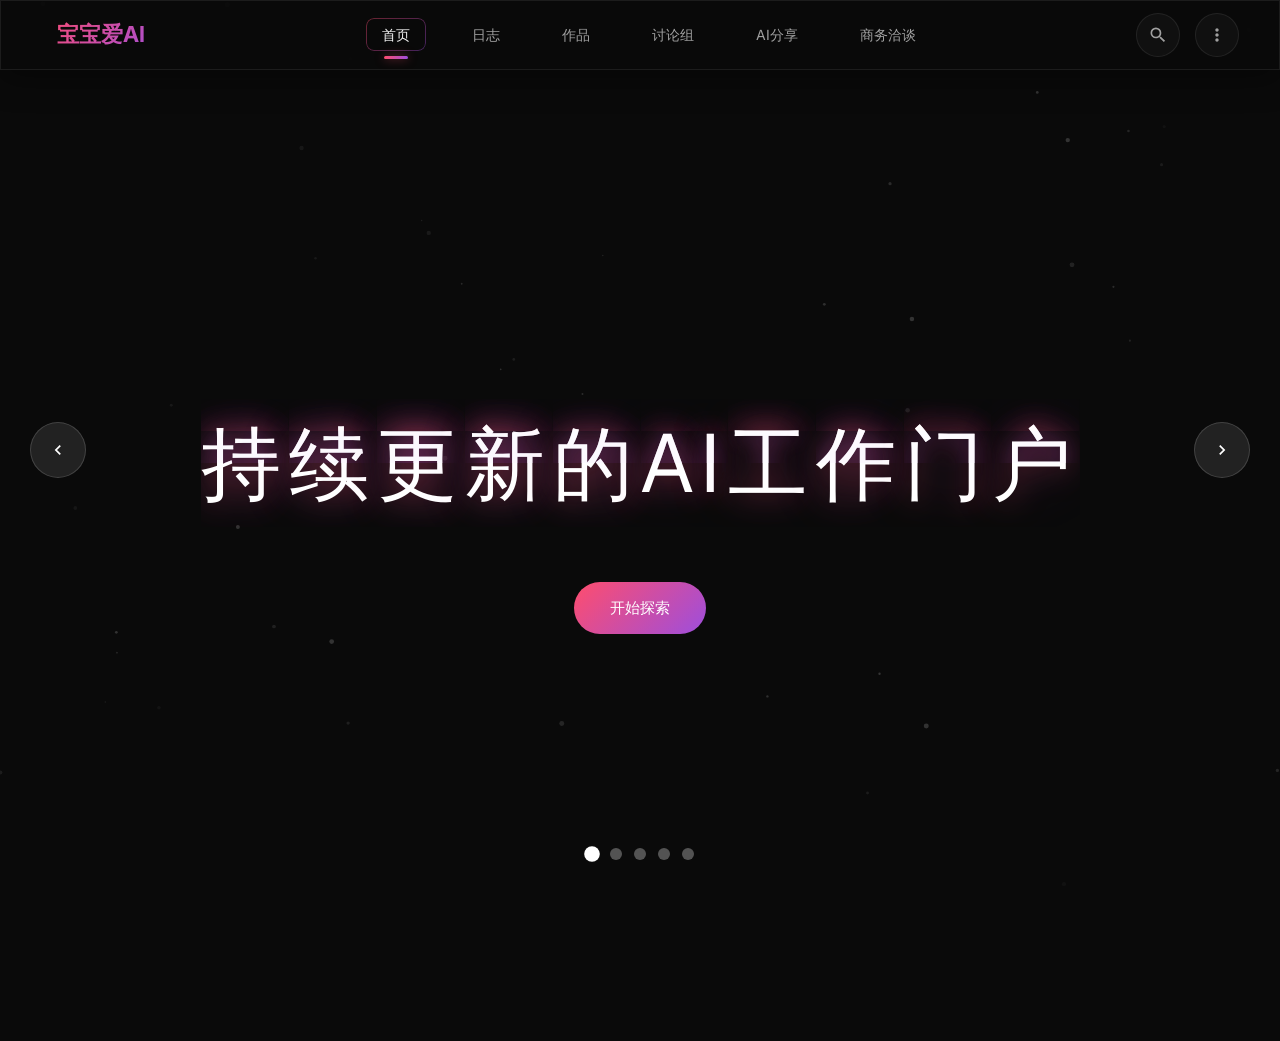
<file: index.html>
<!DOCTYPE html>
<html lang="zh-CN">
<head>
  <meta charset="UTF-8">
  <meta name="viewport" content="width=device-width, initial-scale=1.0">
  <title>宝宝爱AI - 持续更新的AI工作门户</title>
  <meta name="description" content="宝宝爱AI是一个持续更新的中文AI门户网站，展示AI作品、记录AI工作日志、分享提示词和工具经验。">
  <link rel="stylesheet" href="css/style.css">
</head>
<body>
  <nav class="nav-bar glass-nav">
    <a href="index.html" class="nav-logo">宝宝爱AI</a>
    <div class="nav-menu">
      <div class="nav-item-wrapper">
        <a href="index.html" class="nav-item active">首页</a>
      </div>
      <div class="nav-item-wrapper has-dropdown">
        <a href="logs.html" class="nav-item">日志</a>
        <div class="nav-dropdown">
          <div class="dropdown-section main-section">
            <div class="dropdown-title">AI日志</div>
            <div class="dropdown-desc">记录AI工作日常，分享学习心得</div>
          </div>
          <div class="dropdown-links">
            <a href="logs.html" class="dropdown-link">
              <span class="link-title">最新日志</span>
              <span class="link-desc">查看最新更新的AI工作记录</span>
            </a>
            <a href="#" class="dropdown-link">
              <span class="link-title">技术笔记</span>
              <span class="link-desc">AI技术学习和实践笔记</span>
            </a>
            <a href="#" class="dropdown-link">
              <span class="link-title">工具评测</span>
              <span class="link-desc">各类AI工具的使用体验</span>
            </a>
          </div>
        </div>
      </div>
      <div class="nav-item-wrapper has-dropdown">
        <a href="works.html" class="nav-item">作品</a>
        <div class="nav-dropdown">
          <div class="dropdown-section main-section">
            <div class="dropdown-title">AI作品</div>
            <div class="dropdown-desc">探索200+ AI生成的创意作品</div>
          </div>
          <div class="dropdown-links">
            <a href="works.html" class="dropdown-link">
              <span class="link-title">网站作品</span>
              <span class="link-desc">AI辅助设计的网站项目</span>
            </a>
            <a href="#" class="dropdown-link">
              <span class="link-title">自动化脚本</span>
              <span class="link-desc">提升效率的自动化工具</span>
            </a>
            <a href="#" class="dropdown-link">
              <span class="link-title">创意内容</span>
              <span class="link-desc">AI生成的艺术作品</span>
            </a>
          </div>
        </div>
      </div>
      <div class="nav-item-wrapper has-dropdown">
        <a href="bbs.html" class="nav-item">讨论组</a>
        <div class="nav-dropdown">
          <div class="dropdown-section main-section">
            <div class="dropdown-title">讨论组</div>
            <div class="dropdown-desc">AI内容、工具、项目交流社区</div>
          </div>
          <div class="dropdown-links">
            <a href="bbs.html" class="dropdown-link">
              <span class="link-title">最新话题</span>
              <span class="link-desc">参与热门AI讨论</span>
            </a>
            <a href="#" class="dropdown-link">
              <span class="link-title">资源分享</span>
              <span class="link-desc">优质AI资源推荐</span>
            </a>
            <a href="#" class="dropdown-link">
              <span class="link-title">问题求助</span>
              <span class="link-desc">寻求AI相关问题解答</span>
            </a>
          </div>
        </div>
      </div>
      <div class="nav-item-wrapper has-dropdown">
        <a href="share.html" class="nav-item">AI分享</a>
        <div class="nav-dropdown">
          <div class="dropdown-section main-section">
            <div class="dropdown-title">AI分享</div>
            <div class="dropdown-desc">精选100+实用提示词和工具</div>
          </div>
          <div class="dropdown-links">
            <a href="share.html" class="dropdown-link">
              <span class="link-title">提示词库</span>
              <span class="link-desc">高质量提示词合集</span>
            </a>
            <a href="#" class="dropdown-link">
              <span class="link-title">工具推荐</span>
              <span class="link-desc">好用的AI工具推荐</span>
            </a>
            <a href="#" class="dropdown-link">
              <span class="link-title">学习路径</span>
              <span class="link-desc">AI学习资源整理</span>
            </a>
          </div>
        </div>
      </div>
      <div class="nav-item-wrapper has-dropdown">
        <a href="business.html" class="nav-item">商务洽谈</a>
        <div class="nav-dropdown">
          <div class="dropdown-section main-section">
            <div class="dropdown-title">商务合作</div>
            <div class="dropdown-desc">网站搭建、自动化、项目包装</div>
          </div>
          <div class="dropdown-links">
            <a href="business.html" class="dropdown-link">
              <span class="link-title">网站开发</span>
              <span class="link-desc">专业网站设计与开发</span>
            </a>
            <a href="#" class="dropdown-link">
              <span class="link-title">自动化开发</span>
              <span class="link-desc">定制化自动化解决方案</span>
            </a>
            <a href="#" class="dropdown-link">
              <span class="link-title">项目包装</span>
              <span class="link-desc">项目展示和推广服务</span>
            </a>
          </div>
        </div>
      </div>
    </div>
    <div class="nav-right">
      <button class="nav-btn search-btn">
        <svg viewBox="0 0 24 24">
          <path d="M15.5 14h-.79l-.28-.27A6.47 6.47 0 0 0 16 9.5 6.5 6.5 0 1 0 9.5 16c1.61 0 3.09-.59 4.23-1.57l.27.28v.79l5 4.99L20.49 19l-4.99-5zm-6 0C7.01 14 5 11.99 5 9.5S7.01 5 9.5 5 14 7.01 14 9.5 11.99 14 9.5 14z"/>
        </svg>
      </button>
      <button class="nav-btn more-btn">
        <svg viewBox="0 0 24 24">
          <path d="M12 8c1.1 0 2-.9 2-2s-.9-2-2-2-2 .9-2 2 .9 2 2 2zm0 2c-1.1 0-2 .9-2 2s.9 2 2 2 2-.9 2-2-.9-2-2-2zm0 6c-1.1 0-2 .9-2 2s.9 2 2 2 2-.9 2-2-.9-2-2-2z"/>
        </svg>
      </button>
      <button class="nav-btn mobile-menu-btn">
        <svg viewBox="0 0 24 24">
          <path d="M3 18h18v-2H3v2zm0-5h18v-2H3v2zm0-7v2h18V6H3z"/>
        </svg>
      </button>
    </div>
  </nav>

  <div class="hero-slider">
    <div class="slider-container">
      <div class="slide">
        <div class="slide-base-image" style="background-image: url('https://images.higgs.ai/?default=1&output=webp&url=https%3A%2F%2Fd8j0ntlcm91z4.cloudfront.net%2Fuser_38xzZboKViGWJOttwIXH07lWA1P%2Fhf_20260609_195923_b0ba8ace-1d1d-4f2c-9a28-1ab84b330680.png&w=1280&q=85');"></div>
        <div class="slide-reveal-layer">
          <canvas class="reveal-canvas"></canvas>
          <div class="slide-reveal-image" style="background-image: url('https://images.higgs.ai/?default=1&output=webp&url=https%3A%2F%2Fd8j0ntlcm91z4.cloudfront.net%2Fuser_38xzZboKViGWJOttwIXH07lWA1P%2Fhf_20260609_201152_bba90a12-bf12-459f-91f0-51f237dbaf3b.png&w=1280&q=85');"></div>
        </div>
        <div class="slide-content">
          <div class="shutter-text-container">
            <div class="shutter-text" data-text="持续更新的AI工作门户">
              <span class="shutter-char">持</span><span class="shutter-char">续</span><span class="shutter-char">更</span><span class="shutter-char">新</span><span class="shutter-char">的</span><span class="shutter-char">AI</span><span class="shutter-char">工</span><span class="shutter-char">作</span><span class="shutter-char">门</span><span class="shutter-char">户</span>
            </div>
          </div>
          <a href="works.html" class="slide-cta">开始探索</a>
        </div>
      </div>
      <div class="slide gradient-dots-slide">
        <div class="slide-black-bg"></div>
        <canvas class="gradient-dots-canvas"></canvas>
        <canvas class="vortex-canvas"></canvas>
        <div class="slide-content">
          <div class="shutter-text-container">
            <div class="shutter-text" data-text="AI作品">
              <span class="shutter-char">AI</span><span class="shutter-char">作</span><span class="shutter-char">品</span>
            </div>
          </div>
          <div class="shutter-text-container">
            <div class="shutter-text subtitle" data-text="网站、自动化、内容生产">
              <span class="shutter-char">网</span><span class="shutter-char">站</span><span class="shutter-char">、</span><span class="shutter-char">自</span><span class="shutter-char">动</span><span class="shutter-char">化</span><span class="shutter-char">、</span><span class="shutter-char">内</span><span class="shutter-char">容</span><span class="shutter-char">生</span><span class="shutter-char">产</span>
            </div>
          </div>
          <a href="works.html" class="slide-cta">浏览作品</a>
        </div>
      </div>
      <div class="slide spatial-dark-slide">
        <div class="slide-black-bg"></div>
        <canvas class="wavy-canvas"></canvas>
        <div class="spatial-hero-container">
          <canvas class="spatial-canvas"></canvas>
          <div class="spatial-floating-images">
            <div class="floating-card" data-parallax="1.2">
              <div class="floating-card-icon">APP</div>
              <div class="floating-card-title">提示词库</div>
            </div>
            <div class="floating-card" data-parallax="0.8">
              <div class="floating-card-icon">TOOL</div>
              <div class="floating-card-title">工具分享</div>
            </div>
            <div class="floating-card" data-parallax="1.5">
              <div class="floating-card-icon">WORK</div>
              <div class="floating-card-title">工作流</div>
            </div>
            <div class="floating-card" data-parallax="0.6">
              <div class="floating-card-icon">TIPS</div>
              <div class="floating-card-title">经验技巧</div>
            </div>
          </div>
        </div>
        <div class="slide-content">
          <div class="slide-title">
            <div class="shutter-text-container">
              <div class="shutter-text" data-text="全站搜索相关内容">
                <span class="shutter-char">全</span><span class="shutter-char">站</span><span class="shutter-char">搜</span><span class="shutter-char">索</span><span class="shutter-char">相</span><span class="shutter-char">关</span><span class="shutter-char">内</span><span class="shutter-char">容</span>
              </div>
            </div>
          </div>
          <div class="spatial-glass-bar search-in-content">
            <div class="spatial-search-input-wrapper">
              <svg class="spatial-search-icon" viewBox="0 0 24 24"><path d="M15.5 14h-.79l-.28-.27A6.47 6.47 0 0 0 16 9.5 6.5 6.5 0 1 0 9.5 16c1.61 0 3.09-.59 4.23-1.57l.27.28v.79l5 4.99L20.49 19l-4.99-5zm-6 0C7.01 14 5 11.99 5 9.5S7.01 5 9.5 5 14 7.01 14 9.5 11.99 14 9.5 14z"/></svg>
              <input type="text" class="spatial-search-input" placeholder="搜索 AI 内容、提示词、工具...">
              <div class="spatial-search-suggestions">
                <span class="search-tag">提示词</span>
                <span class="search-tag">AI工具</span>
                <span class="search-tag">自动化</span>
                <span class="search-tag">网站搭建</span>
              </div>
            </div>
          </div>
          <a href="#" class="slide-cta" onclick="event.preventDefault();document.querySelector('.spatial-search-input').focus();">开始搜索</a>
        </div>
      </div>
      <div class="slide bloom-slide">
        <div class="slide-black-bg"></div>
        <canvas class="vortex-canvas-page4"></canvas>
        <div class="slide-content">
          <div class="slide-title">
            <div class="shutter-text-container">
              <div class="shutter-text" data-text="讨论组">
                <span class="shutter-char">讨</span><span class="shutter-char">论</span><span class="shutter-char">组</span>
              </div>
            </div>
          </div>
          <div class="slide-subtitle">
            <div class="shutter-text-container">
              <div class="shutter-text subtitle" data-text="AI内容、工具、项目">
                <span class="shutter-char">AI</span><span class="shutter-char">内</span><span class="shutter-char">容</span><span class="shutter-char">、</span><span class="shutter-char">工</span><span class="shutter-char">具</span><span class="shutter-char">、</span><span class="shutter-char">项</span><span class="shutter-char">目</span>
              </div>
            </div>
          </div>
          <a href="bbs.html" class="slide-cta">进入讨论</a>
        </div>
      </div>
      <div class="slide bloom-feature-slide">
        <div class="slide-black-bg"></div>
        <canvas class="bloom-feature-canvas"></canvas>
        <div class="feature-cards-container">
          <div class="feature-card liquid-glass">
            <div class="feature-icon">
              <svg viewBox="0 0 24 24" fill="none" stroke="currentColor" stroke-width="1.5">
                <circle cx="12" cy="12" r="10"/>
                <circle cx="12" cy="12" r="4"/>
              </svg>
            </div>
            <div class="feature-title">AI作品</div>
            <div class="feature-desc">探索200+ AI生成的创意作品，涵盖网站、自动化、内容生产等领域</div>
          </div>
          <div class="feature-card liquid-glass">
            <div class="feature-icon">
              <svg viewBox="0 0 24 24" fill="none" stroke="currentColor" stroke-width="1.5">
                <polygon points="12 2 15.09 8.26 22 9.27 17 14.14 18.18 21.02 12 17.77 5.82 21.02 7 14.14 2 9.27 8.91 8.26 12 2"/>
              </svg>
            </div>
            <div class="feature-title">提示词库</div>
            <div class="feature-desc">精选100+实用提示词，涵盖各种AI工具和场景</div>
          </div>
          <div class="feature-card liquid-glass">
            <div class="feature-icon">
              <svg viewBox="0 0 24 24" fill="none" stroke="currentColor" stroke-width="1.5">
                <path d="M13 2L3 14h9l-1 8 10-12h-9l1-8z"/>
              </svg>
            </div>
            <div class="feature-title">商务合作</div>
            <div class="feature-desc">网站搭建、自动化脚本、项目包装，专业服务助您成功</div>
          </div>
        </div>
        <div class="slide-content">
          <div class="slide-title">
            <div class="shutter-text-container">
              <div class="shutter-text" data-text="商务洽谈">
                <span class="shutter-char">商</span><span class="shutter-char">务</span><span class="shutter-char">洽</span><span class="shutter-char">谈</span>
              </div>
            </div>
          </div>
          <div class="slide-subtitle">
            <div class="shutter-text-container">
              <div class="shutter-text subtitle" data-text="网站、自动化、项目包装">
                <span class="shutter-char">网</span><span class="shutter-char">站</span><span class="shutter-char">、</span><span class="shutter-char">自</span><span class="shutter-char">动</span><span class="shutter-char">化</span><span class="shutter-char">、</span><span class="shutter-char">项</span><span class="shutter-char">目</span><span class="shutter-char">包</span><span class="shutter-char">装</span>
              </div>
            </div>
          </div>
          <a href="business.html" class="slide-cta">联系合作</a>
        </div>
      </div>
    </div>
    
    <div class="slide-arrow prev">
      <svg viewBox="0 0 24 24">
        <path d="M15.41 7.41L14 6l-6 6 6 6 1.41-1.41L10.83 12z"/>
      </svg>
    </div>
    <div class="slide-arrow next">
      <svg viewBox="0 0 24 24">
        <path d="M10 6L8.59 7.41 13.17 12l-4.58 4.59L10 18l6-6z"/>
      </svg>
    </div>
    
    <div class="slide-nav">
      <div class="slide-dot active"></div>
      <div class="slide-dot"></div>
      <div class="slide-dot"></div>
      <div class="slide-dot"></div>
      <div class="slide-dot"></div>
    </div>
  </div>

  <div class="more-menu">
    <a href="tools.html" class="more-menu-item">
      <svg viewBox="0 0 24 24"><path d="M19.43 12.98c.04-.32.07-.64.07-.98s-.03-.66-.07-.98l2.11-1.65c.19-.15.24-.42.12-.64l-2-3.46c-.12-.22-.37-.3-.59-.22l-2.49 1c-.52-.39-1.08-.7-1.66-.94l-.38-2.65c-.03-.24-.24-.42-.48-.42h-4c-.24 0-.45.18-.48.42l-.38 2.65c-.58.24-1.14.55-1.66.94l-2.49-1c-.22-.08-.47 0-.59.22l-2 3.46c-.12.22-.07.49.12.64l2.11 1.65c-.04.32-.07.64-.07.98s.03.66.07.98l-2.11 1.65c-.19.15-.24.42-.12.64l2 3.46c.12.22.37.3.59.22l2.49-1c.52.39 1.08.7 1.66.94l.38 2.65c.03.24.24.42.48.42h4c.24 0 .45-.18.48-.42l.38-2.65c.58-.24 1.14-.55 1.66-.94l2.49 1c.22.08.47 0 .59-.22l2-3.46c.12-.22.07-.49-.12-.64l-2.11-1.65zM12 15.6c-1.98 0-3.6-1.62-3.6-3.6s1.62-3.6 3.6-3.6 3.6 1.62 3.6 3.6-1.62 3.6-3.6 3.6z"/></svg>
      <span>AI工具箱</span>
    </a>
    <a href="go.html" class="more-menu-item">
      <svg viewBox="0 0 24 24"><path d="M10 6v2h2V6h2v6h2V6h2v10H10V6zm-8 0v10h2V6H2zm0 12h16v2H2v-2z"/></svg>
      <span>外部入口</span>
    </a>
    <a href="about.html" class="more-menu-item">
      <svg viewBox="0 0 24 24"><path d="M12 12c2.21 0 4-1.79 4-4s-1.79-4-4-4-4 1.79-4 4 1.79 4 4 4zm0 2c-2.67 0-8 1.34-8 4v2h16v-2c0-2.66-5.33-4-8-4z"/></svg>
      <span>关于宝宝爱AI</span>
    </a>
  </div>

  <div class="mobile-nav-overlay">
    <div class="mobile-nav-close">
      <svg viewBox="0 0 24 24">
        <path d="M19 6.41L17.59 5 12 10.59 6.41 5 5 6.41 10.59 12 5 17.59 6.41 19 12 13.41 17.59 19 19 17.59 13.41 12z"/>
      </svg>
    </div>
    <a href="index.html" class="mobile-nav-item active">首页</a>
    <a href="logs.html" class="mobile-nav-item">日志</a>
    <a href="works.html" class="mobile-nav-item">作品</a>
    <a href="bbs.html" class="mobile-nav-item">讨论组</a>
    <a href="share.html" class="mobile-nav-item">AI分享</a>
    <a href="business.html" class="mobile-nav-item">商务洽谈</a>
    <a href="tools.html" class="mobile-nav-item">AI工具箱</a>
    <a href="go.html" class="mobile-nav-item">外部入口</a>
    <a href="about.html" class="mobile-nav-item">关于宝宝爱AI</a>
  </div>

  <div class="search-overlay">
    <div class="search-input-wrapper">
      <input type="text" class="search-input" placeholder="搜索 AI 内容、作品、提示词...">
      <div class="search-close">
        <svg viewBox="0 0 24 24">
          <path d="M19 6.41L17.59 5 12 10.59 6.41 5 5 6.41 10.59 12 5 17.59 6.41 19 12 13.41 17.59 19 19 17.59 13.41 12z"/>
        </svg>
      </div>
    </div>
    <div class="search-suggestions">
      <div class="search-suggestions-title">热门搜索</div>
      <div class="search-tags">
        <span class="search-tag">提示词</span>
        <span class="search-tag">AI图片</span>
        <span class="search-tag">AI视频</span>
        <span class="search-tag">网站搭建</span>
        <span class="search-tag">自动化</span>
        <span class="search-tag">作品案例</span>
        <span class="search-tag">商务合作</span>
      </div>
    </div>
    <div class="search-links">
      <a href="logs.html" class="search-link-item">
        <svg viewBox="0 0 24 24"><path d="M19 3h-1V1h-2v2H8V1H6v2H5c-1.11 0-1.99.9-1.99 2L3 19c0 1.1.89 2 2 2h14c1.1 0 2-.9 2-2V5c0-1.1-.9-2-2-2zm0 16H5V8h14v11zM9 10H7v2h2v-2zm4 0h-2v2h2v-2zm4 0h-2v2h2v-2zm-8 4H7v2h2v-2zm4 0h-2v2h2v-2zm4 0h-2v2h2v-2z"/></svg>
        <span>日志</span>
      </a>
      <a href="works.html" class="search-link-item">
        <svg viewBox="0 0 24 24"><path d="M21 19V5c0-1.1-.9-2-2-2H5c-1.1 0-2 .9-2 2v14c0 1.1.9 2 2 2h14c1.1 0 2-.9 2-2zM8.5 13.5l2.5 3.01L14.5 12l4.5 6H5l3.5-4.5z"/></svg>
        <span>作品</span>
      </a>
      <a href="share.html" class="search-link-item">
        <svg viewBox="0 0 24 24"><path d="M18 16.08c-.76 0-1.44.3-1.96.77L8.91 12.7c.05-.23.09-.46.09-.7s-.04-.47-.09-.7l7.05-4.11c.54.5 1.25.81 2.04.81 1.66 0 3-1.34 3-3s-1.34-3-3-3-3 1.34-3 3c0 .24.04.47.09.7L8.04 9.81C7.5 9.31 6.79 9 6 9c-1.66 0-3 1.34-3 3s1.34 3 3 3c.79 0 1.5-.31 2.04-.81l7.12 4.16c-.05.21-.08.43-.08.65 0 1.61 1.31 2.92 2.92 2.92s2.92-1.31 2.92-2.92-1.31-2.92-2.92-2.92z"/></svg>
        <span>AI分享</span>
      </a>
    </div>
  </div>

  <footer class="footer">
    <div class="footer-text">© 2024 宝宝爱AI · 持续更新的 AI 工作门户</div>
    <div class="footer-links">
      <a href="about.html" class="footer-link">关于</a>
      <a href="business.html" class="footer-link">商务合作</a>
    </div>
  </footer>

  <script src="js/main.js"></script>
</body>
</html>
</file>
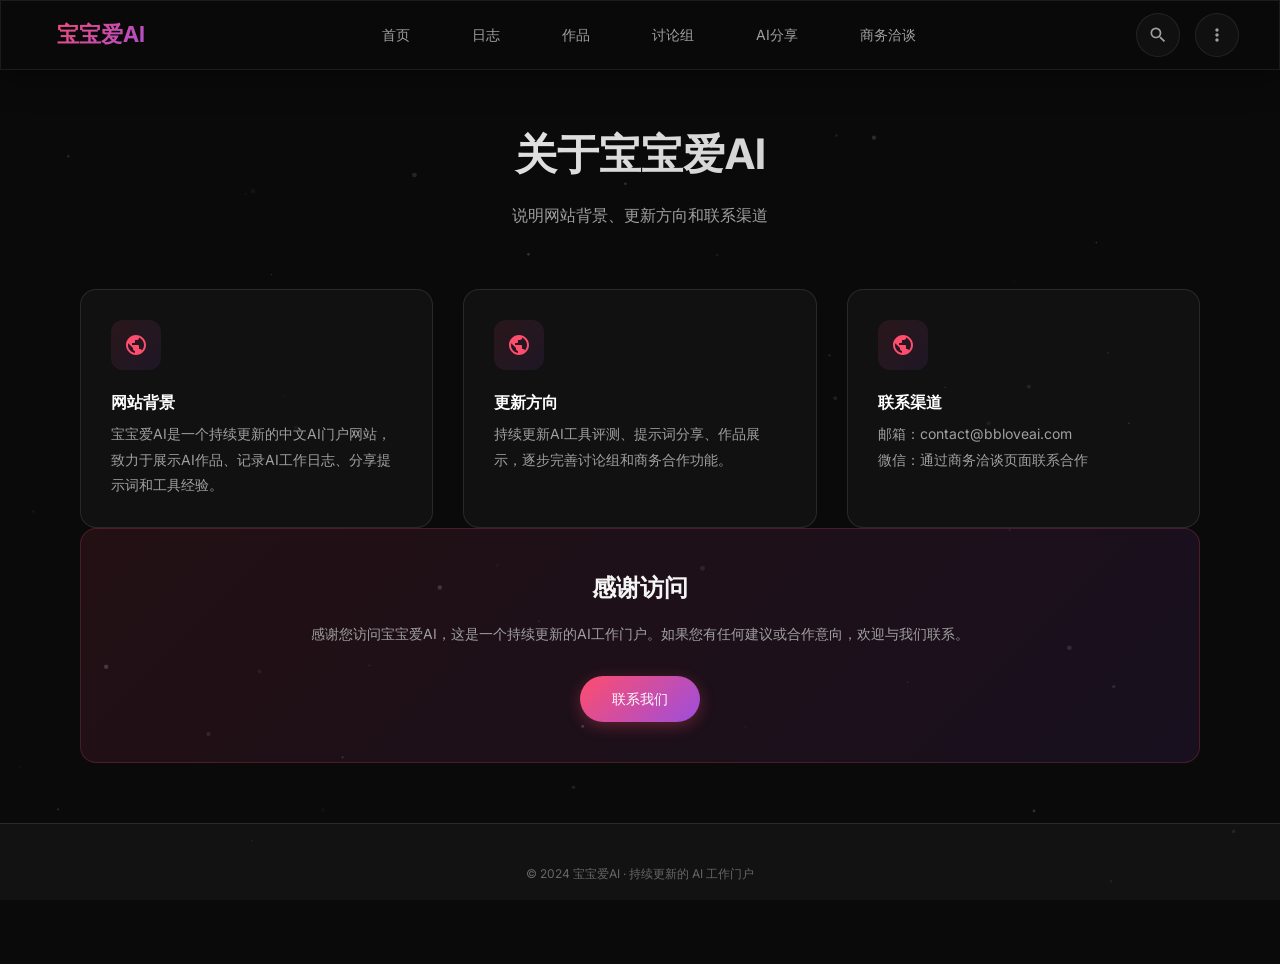
<file: about.html>
<!DOCTYPE html>
<html lang="zh-CN">
<head>
  <meta charset="UTF-8">
  <meta name="viewport" content="width=device-width, initial-scale=1.0">
  <title>关于宝宝爱AI</title>
  <meta name="description" content="说明网站背景、更新方向和联系渠道">
  <link rel="stylesheet" href="css/style.css">
</head>
<body>
  <nav class="nav-bar glass-nav">
    <a href="index.html" class="nav-logo">宝宝爱AI</a>
    <div class="nav-menu">
      <a href="index.html" class="nav-item">首页</a>
      <a href="logs.html" class="nav-item">日志</a>
      <a href="works.html" class="nav-item">作品</a>
      <a href="bbs.html" class="nav-item">讨论组</a>
      <a href="share.html" class="nav-item">AI分享</a>
      <a href="business.html" class="nav-item">商务洽谈</a>
    </div>
    <div class="nav-right">
      <button class="nav-btn search-btn">
        <svg viewBox="0 0 24 24">
          <path d="M15.5 14h-.79l-.28-.27A6.47 6.47 0 0 0 16 9.5 6.5 6.5 0 1 0 9.5 16c1.61 0 3.09-.59 4.23-1.57l.27.28v.79l5 4.99L20.49 19l-4.99-5zm-6 0C7.01 14 5 11.99 5 9.5S7.01 5 9.5 5 14 7.01 14 9.5 11.99 14 9.5 14z"/>
        </svg>
      </button>
      <button class="nav-btn more-btn">
        <svg viewBox="0 0 24 24">
          <path d="M12 8c1.1 0 2-.9 2-2s-.9-2-2-2-2 .9-2 2 .9 2 2 2zm0 2c-1.1 0-2 .9-2 2s.9 2 2 2 2-.9 2-2-.9-2-2-2zm0 6c-1.1 0-2 .9-2 2s.9 2 2 2 2-.9 2-2-.9-2-2-2z"/>
        </svg>
      </button>
      <button class="nav-btn mobile-menu-btn">
        <svg viewBox="0 0 24 24">
          <path d="M3 18h18v-2H3v2zm0-5h18v-2H3v2zm0-7v2h18V6H3z"/>
        </svg>
      </button>
    </div>
  </nav>

  <div class="page-container">
    <div class="page-header">
      <h1 class="page-title">关于宝宝爱AI</h1>
      <p class="page-subtitle">说明网站背景、更新方向和联系渠道</p>
    </div>

    <div class="card-grid">
      <div class="card">
        <div class="card-icon">
          <svg viewBox="0 0 24 24"><path d="M12 2C6.48 2 2 6.48 2 12s4.48 10 10 10 10-4.48 10-10S17.52 2 12 2zm-1 17.93c-3.95-.49-7-3.85-7-7.93 0-.62.08-1.21.21-1.79L9 15v1c0 1.1.9 2 2 2v1.93zm6.9-2.54c-.26-.81-1-1.39-1.9-1.39h-1v-3c0-.55-.45-1-1-1H8v-2h2c.55 0 1-.45 1-1V7h2c1.1 0 2-.9 2-2v-.41c2.93 1.19 5 4.06 5 7.41 0 2.08-.8 3.97-2.1 5.39z"/></svg>
        </div>
        <h3 class="card-title">网站背景</h3>
        <p class="card-desc">宝宝爱AI是一个持续更新的中文AI门户网站，致力于展示AI作品、记录AI工作日志、分享提示词和工具经验。</p>
      </div>

      <div class="card">
        <div class="card-icon">
          <svg viewBox="0 0 24 24"><path d="M12 2C6.48 2 2 6.48 2 12s4.48 10 10 10 10-4.48 10-10S17.52 2 12 2zm-1 17.93c-3.95-.49-7-3.85-7-7.93 0-.62.08-1.21.21-1.79L9 15v1c0 1.1.9 2 2 2v1.93zm6.9-2.54c-.26-.81-1-1.39-1.9-1.39h-1v-3c0-.55-.45-1-1-1H8v-2h2c.55 0 1-.45 1-1V7h2c1.1 0 2-.9 2-2v-.41c2.93 1.19 5 4.06 5 7.41 0 2.08-.8 3.97-2.1 5.39z"/></svg>
        </div>
        <h3 class="card-title">更新方向</h3>
        <p class="card-desc">持续更新AI工具评测、提示词分享、作品展示，逐步完善讨论组和商务合作功能。</p>
      </div>

      <div class="card">
        <div class="card-icon">
          <svg viewBox="0 0 24 24"><path d="M12 2C6.48 2 2 6.48 2 12s4.48 10 10 10 10-4.48 10-10S17.52 2 12 2zm-1 17.93c-3.95-.49-7-3.85-7-7.93 0-.62.08-1.21.21-1.79L9 15v1c0 1.1.9 2 2 2v1.93zm6.9-2.54c-.26-.81-1-1.39-1.9-1.39h-1v-3c0-.55-.45-1-1-1H8v-2h2c.55 0 1-.45 1-1V7h2c1.1 0 2-.9 2-2v-.41c2.93 1.19 5 4.06 5 7.41 0 2.08-.8 3.97-2.1 5.39z"/></svg>
        </div>
        <h3 class="card-title">联系渠道</h3>
        <p class="card-desc">邮箱：contact@bbloveai.com<br>微信：通过商务洽谈页面联系合作</p>
      </div>
    </div>

    <div class="contact-box">
      <h3 class="contact-title">感谢访问</h3>
      <p class="contact-desc">感谢您访问宝宝爱AI，这是一个持续更新的AI工作门户。如果您有任何建议或合作意向，欢迎与我们联系。</p>
      <a href="business.html" class="btn-primary">联系我们</a>
    </div>
  </div>

  <div class="more-menu">
    <a href="tools.html" class="more-menu-item">
      <svg viewBox="0 0 24 24"><path d="M19.43 12.98c.04-.32.07-.64.07-.98s-.03-.66-.07-.98l2.11-1.65c.19-.15.24-.42.12-.64l-2-3.46c-.12-.22-.37-.3-.59-.22l-2.49 1c-.52-.39-1.08-.7-1.66-.94l-.38-2.65c-.03-.24-.24-.42-.48-.42h-4c-.24 0-.45.18-.48.42l-.38 2.65c-.58.24-1.14.55-1.66.94l-2.49-1c-.22-.08-.47 0-.59.22l-2 3.46c-.12.22-.07.49.12.64l2.11 1.65c-.04.32-.07.64-.07.98s.03.66.07.98l-2.11 1.65c-.19.15-.24.42-.12.64l2 3.46c.12.22.37.3.59.22l2.49-1c.52.39 1.08.7 1.66.94l.38 2.65c.03.24.24.42.48.42h4c.24 0 .45-.18.48-.42l.38-2.65c.58-.24 1.14-.55 1.66-.94l2.49 1c.22.08.47 0 .59-.22l2-3.46c.12-.22.07-.49-.12-.64l-2.11-1.65zM12 15.6c-1.98 0-3.6-1.62-3.6-3.6s1.62-3.6 3.6-3.6 3.6 1.62 3.6 3.6-1.62 3.6-3.6 3.6z"/></svg>
      <span>AI工具箱</span>
    </a>
    <a href="go.html" class="more-menu-item">
      <svg viewBox="0 0 24 24"><path d="M10 6v2h2V6h2v6h2V6h2v10H10V6zm-8 0v10h2V6H2zm0 12h16v2H2v-2z"/></svg>
      <span>外部入口</span>
    </a>
    <a href="about.html" class="more-menu-item">
      <svg viewBox="0 0 24 24"><path d="M12 12c2.21 0 4-1.79 4-4s-1.79-4-4-4-4 1.79-4 4 1.79 4 4 4zm0 2c-2.67 0-8 1.34-8 4v2h16v-2c0-2.66-5.33-4-8-4z"/></svg>
      <span>关于宝宝爱AI</span>
    </a>
  </div>

  <div class="mobile-nav-overlay">
    <div class="mobile-nav-close">
      <svg viewBox="0 0 24 24">
        <path d="M19 6.41L17.59 5 12 10.59 6.41 5 5 6.41 10.59 12 5 17.59 6.41 19 12 13.41 17.59 19 19 17.59 13.41 12z"/>
      </svg>
    </div>
    <a href="index.html" class="mobile-nav-item">首页</a>
    <a href="logs.html" class="mobile-nav-item">日志</a>
    <a href="works.html" class="mobile-nav-item">作品</a>
    <a href="bbs.html" class="mobile-nav-item">讨论组</a>
    <a href="share.html" class="mobile-nav-item">AI分享</a>
    <a href="business.html" class="mobile-nav-item">商务洽谈</a>
    <a href="tools.html" class="mobile-nav-item">AI工具箱</a>
    <a href="go.html" class="mobile-nav-item">外部入口</a>
    <a href="about.html" class="mobile-nav-item active">关于宝宝爱AI</a>
  </div>

  <div class="search-overlay">
    <div class="search-input-wrapper">
      <input type="text" class="search-input" placeholder="搜索 AI 内容、作品、提示词...">
      <div class="search-close">
        <svg viewBox="0 0 24 24">
          <path d="M19 6.41L17.59 5 12 10.59 6.41 5 5 6.41 10.59 12 5 17.59 6.41 19 12 13.41 17.59 19 19 17.59 13.41 12z"/>
        </svg>
      </div>
    </div>
    <div class="search-suggestions">
      <div class="search-suggestions-title">热门搜索</div>
      <div class="search-tags">
        <span class="search-tag">提示词</span>
        <span class="search-tag">AI图片</span>
        <span class="search-tag">AI视频</span>
        <span class="search-tag">网站搭建</span>
        <span class="search-tag">自动化</span>
        <span class="search-tag">作品案例</span>
        <span class="search-tag">商务合作</span>
      </div>
    </div>
    <div class="search-links">
      <a href="logs.html" class="search-link-item">
        <svg viewBox="0 0 24 24"><path d="M19 3h-1V1h-2v2H8V1H6v2H5c-1.11 0-1.99.9-1.99 2L3 19c0 1.1.89 2 2 2h14c1.1 0 2-.9 2-2V5c0-1.1-.9-2-2-2zm0 16H5V8h14v11zM9 10H7v2h2v-2zm4 0h-2v2h2v-2zm4 0h-2v2h2v-2zm-8 4H7v2h2v-2zm4 0h-2v2h2v-2zm4 0h-2v2h2v-2z"/></svg>
        <span>日志</span>
      </a>
      <a href="works.html" class="search-link-item">
        <svg viewBox="0 0 24 24"><path d="M21 19V5c0-1.1-.9-2-2-2H5c-1.1 0-2 .9-2 2v14c0 1.1.9 2 2 2h14c1.1 0 2-.9 2-2zM8.5 13.5l2.5 3.01L14.5 12l4.5 6H5l3.5-4.5z"/></svg>
        <span>作品</span>
      </a>
      <a href="share.html" class="search-link-item">
        <svg viewBox="0 0 24 24"><path d="M18 16.08c-.76 0-1.44.3-1.96.77L8.91 12.7c.05-.23.09-.46.09-.7s-.04-.47-.09-.7l7.05-4.11c.54.5 1.25.81 2.04.81 1.66 0 3-1.34 3-3s-1.34-3-3-3-3 1.34-3 3c0 .24.04.47.09.7L8.04 9.81C7.5 9.31 6.79 9 6 9c-1.66 0-3 1.34-3 3s1.34 3 3 3c.79 0 1.5-.31 2.04-.81l7.12 4.16c-.05.21-.08.43-.08.65 0 1.61 1.31 2.92 2.92 2.92s2.92-1.31 2.92-2.92-1.31-2.92-2.92-2.92z"/></svg>
        <span>AI分享</span>
      </a>
    </div>
  </div>

  <footer class="footer">
    <div class="footer-text">© 2024 宝宝爱AI · 持续更新的 AI 工作门户</div>
    <div class="footer-links">
      <a href="about.html" class="footer-link">关于</a>
      <a href="business.html" class="footer-link">商务合作</a>
    </div>
  </footer>

  <script src="js/main.js"></script>
</body>
</html>
</file>
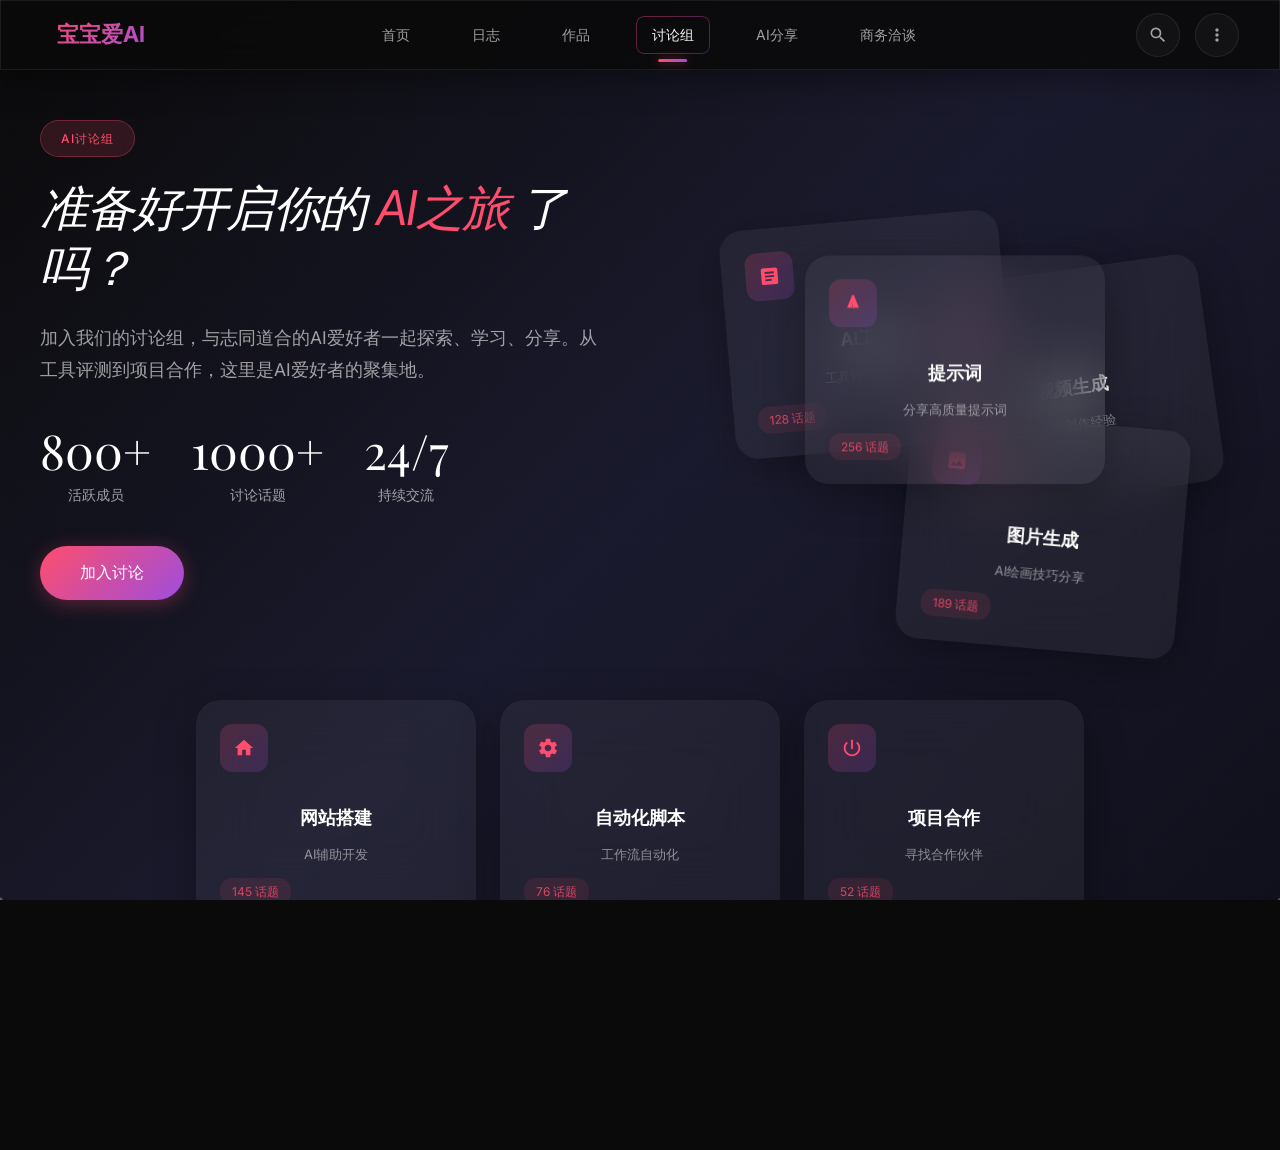
<file: bbs.html>
<!DOCTYPE html>
<html lang="zh-CN">
<head>
  <meta charset="UTF-8">
  <meta name="viewport" content="width=device-width, initial-scale=1.0">
  <title>AI讨论组 - 宝宝爱AI</title>
  <meta name="description" content="围绕AI内容、工具、项目进行讨论，未来升级为独立论坛">
  <link rel="stylesheet" href="css/style.css">
</head>
<body>
  <nav class="nav-bar glass-nav">
    <a href="index.html" class="nav-logo">宝宝爱AI</a>
    <div class="nav-menu">
      <a href="index.html" class="nav-item">首页</a>
      <a href="logs.html" class="nav-item">日志</a>
      <a href="works.html" class="nav-item">作品</a>
      <a href="bbs.html" class="nav-item active">讨论组</a>
      <a href="share.html" class="nav-item">AI分享</a>
      <a href="business.html" class="nav-item">商务洽谈</a>
    </div>
    <div class="nav-right">
      <button class="nav-btn search-btn">
        <svg viewBox="0 0 24 24">
          <path d="M15.5 14h-.79l-.28-.27A6.47 6.47 0 0 0 16 9.5 6.5 6.5 0 1 0 9.5 16c1.61 0 3.09-.59 4.23-1.57l.27.28v.79l5 4.99L20.49 19l-4.99-5zm-6 0C7.01 14 5 11.99 5 9.5S7.01 5 9.5 5 14 7.01 14 9.5 11.99 14 9.5 14z"/>
        </svg>
      </button>
      <button class="nav-btn more-btn">
        <svg viewBox="0 0 24 24">
          <path d="M12 8c1.1 0 2-.9 2-2s-.9-2-2-2-2 .9-2 2 .9 2 2 2zm0 2c-1.1 0-2 .9-2 2s.9 2 2 2 2-.9 2-2-.9-2-2-2zm0 6c-1.1 0-2 .9-2 2s.9 2 2 2 2-.9 2-2-.9-2-2-2z"/>
        </svg>
      </button>
      <button class="nav-btn mobile-menu-btn">
        <svg viewBox="0 0 24 24">
          <path d="M3 18h18v-2H3v2zm0-5h18v-2H3v2zm0-7v2h18V6H3z"/>
        </svg>
      </button>
    </div>
  </nav>

  <div class="bbs-hero-section">
    <div class="grid-background"></div>
    
    <div class="hero-content-row">
      <div class="hero-text-section">
        <div class="hero-badge">AI讨论组</div>
        <h1 class="hero-title">准备好开启你的 <span class="accent-text">AI之旅</span> 了吗？</h1>
        <p class="hero-description">加入我们的讨论组，与志同道合的AI爱好者一起探索、学习、分享。从工具评测到项目合作，这里是AI爱好者的聚集地。</p>
        <div class="hero-stats">
          <div class="stat-item">
            <div class="stat-value">800+</div>
            <div class="stat-label">活跃成员</div>
          </div>
          <div class="stat-item">
            <div class="stat-value">1000+</div>
            <div class="stat-label">讨论话题</div>
          </div>
          <div class="stat-item">
            <div class="stat-value">24/7</div>
            <div class="stat-label">持续交流</div>
          </div>
        </div>
        <button class="hero-cta">加入讨论</button>
      </div>

      <div class="hero-cards-section">
        <div class="floating-card-stack">
          <div class="bbs-card featured-card" data-category="提示词">
            <div class="card-bg"></div>
            <div class="card-content">
              <div class="card-icon">
                <svg viewBox="0 0 24 24"><path d="M11 3L5.5 17h13L13 3h-2zm1 15l-1.5-6.5L13 18h-1z"/></svg>
              </div>
              <div class="card-info">
                <h3 class="card-title">提示词</h3>
                <p class="card-desc">分享高质量提示词</p>
              </div>
              <div class="card-stats">256 话题</div>
            </div>
          </div>

          <div class="bbs-card" data-category="AI工具">
            <div class="card-bg"></div>
            <div class="card-content">
              <div class="card-icon">
                <svg viewBox="0 0 24 24"><path d="M19 3H5c-1.1 0-2 .9-2 2v14c0 1.1.9 2 2 2h14c1.1 0 2-.9 2-2V5c0-1.1-.9-2-2-2zm-5 14H7v-2h7v2zm3-4H7v-2h10v2zm0-4H7V7h10v2z"/></svg>
              </div>
              <div class="card-info">
                <h3 class="card-title">AI工具</h3>
                <p class="card-desc">工具评测与推荐</p>
              </div>
              <div class="card-stats">128 话题</div>
            </div>
          </div>

          <div class="bbs-card" data-category="图片生成">
            <div class="card-bg"></div>
            <div class="card-content">
              <div class="card-icon">
                <svg viewBox="0 0 24 24"><path d="M21 19V5c0-1.1-.9-2-2-2H5c-1.1 0-2 .9-2 2v14c0 1.1.9 2 2 2h14c1.1 0 2-.9 2-2zM8.5 13.5l2.5 3.01L14.5 12l4.5 6H5l3.5-4.5z"/></svg>
              </div>
              <div class="card-info">
                <h3 class="card-title">图片生成</h3>
                <p class="card-desc">AI绘画技巧分享</p>
              </div>
              <div class="card-stats">189 话题</div>
            </div>
          </div>

          <div class="bbs-card" data-category="视频生成">
            <div class="card-bg"></div>
            <div class="card-content">
              <div class="card-icon">
                <svg viewBox="0 0 24 24"><path d="M18 4l2 4h-3l-2-4h-2l2 4h-3l-2-4H8l2 4H7L5 4H4c-1.1 0-1.99.9-1.99 2L2 18c0 1.1.9 2 2 2h16c1.1 0 2-.9 2-2V4h-4z"/></svg>
              </div>
              <div class="card-info">
                <h3 class="card-title">视频生成</h3>
                <p class="card-desc">视频创作经验</p>
              </div>
              <div class="card-stats">98 话题</div>
            </div>
          </div>
        </div>
      </div>
    </div>

    <div class="additional-categories">
      <div class="bbs-card small-card" data-category="网站搭建">
        <div class="card-bg"></div>
        <div class="card-content">
          <div class="card-icon">
            <svg viewBox="0 0 24 24"><path d="M10 20v-6h4v6h5v-8h3L12 3 2 12h3v8z"/></svg>
          </div>
          <div class="card-info">
            <h3 class="card-title">网站搭建</h3>
            <p class="card-desc">AI辅助开发</p>
          </div>
          <div class="card-stats">145 话题</div>
        </div>
      </div>

      <div class="bbs-card small-card" data-category="自动化脚本">
        <div class="card-bg"></div>
        <div class="card-content">
          <div class="card-icon">
            <svg viewBox="0 0 24 24"><path d="M19.43 12.98c.04-.32.07-.64.07-.98s-.03-.66-.07-.98l2.11-1.65c.19-.15.24-.42.12-.64l-2-3.46c-.12-.22-.37-.3-.59-.22l-2.49 1c-.52-.39-1.08-.7-1.66-.94l-.38-2.65c-.03-.24-.24-.42-.48-.42h-4c-.24 0-.45.18-.48.42l-.38 2.65c-.58.24-1.14.55-1.66.94l-2.49-1c-.22-.08-.47 0-.59.22l-2 3.46c-.12.22-.07.49.12.64l2.11 1.65c-.04.32-.07.64-.07.98s.03.66.07.98l-2.11 1.65c-.19.15-.24.42-.12.64l2 3.46c.12.22.37.3.59.22l2.49-1c.52.39 1.08.7 1.66.94l.38 2.65c.03.24.24.42.48.42h4c.24 0 .45-.18.48-.42l.38-2.65c.58-.24 1.14-.55 1.66-.94l2.49 1c.22.08.47 0 .59-.22l2-3.46c.12-.22.07-.49-.12-.64l-2.11-1.65zM12 15.6c-1.98 0-3.6-1.62-3.6-3.6s1.62-3.6 3.6-3.6 3.6 1.62 3.6 3.6-1.62 3.6-3.6 3.6z"/></svg>
          </div>
          <div class="card-info">
            <h3 class="card-title">自动化脚本</h3>
            <p class="card-desc">工作流自动化</p>
          </div>
          <div class="card-stats">76 话题</div>
        </div>
      </div>

      <div class="bbs-card small-card" data-category="项目合作">
        <div class="card-bg"></div>
        <div class="card-content">
          <div class="card-icon">
            <svg viewBox="0 0 24 24"><path d="M13 3h-2v10h2V3zm4.83 2.17l-1.42 1.42C17.99 7.86 19 9.81 19 12c0 3.87-3.13 7-7 7s-7-3.13-7-7c0-2.19 1.01-4.14 2.58-5.42L6.17 5.17C4.23 6.82 3 9.26 3 12c0 4.97 4.03 9 9 9s9-4.03 9-9c0-2.74-1.23-5.18-3.17-6.83z"/></svg>
          </div>
          <div class="card-info">
            <h3 class="card-title">项目合作</h3>
            <p class="card-desc">寻找合作伙伴</p>
          </div>
          <div class="card-stats">52 话题</div>
        </div>
      </div>
    </div>
  </div>

  <div class="more-menu">
    <a href="tools.html" class="more-menu-item">
      <svg viewBox="0 0 24 24"><path d="M19.43 12.98c.04-.32.07-.64.07-.98s-.03-.66-.07-.98l2.11-1.65c.19-.15.24-.42.12-.64l-2-3.46c-.12-.22-.37-.3-.59-.22l-2.49 1c-.52-.39-1.08-.7-1.66-.94l-.38-2.65c-.03-.24-.24-.42-.48-.42h-4c-.24 0-.45.18-.48.42l-.38 2.65c-.58.24-1.14.55-1.66.94l-2.49-1c-.22-.08-.47 0-.59.22l-2 3.46c-.12.22-.07.49.12.64l2.11 1.65c-.04.32-.07.64-.07.98s.03.66.07.98l-2.11 1.65c-.19.15-.24.42-.12.64l2 3.46c.12.22.37.3.59.22l2.49-1c.52.39 1.08.7 1.66.94l.38 2.65c.03.24.24.42.48.42h4c.24 0 .45-.18.48-.42l.38-2.65c.58-.24 1.14-.55 1.66-.94l2.49 1c.22.08.47 0 .59-.22l2-3.46c.12-.22.07-.49-.12-.64l-2.11-1.65zM12 15.6c-1.98 0-3.6-1.62-3.6-3.6s1.62-3.6 3.6-3.6 3.6 1.62 3.6 3.6-1.62 3.6-3.6 3.6z"/></svg>
      <span>AI工具箱</span>
    </a>
    <a href="go.html" class="more-menu-item">
      <svg viewBox="0 0 24 24"><path d="M10 6v2h2V6h2v6h2V6h2v10H10V6zm-8 0v10h2V6H2zm0 12h16v2H2v-2z"/></svg>
      <span>外部入口</span>
    </a>
    <a href="about.html" class="more-menu-item">
      <svg viewBox="0 0 24 24"><path d="M12 12c2.21 0 4-1.79 4-4s-1.79-4-4-4-4 1.79-4 4 1.79 4 4 4zm0 2c-2.67 0-8 1.34-8 4v2h16v-2c0-2.66-5.33-4-8-4z"/></svg>
      <span>关于宝宝爱AI</span>
    </a>
  </div>

  <div class="mobile-nav-overlay">
    <div class="mobile-nav-close">
      <svg viewBox="0 0 24 24">
        <path d="M19 6.41L17.59 5 12 10.59 6.41 5 5 6.41 10.59 12 5 17.59 6.41 19 12 13.41 17.59 19 19 17.59 13.41 12z"/>
      </svg>
    </div>
    <a href="index.html" class="mobile-nav-item">首页</a>
    <a href="logs.html" class="mobile-nav-item">日志</a>
    <a href="works.html" class="mobile-nav-item">作品</a>
    <a href="bbs.html" class="mobile-nav-item active">讨论组</a>
    <a href="share.html" class="mobile-nav-item">AI分享</a>
    <a href="business.html" class="mobile-nav-item">商务洽谈</a>
    <a href="tools.html" class="mobile-nav-item">AI工具箱</a>
    <a href="go.html" class="mobile-nav-item">外部入口</a>
    <a href="about.html" class="mobile-nav-item">关于宝宝爱AI</a>
  </div>

  <div class="search-overlay">
    <div class="search-input-wrapper">
      <input type="text" class="search-input" placeholder="搜索 AI 内容、作品、提示词...">
      <div class="search-close">
        <svg viewBox="0 0 24 24">
          <path d="M19 6.41L17.59 5 12 10.59 6.41 5 5 6.41 10.59 12 5 17.59 6.41 19 12 13.41 17.59 19 19 17.59 13.41 12z"/>
        </svg>
      </div>
    </div>
    <div class="search-suggestions">
      <div class="search-suggestions-title">热门搜索</div>
      <div class="search-tags">
        <span class="search-tag">提示词</span>
        <span class="search-tag">AI图片</span>
        <span class="search-tag">AI视频</span>
        <span class="search-tag">网站搭建</span>
        <span class="search-tag">自动化</span>
        <span class="search-tag">作品案例</span>
        <span class="search-tag">商务合作</span>
      </div>
    </div>
    <div class="search-links">
      <a href="logs.html" class="search-link-item">
        <svg viewBox="0 0 24 24"><path d="M19 3h-1V1h-2v2H8V1H6v2H5c-1.11 0-1.99.9-1.99 2L3 19c0 1.1.89 2 2 2h14c1.1 0 2-.9 2-2V5c0-1.1-.9-2-2-2zm0 16H5V8h14v11zM9 10H7v2h2v-2zm4 0h-2v2h2v-2zm4 0h-2v2h2v-2zm-8 4H7v2h2v-2zm4 0h-2v2h2v-2zm4 0h-2v2h2v-2z"/></svg>
        <span>日志</span>
      </a>
      <a href="works.html" class="search-link-item">
        <svg viewBox="0 0 24 24"><path d="M21 19V5c0-1.1-.9-2-2-2H5c-1.1 0-2 .9-2 2v14c0 1.1.9 2 2 2h14c1.1 0 2-.9 2-2zM8.5 13.5l2.5 3.01L14.5 12l4.5 6H5l3.5-4.5z"/></svg>
        <span>作品</span>
      </a>
      <a href="share.html" class="search-link-item">
        <svg viewBox="0 0 24 24"><path d="M18 16.08c-.76 0-1.44.3-1.96.77L8.91 12.7c.05-.23.09-.46.09-.7s-.04-.47-.09-.7l7.05-4.11c.54.5 1.25.81 2.04.81 1.66 0 3-1.34 3-3s-1.34-3-3-3-3 1.34-3 3c0 .24.04.47.09.7L8.04 9.81C7.5 9.31 6.79 9 6 9c-1.66 0-3 1.34-3 3s1.34 3 3 3c.79 0 1.5-.31 2.04-.81l7.12 4.16c-.05.21-.08.43-.08.65 0 1.61 1.31 2.92 2.92 2.92s2.92-1.31 2.92-2.92-1.31-2.92-2.92-2.92z"/></svg>
        <span>AI分享</span>
      </a>
    </div>
  </div>

  <footer class="footer">
    <div class="footer-text">© 2026 宝宝爱AI · 持续更新的 AI 工作门户</div>
    <div class="footer-links">
      <a href="about.html" class="footer-link">关于</a>
      <a href="business.html" class="footer-link">商务合作</a>
    </div>
  </footer>

  <script src="js/main.js"></script>
</body>
</html>
</file>
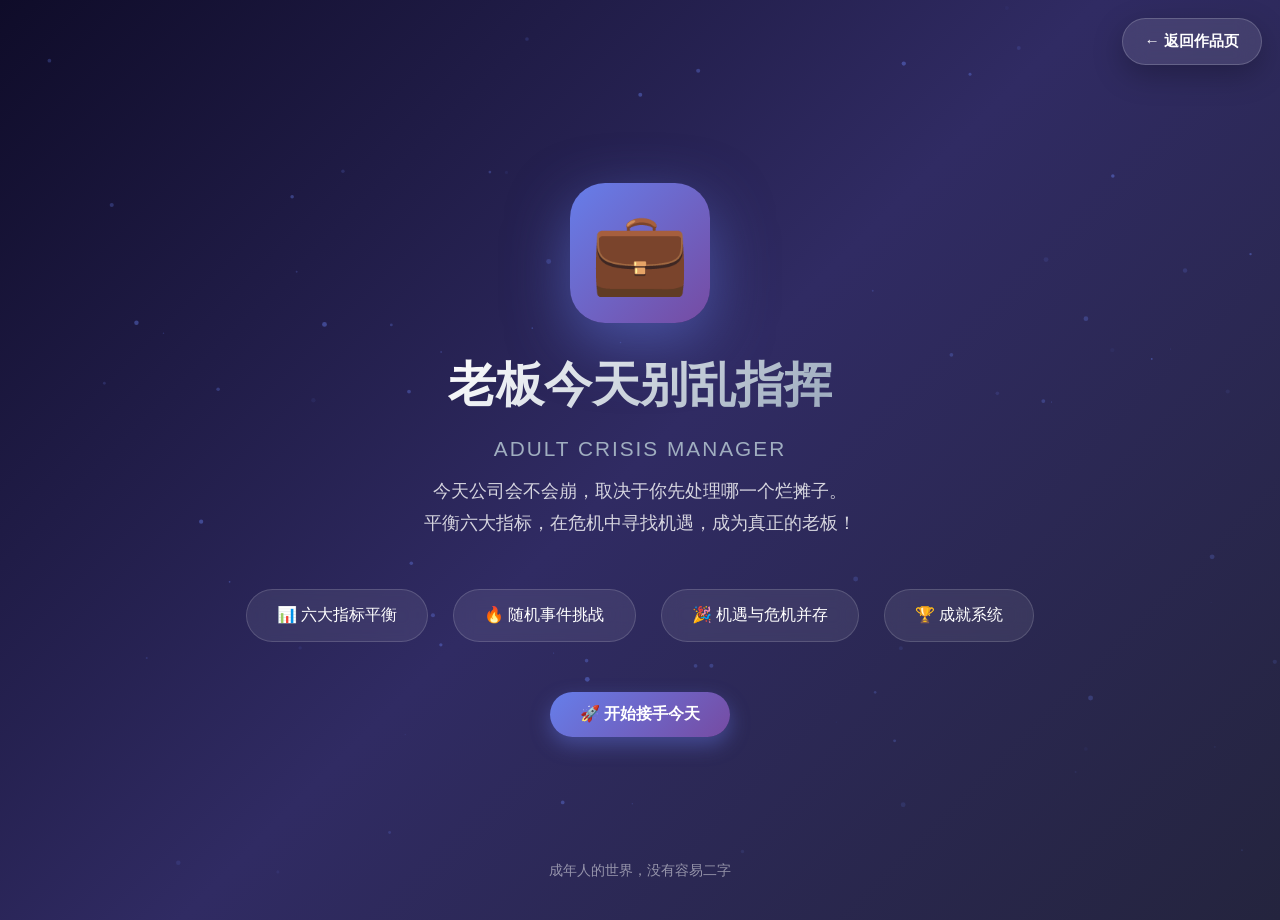
<file: boss-game.html>
<!DOCTYPE html>
<html lang="zh-CN">
<head>
    <meta charset="UTF-8">
    <meta name="viewport" content="width=device-width, initial-scale=1.0">
    <title>老板今天别乱指挥 - 宝宝爱AI</title>
    <meta name="description" content="老板今天别乱指挥：成年人多线程经营模拟器，处理公司、家庭、人情与自我压力同时爆发的一天。">
    <style>
        * { margin: 0; padding: 0; box-sizing: border-box; }
        body { font-family: 'Segoe UI', sans-serif; background: linear-gradient(135deg, #0f0c29 0%, #302b63 50%, #24243e 100%); min-height: 100vh; color: #fff; overflow-x: hidden; }
        #particles { position: fixed; top: 0; left: 0; width: 100%; height: 100%; z-index: 0; pointer-events: none; }
        
        .hero { position: relative; z-index: 1; display: flex; flex-direction: column; justify-content: center; align-items: center; text-align: center; min-height: 100vh; padding: 40px 20px; }
        .logo { width: 140px; height: 140px; background: linear-gradient(135deg, #667eea 0%, #764ba2 100%); border-radius: 35px; display: flex; justify-content: center; align-items: center; font-size: 5rem; margin-bottom: 30px; box-shadow: 0 20px 60px rgba(102, 126, 234, 0.5); animation: float 4s ease-in-out infinite; }
        @keyframes float { 0%,100%{transform:translateY(0);} 50%{transform:translateY(-15px);} }
        .hero h1 { font-size: 3rem; margin-bottom: 20px; background: linear-gradient(135deg, #fff 0%, #a0aec0 50%, #fff 100%); background-size: 200% auto; -webkit-background-clip: text; -webkit-text-fill-color: transparent; background-clip: text; animation: shimmer 3s linear infinite; }
        @keyframes shimmer { 0%{background-position: 0% center;} 100%{background-position: 200% center;} }
        .subtitle { font-size: 1.3rem; color: #a0aec0; margin-bottom: 15px; font-weight: 300; letter-spacing: 2px; }
        .tagline { font-size: 1.1rem; opacity: 0.8; margin-bottom: 50px; max-width: 600px; line-height: 1.8; }
        .features { display: flex; gap: 25px; justify-content: center; margin-bottom: 50px; flex-wrap: wrap; }
        .feature { background: rgba(255,255,255,0.08); padding: 15px 30px; border-radius: 30px; font-size: 1rem; border: 1px solid rgba(255,255,255,0.15); backdrop-filter: blur(10px); transition: all 0.3s; }
        .feature:hover { background: rgba(255,255,255,0.15); transform: translateY(-3px); }
        .footer { position: absolute; bottom: 30px; font-size: 0.9rem; opacity: 0.5; }
        
        .page { display: none; min-height: 100vh; padding: 10px; position: relative; z-index: 1; }
        .page.active { display: flex; justify-content: center; align-items: center; }
        #home-page.active { display: flex; flex-direction: column; }
        
        .card { background: rgba(255,255,255,0.06); border-radius: 16px; padding: 20px; margin-bottom: 15px; border: 1px solid rgba(255,255,255,0.1); backdrop-filter: blur(15px); }
        
        h2 { font-size: 1.6rem; margin-bottom: 20px; text-align: center; background: linear-gradient(135deg, #fff, #a0aec0); -webkit-background-clip: text; -webkit-text-fill-color: transparent; }
        h3 { font-size: 1.1rem; margin-bottom: 15px; color: #a0aec0; }
        
        .setup-grid { display: flex; flex-wrap: wrap; gap: 12px; justify-content: center; }
        .setup-option { background: rgba(255,255,255,0.05); padding: 18px 24px; border-radius: 15px; cursor: pointer; text-align: center; border: 2px solid rgba(255,255,255,0.08); transition: all 0.3s; min-width: 140px; backdrop-filter: blur(15px); font-size: 1rem; position: relative; overflow: hidden; }
        .setup-option::before { content: ''; position: absolute; top: 0; left: -100%; width: 100%; height: 100%; background: linear-gradient(90deg, transparent, rgba(255,255,255,0.15), transparent); transition: left 0.5s; }
        .setup-option:hover::before { left: 100%; }
        .setup-option:hover { background: rgba(255,255,255,0.1); transform: translateY(-4px); box-shadow: 0 12px 30px rgba(0,0,0,0.3); border-color: rgba(102,126,234,0.3); }
        .setup-option.selected { border-color: #667eea; background: rgba(102,126,234,0.15); box-shadow: 0 0 25px rgba(102,126,234,0.5); transform: scale(1.05); }
        .setup-option.selected::after { content: '✓'; position: absolute; top: 5px; right: 10px; color: #4caf50; font-weight: bold; font-size: 0.9rem; }
        
        .setup-card { max-width: 850px; width: 100%; background: rgba(15, 12, 41, 0.9); border: 1px solid rgba(102, 126, 234, 0.2); border-radius: 20px; padding: 35px; box-shadow: 0 20px 60px rgba(0,0,0,0.4), inset 0 0 60px rgba(102, 126, 234, 0.05); position: relative; overflow: hidden; }
        .setup-card::before { content: ''; position: absolute; top: -50%; right: -30%; width: 300px; height: 300px; background: radial-gradient(circle, rgba(102, 126, 234, 0.1) 0%, transparent 70%); border-radius: 50%; }
        .setup-card::after { content: ''; position: absolute; bottom: -50%; left: -30%; width: 300px; height: 300px; background: radial-gradient(circle, rgba(156, 39, 176, 0.1) 0%, transparent 70%); border-radius: 50%; }
        .setup-header { text-align: center; margin-bottom: 35px; position: relative; z-index: 1; }
        .setup-subtitle { font-size: 1rem; opacity: 0.6; margin-top: 8px; color: #a0aec0; }
        .setup-section { margin-bottom: 30px; position: relative; z-index: 1; }
        .setup-section h3 { margin-bottom: 18px; font-size: 1.2rem; color: #667eea; font-weight: bold; text-shadow: 0 0 10px rgba(102, 126, 234, 0.3); display: flex; align-items: center; gap: 8px; }
        .setup-section h3::before { content: '◆'; color: #ffd700; font-size: 0.8rem; }
        
        .company-preview { background: rgba(255,255,255,0.04); border-radius: 15px; padding: 20px; margin: 20px 0; border: 1px solid rgba(255,255,255,0.08); transition: all 0.3s; }
        .company-preview.active { border-color: rgba(102,126,234,0.3); background: rgba(102,126,234,0.05); }
        .preview-icon { font-size: 3rem; text-align: center; margin-bottom: 10px; }
        .preview-title { font-size: 1.4rem; font-weight: bold; text-align: center; margin-bottom: 8px; }
        .preview-desc { font-size: 0.95rem; opacity: 0.8; text-align: center; margin-bottom: 15px; line-height: 1.5; }
        .preview-stats { display: flex; gap: 20px; justify-content: center; }
        .stats-group { display: flex; flex-direction: column; gap: 5px; }
        .stats-group.advantages span { color: #4caf50; background: rgba(76,175,80,0.1); padding: 5px 12px; border-radius: 20px; font-size: 0.85rem; }
        .stats-group.disadvantages span { color: #f44336; background: rgba(244,67,54,0.1); padding: 5px 12px; border-radius: 20px; font-size: 0.85rem; }
        
        .btn { padding: 12px 30px; font-size: 1rem; border: none; border-radius: 25px; cursor: pointer; transition: all 0.3s; font-weight: bold; text-decoration: none; display: inline-block; position: relative; overflow: hidden; }
        .btn-primary { background: linear-gradient(135deg, #667eea 0%, #764ba2 100%); color: #fff; box-shadow: 0 8px 20px rgba(102,126,234,0.4); }
        .btn-primary:hover { transform: translateY(-2px); box-shadow: 0 12px 30px rgba(102,126,234,0.6); }
        .btn-primary::before { content: ''; position: absolute; top: 0; left: -100%; width: 100%; height: 100%; background: linear-gradient(90deg, transparent, rgba(255,255,255,0.3), transparent); animation: shine 2s infinite; }
        @keyframes shine { 0%{left:-100%;} 100%{left:100%;} }
        .btn:disabled { opacity: 0.4; cursor: not-allowed; transform: none !important; }
        
        .btn-group { display: flex; justify-content: center; gap: 15px; margin-top: 30px; }
        
        .game-header { position: fixed; top: 0; left: 0; right: 0; height: 50px; background: rgba(15, 12, 41, 0.95); display: flex; justify-content: center; align-items: center; gap: 30px; padding: 0 20px; z-index: 100; border-bottom: 1px solid rgba(102, 126, 234, 0.2); backdrop-filter: blur(10px); }
        
        .game-container { display: flex; gap: 10px; min-height: calc(100vh - 60px); padding-top: 55px; }
        
        .status-panel { width: 180px; flex-shrink: 0; position: fixed; left: 5px; top: 90px; bottom: 10px; overflow-y: hidden; padding-right: 5px; z-index: 50; }
        .header-date, .header-weekday, .header-turn, .header-progress { font-size: 0.95rem; color: #a0aec0; }
        .header-turn span, .header-progress span { color: #667eea; font-weight: bold; font-size: 1.1rem; }
        .header-rank { font-size: 0.8rem; color: #ff9800; position: absolute; right: 20px; }
        
        .stats-info { display: none; }
        
        .stat-card { background: rgba(255,255,255,0.05); border-radius: 8px; padding: 6px; margin-bottom: 5px; border: 1px solid rgba(255,255,255,0.08); transition: all 0.2s; }
        .stat-card:hover { background: rgba(255,255,255,0.08); }
        .stat-card.warning { border-color: rgba(255,152,0,0.4); background: rgba(255,152,0,0.08); }
        .stat-card.danger { border-color: rgba(244,67,54,0.4); background: rgba(244,67,54,0.08); animation: pulse-danger 1s infinite; }
        @keyframes pulse-danger { 0%,100%{box-shadow:0 0 0 0 rgba(244,67,54,0.4);} 50%{box-shadow:0 0 0 6px rgba(244,67,54,0);} }
        
        .stat-header { display: flex; justify-content: space-between; align-items: center; margin-bottom: 4px; }
        .stat-icon { font-size: 1.1rem; }
        .stat-name { font-size: 0.85rem; color: #667eea; font-weight: bold; text-shadow: 0 0 10px rgba(102, 126, 234, 0.5); }
        
        .stat-bar-container { height: 32px; background: rgba(255,255,255,0.12); border-radius: 6px; overflow: hidden; position: relative; border: 1px solid rgba(255,255,255,0.15); }
        .stat-bar { height: 100%; border-radius: 4px; transition: width 0.4s ease; display: flex; align-items: center; justify-content: center; font-weight: bold; font-size: 0.95rem; color: rgba(255,255,255,0.95); text-shadow: 0 1px 2px rgba(0,0,0,0.3); }
        .stat-bar.cashFlow { background: linear-gradient(90deg, #4caf50, #8bc34a); }
        .stat-bar.progress { background: linear-gradient(90deg, #2196f3, #64b5f6); }
        .stat-bar.morale { background: linear-gradient(90deg, #ff9800, #ffb74d); }
        .stat-bar.family { background: linear-gradient(90deg, #9c27b0, #ce93d8); }
        .stat-bar.debt { background: linear-gradient(90deg, #f44336, #ef9a9a); }
        .stat-bar.health { background: linear-gradient(90deg, #e91e63, #f48fb1); }
        
        .advice-panel { background: rgba(255,152,0,0.06); border-radius: 8px; padding: 6px; border: 1px solid rgba(255,152,0,0.15); margin-top: 6px; }
        .advice-header { font-weight: bold; color: #ff9800; margin-bottom: 3px; font-size: 0.75rem; }
        .advice-item { margin-bottom: 2px; padding: 2px 4px; background: rgba(255,152,0,0.08); border-radius: 3px; font-size: 0.68rem; }
        
        .event-panel { flex: 1; padding-left: 190px; display: grid; grid-template-columns: repeat(4, 1fr); gap: 12px; padding-top: 0; }
        
        .event-section { border-radius: 12px; padding: 12px; }
        .event-section.company { background: rgba(102,126,234,0.05); border: 1px solid rgba(102,126,234,0.2); }
        .event-section.family { background: rgba(156,39,176,0.05); border: 1px solid rgba(156,39,176,0.2); }
        .event-section.social { background: rgba(255,152,0,0.05); border: 1px solid rgba(255,152,0,0.2); }
        .event-section.self { background: rgba(233,30,99,0.05); border: 1px solid rgba(233,30,99,0.2); }
        
        .event-section-title { font-size: 1rem; margin-bottom: 10px; display: flex; align-items: center; gap: 8px; padding: 8px 10px; border-radius: 8px; font-weight: bold; }
        .event-section.company .event-section-title { background: rgba(102,126,234,0.15); color: #667eea; }
        .event-section.family .event-section-title { background: rgba(156,39,176,0.15); color: #9c27b0; }
        .event-section.social .event-section-title { background: rgba(255,152,0,0.15); color: #ff9800; }
        .event-section.self .event-section-title { background: rgba(233,30,99,0.15); color: #e91e63; }
        
        .event-card { background: rgba(255,255,255,0.05); border-radius: 8px; padding: 12px; margin-bottom: 8px; cursor: pointer; border-left: 4px solid #667eea; transition: all 0.2s; border: 1px solid rgba(255,255,255,0.06); }
        .event-card:hover { background: rgba(255,255,255,0.08); transform: translateY(-2px); }
        .event-card.good { border-left-color: #4caf50; background: rgba(76,175,80,0.06); }
        .event-card.upgrading { border-left-color: #ff5722; animation: pulse-red 0.6s infinite; background: rgba(255,87,34,0.1); padding: 15px; }
        @keyframes pulse-red { 0%,100%{box-shadow: 0 0 0 0 rgba(255,87,34,0.6);} 50%{box-shadow: 0 0 0 8px rgba(255,87,34,0);} }
        
        .event-header { display: flex; justify-content: space-between; align-items: center; margin-bottom: 8px; }
        .event-title { font-weight: bold; font-size: 1.1rem; }
        .event-priority { display: flex; gap: 2px; font-size: 0.85rem; }
        
        .event-desc { font-size: 1rem; opacity: 0.85; margin-bottom: 8px; line-height: 1.5; }
        .event-meta { display: flex; gap: 10px; font-size: 0.85rem; opacity: 0.7; }
        
        .modal { display: none; position: fixed; top: 0; left: 0; width: 100%; height: 100%; background: rgba(0,0,0,0.85); justify-content: center; align-items: center; z-index: 1000; padding: 15px; backdrop-filter: blur(10px); }
        .modal.active { display: flex; }
        .modal-content { background: linear-gradient(135deg, #1a1a3e 0%, #2d2d5a 100%); border-radius: 20px; padding: 30px; max-width: 500px; width: 100%; border: 1px solid rgba(102,126,234,0.3); box-shadow: 0 15px 40px rgba(0,0,0,0.5); }
        .modal-title { font-size: 1.5rem; margin-bottom: 15px; color: #fff; }
        .modal-desc { margin-bottom: 20px; line-height: 1.6; font-size: 1rem; opacity: 0.9; }
        .option-btn { display: block; width: 100%; padding: 12px 15px; margin-bottom: 8px; border: none; border-radius: 10px; cursor: pointer; text-align: left; transition: all 0.3s; font-size: 0.95rem; font-weight: 500; }
        .option-btn:hover { transform: translateX(5px); }
        
        .result-section { display: none; }
        .result-section.active { display: block; }
        .result-title { font-size: 1.3rem; margin-bottom: 15px; color: #ffd700; text-align: center; }
        .result-desc { margin-bottom: 20px; line-height: 1.6; text-align: center; font-size: 1rem; }
        .result-effects { display: flex; flex-wrap: wrap; gap: 8px; justify-content: center; margin-bottom: 25px; }
        .effect-tag { padding: 6px 12px; border-radius: 15px; font-size: 0.85rem; }
        .effect-tag.positive { background: rgba(76,175,80,0.2); color: #4caf50; }
        .effect-tag.negative { background: rgba(244,67,54,0.2); color: #f44336; }
        
        .ending-title { font-size: 2.5rem; text-align: center; margin-bottom: 25px; color: #ffd700; text-shadow: 0 0 30px rgba(255,215,0,0.5); }
        .ending-title.failed { font-size: 3rem; color: #8b0000; text-shadow: 0 0 15px #8b0000, 0 0 30px #500000; }
        .ending-desc { font-size: 1.2rem; text-align: center; margin-bottom: 30px; opacity: 0.9; }
        .ending-desc.failed { color: #666; font-style: italic; }
        
        #ending-page.failed { background: linear-gradient(180deg, #0a0a0a 0%, #1a0a0a 30%, #0a0a0a 100%); }
        #ending-page.failed .card { background: rgba(20,10,10,0.9); border: 1px solid rgba(139,0,0,0.3); }
        #ending-page.failed .progress-bar { background: linear-gradient(90deg, #4a0000, #8b0000); }
        
        .rain-drop { position: fixed; width: 2px; background: linear-gradient(to bottom, transparent, rgba(100,100,100,0.3)); animation: rain 1s linear infinite; pointer-events: none; z-index: 1; }
        @keyframes rain { 0%{transform: translateY(-10vh); opacity: 0;} 10%{opacity: 1;} 90%{opacity: 1;} 100%{transform: translateY(110vh); opacity: 0;} }
        
        .progress-grid { display: grid; grid-template-columns: repeat(3, 1fr); gap: 15px; margin-bottom: 30px; }
        .progress-item { text-align: center; }
        .progress-item label { font-size: 0.85rem; opacity: 0.8; }
        
        .achievement-toast { position: fixed; bottom: 80px; right: 20px; background: rgba(30,30,50,0.98); border: 2px solid #ffd700; border-radius: 12px; padding: 15px 20px; display: flex; align-items: center; gap: 12px; z-index: 1000; transform: translateX(150%); opacity: 0; transition: all 0.5s cubic-bezier(0.34, 1.56, 0.64, 1); box-shadow: 0 8px 25px rgba(255,215,0,0.3); }
        .achievement-toast.show { transform: translateX(0); opacity: 1; }
        
        .urgent-toast { position: fixed; top: 20px; left: 50%; transform: translateX(-50%) translateY(-150%); background: rgba(244,67,54,0.95); border: 2px solid #ff4444; border-radius: 12px; padding: 15px 25px; display: flex; align-items: center; gap: 12px; z-index: 1001; opacity: 0; transition: all 0.5s cubic-bezier(0.34, 1.56, 0.64, 1); box-shadow: 0 8px 30px rgba(244,67,54,0.5); animation: urgent-pulse 1s infinite; }
        .urgent-toast.show { transform: translateX(-50%) translateY(0); opacity: 1; }
        @keyframes urgent-pulse { 0%,100%{box-shadow:0 0 0 0 rgba(244,67,54,0.7);} 50%{box-shadow:0 0 0 10px rgba(244,67,54,0);} }
        
        .confetti { position: fixed; width: 10px; height: 10px; background: #ffd700; z-index: 9999; pointer-events: none; animation: confetti-fall 2s ease-out forwards; }
        @keyframes confetti-fall { 0%{transform: translateY(-10vh) rotate(0deg); opacity: 1;} 100%{transform: translateY(100vh) rotate(720deg); opacity: 0;} }
        
        .emoji-popup { position: fixed; top: 30%; right: 25%; transform: scale(0); font-size: 10rem; z-index: 9999; animation: emoji-pop 1.5s ease-out forwards; pointer-events: none; opacity: 0.6; }
        @keyframes emoji-pop { 0%{transform: scale(0); opacity: 0;} 20%{transform: scale(1.3); opacity: 0.6;} 30%{transform: scale(1); opacity: 0.6;} 80%{transform: scale(1); opacity: 0.6;} 100%{transform: scale(1.1); opacity: 0;} }
        
        .float-btn-group { position: fixed; bottom: 20px; right: 20px; display: flex; flex-direction: column; gap: 10px; z-index: 100; }
        .float-btn { padding: 12px 20px; font-size: 0.95rem; border-radius: 50px; border: none; cursor: pointer; transition: all 0.3s; font-weight: bold; box-shadow: 0 4px 15px rgba(0,0,0,0.3); backdrop-filter: blur(10px); }
        .float-btn.home { background: linear-gradient(135deg, #667eea 0%, #764ba2 100%); color: #fff; }
        .float-btn.restart { background: linear-gradient(135deg, #f093fb 0%, #f5576c 100%); color: #fff; }
        .float-btn:hover { transform: translateY(-3px); box-shadow: 0 6px 20px rgba(0,0,0,0.4); }
        
        .company-float-btn { position: fixed; top: 15px; left: 15px; padding: 16px 32px; background: linear-gradient(135deg, #2d1b4e 0%, #1a1a2e 50%, #0f3460 100%); border: none; border-radius: 50px; font-size: 1rem; font-weight: bold; cursor: pointer; transition: all 0.3s; z-index: 100; backdrop-filter: blur(15px); color: #ffd700; text-shadow: 0 0 15px rgba(255,215,0,0.6); box-shadow: 0 0 25px rgba(255,215,0,0.3), inset 0 0 25px rgba(255,215,0,0.1); overflow: hidden; }
        .company-float-btn::before { content: '👑💎🌟'; position: absolute; top: -50%; left: -50%; font-size: 2rem; opacity: 0.1; }
        .company-float-btn::after { content: '✨🏆💠'; position: absolute; bottom: -50%; right: -50%; font-size: 2rem; opacity: 0.1; }
        .company-float-btn:hover { transform: scale(1.08); box-shadow: 0 0 40px rgba(255,215,0,0.5), inset 0 0 35px rgba(255,215,0,0.2); color: #fff; }
        .company-float-btn:hover::before, .company-float-btn:hover::after { opacity: 0.3; }
        .site-back-link { position: fixed; top: 18px; right: 18px; z-index: 101; display: inline-flex; align-items: center; justify-content: center; padding: 12px 22px; border-radius: 999px; text-decoration: none; color: #fff; font-size: 0.95rem; font-weight: bold; background: rgba(255,255,255,0.1); border: 1px solid rgba(255,255,255,0.18); backdrop-filter: blur(12px); box-shadow: 0 10px 30px rgba(0,0,0,0.25); transition: all 0.3s; }
        .site-back-link:hover { transform: translateY(-2px); background: rgba(255,255,255,0.16); }
        
        @media (max-width: 1200px) { 
            .event-panel { grid-template-columns: repeat(2, 1fr); }
        }
        @media (max-width: 1024px) { 
            .game-container { flex-direction: column; } 
            .status-panel { position: relative; width: 100%; left: 0; top: 0; bottom: auto; overflow-y: visible; }
            .event-panel { padding-left: 0; }
            .company-float-btn { top: auto; bottom: 80px; left: 20px; }
            .game-header { flex-wrap: wrap; gap: 10px; height: auto; padding: 10px 15px; }
            .header-rank { position: static; margin-top: 5px; }
        }
        @media (max-width: 768px) { 
            .setup-option { padding: 12px 18px; min-width: 110px; font-size: 0.85rem; }
            .btn-group { flex-direction: column; align-items: center; }
            .btn-group .btn { width: 100%; max-width: 250px; }
            .progress-grid { grid-template-columns: repeat(2, 1fr); }
            .ending-title { font-size: 1.8rem; }
            .ending-title.failed { font-size: 2rem; }
            .hero h1 { font-size: 2rem; }
            .logo { width: 110px; height: 110px; font-size: 4rem; }
            .tagline { font-size: 1rem; }
            .features { gap: 15px; }
            .feature { padding: 12px 20px; font-size: 0.9rem; }
            .event-panel { grid-template-columns: 1fr; }
            .game-header { gap: 8px; padding: 8px 12px; }
            .header-date, .header-weekday, .header-turn, .header-progress { font-size: 0.8rem; }
            .header-turn span, .header-progress span { font-size: 0.9rem; }
            .header-rank { font-size: 0.7rem; }
            .status-panel { position: relative; width: 100%; left: 0; top: 0; bottom: auto; overflow-y: visible; }
            .event-panel { padding-left: 0; padding-top: 10px; }
            .company-float-btn { top: auto; bottom: 140px; left: 15px; padding: 10px 20px; font-size: 0.85rem; }
            .float-btn { width: 45px; height: 45px; font-size: 1.2rem; }
        }
        @media (max-width: 480px) { 
            .event-panel { grid-template-columns: 1fr; }
            .event-card { padding: 10px; }
            .stat-card { padding: 8px; }
            .advice-panel { padding: 8px; }
            .event-section-title { font-size: 0.9rem; }
            .event-title { font-size: 0.85rem; }
            .event-desc { font-size: 0.78rem; }
            .event-meta { font-size: 0.7rem; }
            .stat-value { font-size: 1rem; }
            .stat-name { font-size: 0.75rem; }
            .stat-icon { font-size: 1rem; }
            .game-header { gap: 5px; padding: 6px 10px; }
            .header-date, .header-weekday, .header-turn, .header-progress { font-size: 0.75rem; }
            .header-turn span, .header-progress span { font-size: 0.85rem; }
            .header-rank { font-size: 0.65rem; }
            .setup-card { padding: 20px; }
            .setup-option { padding: 10px 15px; min-width: 90px; font-size: 0.8rem; }
            .company-float-btn { padding: 8px 16px; font-size: 0.8rem; }
        }
    </style>
</head>
<body>
    <canvas id="particles"></canvas>
    <a class="site-back-link" href="works.html">← 返回作品页</a>
    
    <div id="home-page" class="page active">
        <div class="hero">
            <div class="logo">💼</div>
            <h1>老板今天别乱指挥</h1>
            <p class="subtitle">ADULT CRISIS MANAGER</p>
            <p class="tagline">今天公司会不会崩，取决于你先处理哪一个烂摊子。<br>平衡六大指标，在危机中寻找机遇，成为真正的老板！</p>
            <div class="features">
                <div class="feature">📊 六大指标平衡</div>
                <div class="feature">🔥 随机事件挑战</div>
                <div class="feature">🎉 机遇与危机并存</div>
                <div class="feature">🏆 成就系统</div>
            </div>
            <button class="btn btn-primary" onclick="showPage('setup-page')">🚀 开始接手今天</button>
            <div class="footer">成年人的世界，没有容易二字</div>
        </div>
    </div>
    
    <div id="setup-page" class="page">
        <div class="card setup-card">
            <div class="setup-header">
                <h2>📋 开局设置</h2>
                <div class="setup-subtitle">选择你的创业之路</div>
            </div>
            
            <div class="setup-section">
                <h3>选择你的公司类型</h3>
                <div id="company-options" class="setup-grid">
                    <div class="setup-option" data-type="互联网小团队">💻 互联网小团队</div>
                    <div class="setup-option" data-type="奶茶店">🧋 奶茶店</div>
                    <div class="setup-option" data-type="装修公司">🔨 装修公司</div>
                    <div class="setup-option" data-type="电商团队">🛒 电商团队</div>
                    <div class="setup-option" data-type="短视频工作室">📱 短视频工作室</div>
                    <div class="setup-option" data-type="创业公司">🚀 创业公司</div>
                    <div class="setup-option" data-type="本地生活门店">🏪 本地生活门店</div>
                    <div class="setup-option" data-type="小型贸易公司">📦 小型贸易公司</div>
                </div>
            </div>
            
            <div class="setup-section" id="weekday-section" style="display:none;">
                <h3>选择今天是星期几</h3>
                <div id="weekday-options" class="setup-grid">
                    <div class="setup-option" data-day="1">📅 星期一</div>
                    <div class="setup-option" data-day="2">📅 星期二</div>
                    <div class="setup-option" data-day="3">📅 星期三</div>
                    <div class="setup-option" data-day="4">📅 星期四</div>
                    <div class="setup-option" data-day="5">📅 星期五</div>
                    <div class="setup-option" data-day="6">📅 星期六</div>
                    <div class="setup-option" data-day="0">📅 星期日</div>
                </div>
            </div>
            
            <div class="btn-group">
                <button class="btn btn-primary" onclick="startGame()" id="start-btn" disabled>今天开始吧</button>
                <button class="btn" onclick="goHome()" style="background:rgba(255,255,255,0.1);">返回首页</button>
            </div>
        </div>
    </div>
    
    <div id="company-modal" class="modal">
        <div class="card" style="max-width:500px;">
            <div class="preview-icon" id="modal-icon" style="text-align:center;font-size:3rem;margin-bottom:10px;"></div>
            <h2 id="modal-title" style="text-align:center;margin-bottom:15px;"></h2>
            <p id="modal-desc" style="font-size:1rem;line-height:1.6;margin-bottom:15px;"></p>
            <div style="display:flex;gap:15px;justify-content:center;">
                <div id="modal-advantages" style="flex:1;"></div>
                <div id="modal-disadvantages" style="flex:1;"></div>
            </div>
            <div class="btn-group" style="margin-top:20px;">
                <button class="btn btn-primary" onclick="confirmCompany()">确认选择</button>
            </div>
        </div>
    </div>

    <div id="game-page" class="page">
        <div class="game-header">
            <div class="header-date">📅 <span id="game-date">2026年1月1日</span></div>
            <div class="header-weekday">📆 <span id="game-weekday">星期一</span></div>
            <div class="header-turn">🔄 第 <span id="turn-val">1</span> 回合</div>
            <div class="header-progress">📊 进度 <span id="turn-percent">5%</span></div>
            <div class="header-rank" id="turn-rank">只有95%的玩家能撑过第1回合</div>
        </div>
        <div class="game-container">
            <div class="status-panel">
                
                <div class="stat-card" id="card-cashFlow">
                    <div class="stat-header">
                        <span class="stat-icon">💰</span>
                        <span class="stat-name">现金流</span>
                    </div>
                    <div class="stat-bar-container"><div class="stat-bar cashFlow" id="bar-cashFlow" style="width:80%">80</div></div>
                </div>
                
                <div class="stat-card" id="card-progress">
                    <div class="stat-header">
                        <span class="stat-icon">📊</span>
                        <span class="stat-name">项目进度</span>
                    </div>
                    <div class="stat-bar-container"><div class="stat-bar progress" id="bar-progress" style="width:50%">50</div></div>
                </div>
                
                <div class="stat-card" id="card-morale">
                    <div class="stat-header">
                        <span class="stat-icon">😁</span>
                        <span class="stat-name">团队士气</span>
                    </div>
                    <div class="stat-bar-container"><div class="stat-bar morale" id="bar-morale" style="width:70%">70</div></div>
                </div>
                
                <div class="stat-card" id="card-family">
                    <div class="stat-header">
                        <span class="stat-icon">🏠</span>
                        <span class="stat-name">家庭关系</span>
                    </div>
                    <div class="stat-bar-container"><div class="stat-bar family" id="bar-family" style="width:80%">80</div></div>
                </div>
                
                <div class="stat-card" id="card-debt">
                    <div class="stat-header">
                        <span class="stat-icon">🤝</span>
                        <span class="stat-name">人情债</span>
                    </div>
                    <div class="stat-bar-container"><div class="stat-bar debt" id="bar-debt" style="width:40%">40</div></div>
                </div>
                
                <div class="stat-card" id="card-health">
                    <div class="stat-header">
                        <span class="stat-icon">❤️</span>
                        <span class="stat-name">身体健康</span>
                    </div>
                    <div class="stat-bar-container"><div class="stat-bar health" id="bar-health" style="width:60%">60</div></div>
                </div>
                
                <div class="advice-panel">
                    <div class="advice-header">💡 老板提醒</div>
                    <div id="advice-content">各项指标都很健康，继续保持！</div>
                </div>
            </div>
            
            <button class="company-float-btn" id="company-badge"></button>
            <div class="event-panel">
                <div class="event-section">
                    <div class="event-section-title">🏢 公司事务</div>
                    <div id="company-events"></div>
                </div>
                <div class="event-section">
                    <div class="event-section-title">👨‍👩‍👧 家庭事务</div>
                    <div id="family-events"></div>
                </div>
                <div class="event-section">
                    <div class="event-section-title">🤝 人情往来</div>
                    <div id="social-events"></div>
                </div>
                <div class="event-section">
                    <div class="event-section-title">🧘 自我状态</div>
                    <div id="self-events"></div>
                </div>
            </div>
        </div>
        
        <div class="float-btn-group">
            <button class="float-btn home" onclick="goHome()">🏠 返回首页</button>
            <button class="float-btn restart" onclick="startGame()">🔄 重新开始</button>
        </div>
    </div>

    <div id="ending-page" class="page">
        <div class="card">
            <h1 id="ending-title" class="ending-title"></h1>
            <p id="ending-desc" class="ending-desc"></p>
            <div class="progress-grid">
                <div class="progress-item"><label>现金流</label><div class="stat-bar-container"><div class="stat-bar cashFlow" id="end-cashFlow"></div></div></div>
                <div class="progress-item"><label>项目进度</label><div class="stat-bar-container"><div class="stat-bar progress" id="end-progress"></div></div></div>
                <div class="progress-item"><label>团队士气</label><div class="stat-bar-container"><div class="stat-bar morale" id="end-morale"></div></div></div>
                <div class="progress-item"><label>家庭关系</label><div class="stat-bar-container"><div class="stat-bar family" id="end-family"></div></div></div>
                <div class="progress-item"><label>人情债</label><div class="stat-bar-container"><div class="stat-bar debt" id="end-debt"></div></div></div>
                <div class="progress-item"><label>身体健康</label><div class="stat-bar-container"><div class="stat-bar health" id="end-health"></div></div></div>
            </div>
            <div class="btn-group">
                <button class="btn btn-primary" onclick="goHome()">返回首页</button>
                <button class="btn" onclick="startGame()" style="background:rgba(255,255,255,0.1);">再玩一次</button>
            </div>
        </div>
    </div>

    <div id="event-modal" class="modal">
        <div class="modal-content">
            <div id="modal-main">
                <h3 id="modal-title" class="modal-title"></h3>
                <p id="modal-desc" class="modal-desc"></p>
                <div id="modal-options"></div>
            </div>
            <div id="modal-result" class="result-section">
                <h3 id="result-title" class="result-title"></h3>
                <p id="result-desc" class="result-desc"></p>
                <div id="result-effects" class="result-effects"></div>
                <button class="btn btn-primary" onclick="closeModalAndContinue()" style="width:100%;">继续</button>
            </div>
        </div>
    </div>

    <script>
        const weekdaySettings = {
            0: { cashFlow: 90, progress: 40, morale: 85, family: 85, debt: 55, health: 80, eventCount: 2, goodChance: 0.6 },
            1: { cashFlow: 80, progress: 60, morale: 70, family: 60, debt: 50, health: 65, eventCount: 4, goodChance: 0.3 },
            2: { cashFlow: 75, progress: 55, morale: 65, family: 55, debt: 45, health: 60, eventCount: 4, goodChance: 0.35 },
            3: { cashFlow: 70, progress: 50, morale: 60, family: 50, debt: 45, health: 55, eventCount: 5, goodChance: 0.35 },
            4: { cashFlow: 65, progress: 50, morale: 55, family: 45, debt: 40, health: 50, eventCount: 5, goodChance: 0.4 },
            5: { cashFlow: 60, progress: 55, morale: 75, family: 70, debt: 50, health: 60, eventCount: 4, goodChance: 0.5 },
            6: { cashFlow: 85, progress: 45, morale: 80, family: 80, debt: 55, health: 75, eventCount: 3, goodChance: 0.5 }
        };

        const weekdayNames = ['星期日', '星期一', '星期二', '星期三', '星期四', '星期五', '星期六'];

        function getWeekdayName(day) {
            return weekdayNames[day];
        }

        function generateRandomDate() {
            const year = 2026;
            const month = Math.floor(Math.random() * 12) + 1;
            const daysInMonth = new Date(year, month, 0).getDate();
            const day = Math.floor(Math.random() * daysInMonth) + 1;
            return { year, month, day };
        }

        const companyDescriptions = {
            '互联网小团队': { desc: '在狭小的办公室里，几个年轻人怀揣梦想，用代码改变世界。特点：项目进度加成，但团队士气容易低落，身体健康消耗快。', icon: '💻', color: '#667eea', advantages: ['项目进度+10%', '现金流+20%'], disadvantages: ['团队士气-5%', '家庭关系-5%', '身体健康-10%'] },
            '奶茶店': { desc: '温馨的小店，香气扑鼻，顾客络绎不绝。特点：团队士气和家庭关系好，但现金流紧张，项目进度慢。', icon: '🧋', color: '#ff6b6b', advantages: ['团队士气+5%', '家庭关系+10%', '身体健康+5%'], disadvantages: ['现金流-10%', '项目进度-10%'] },
            '装修公司': { desc: '锤子和电钻的交响乐，每一个工程都是艺术。特点：项目进度不错，但团队士气和家庭关系容易出问题，人情债较多。', icon: '🔨', color: '#ffa726', advantages: ['项目进度+5%'], disadvantages: ['团队士气-5%', '家庭关系-5%', '人情债+10%', '身体健康-5%'] },
            '电商团队': { desc: '键盘敲击声中，订单如雪片般飞来。特点：现金流优秀，但家庭关系紧张，需要大量人情往来。', icon: '🛒', color: '#4caf50', advantages: ['现金流+5%'], disadvantages: ['家庭关系-10%', '人情债+5%', '身体健康-5%'] },
            '短视频工作室': { desc: '镜头背后，是无数个熬夜的夜晚和创意的火花。特点：团队士气高涨，但现金流紧张，身体消耗巨大。', icon: '📱', color: '#e91e63', advantages: ['团队士气+10%', '项目进度+5%'], disadvantages: ['现金流-15%', '家庭关系-10%', '身体健康-10%'] },
            '创业公司': { desc: '在生死边缘挣扎，每一步都是赌注。特点：项目进度和现金流潜力巨大，但其他指标全面承压。', icon: '🚀', color: '#9c27b0', advantages: ['项目进度+15%', '现金流+50%', '团队士气+5%'], disadvantages: ['家庭关系-15%', '人情债+15%', '身体健康-15%'] },
            '本地生活门店': { desc: '邻里街坊的好去处，稳定但缺乏激情。特点：家庭关系和身体健康好，但项目进度慢，现金流不稳定。', icon: '🏪', color: '#00bcd4', advantages: ['团队士气+10%', '家庭关系+15%', '身体健康+10%'], disadvantages: ['项目进度-15%', '现金流不稳定'] },
            '小型贸易公司': { desc: '在商海中穿梭，人脉就是命脉。特点：现金流不错，但人情债多，其他指标平平。', icon: '📦', color: '#ff9800', advantages: ['现金流+10%'], disadvantages: ['团队士气-5%', '家庭关系-5%', '人情债+15%'] }
        };

        const companyModifiers = {
            '互联网小团队': { base: { cashFlow: 0, progress: 10, morale: -5, family: -5, debt: 0, health: -10 }, multiplier: { cashFlow: 1.2, progress: 1.3, morale: 0.9, family: 0.8, debt: 1.0, health: 0.8 } },
            '奶茶店': { base: { cashFlow: -10, progress: -10, morale: 5, family: 10, debt: 5, health: 5 }, multiplier: { cashFlow: 0.9, progress: 0.7, morale: 1.1, family: 1.2, debt: 0.9, health: 1.1 } },
            '装修公司': { base: { cashFlow: -5, progress: 5, morale: -5, family: -5, debt: -10, health: -5 }, multiplier: { cashFlow: 1.0, progress: 1.1, morale: 0.8, family: 0.8, debt: 1.2, health: 0.9 } },
            '电商团队': { base: { cashFlow: 5, progress: 0, morale: 0, family: -10, debt: -5, health: -5 }, multiplier: { cashFlow: 1.3, progress: 1.0, morale: 1.0, family: 0.7, debt: 1.1, health: 0.9 } },
            '短视频工作室': { base: { cashFlow: -15, progress: 5, morale: 10, family: -10, debt: 0, health: -10 }, multiplier: { cashFlow: 0.8, progress: 1.2, morale: 1.2, family: 0.7, debt: 1.0, health: 0.7 } },
            '创业公司': { base: { cashFlow: -20, progress: 15, morale: 5, family: -15, debt: -15, health: -15 }, multiplier: { cashFlow: 1.5, progress: 1.5, morale: 1.1, family: 0.6, debt: 1.3, health: 0.6 } },
            '本地生活门店': { base: { cashFlow: 0, progress: -15, morale: 10, family: 15, debt: 10, health: 10 }, multiplier: { cashFlow: 0.8, progress: 0.6, morale: 1.2, family: 1.3, debt: 0.8, health: 1.2 } },
            '小型贸易公司': { base: { cashFlow: 10, progress: -5, morale: -5, family: -5, debt: -15, health: 0 }, multiplier: { cashFlow: 1.4, progress: 0.8, morale: 0.9, family: 0.9, debt: 1.3, health: 1.0 } }
        };

        const companyEvents = {
            '互联网小团队': {
                bad1: ['一个大客户突然通知要取消订单，你需要决定如何应对。', '融资方突然反悔，之前谈好的投资泡汤了。', '产品上线后发现严重bug，用户纷纷投诉！', '竞品公司突然发布了一模一样的产品！'],
                bad2: ['你的核心程序员提交了辞职信，说大厂挖走了他。', '技术总监说要回老家发展，团队面临重新洗牌。', '首席架构师突然离职，项目进度严重受阻！', 'CTO被挖角，技术团队军心涣散！'],
                bad3: ['服务器被黑客攻击，数据面临泄露风险！', '云服务突然涨价30%，超出了预算。', '数据库崩溃，数据丢失了一半！', 'API接口被恶意调用，产生巨额费用！'],
                bad10: ['程序员们集体要求996，否则就要集体辞职！', '代码review发现大量安全漏洞，需要紧急修复！'],
                bad11: ['办公室空调坏了，程序员们热得无心写代码！', '工位不够了，新来的实习生只能坐在会议室！'],
                bad12: ['你的电脑中了挖矿病毒，算力被偷偷占用！', '代码仓库被意外删除，恢复需要时间！'],
                good1: ['一位天使投资人看到你的产品，主动打来电话说想投资。', '今日头条报道了你们的创业故事，带来大量曝光！', '雷军点赞了你们的产品！', '腾讯投资部主动联系你们！'],
                good2: ['你们的产品在GitHub上获得了1000颗星！', '知名科技媒体报道了你们的产品，带来很多新客户。', '产品登上了App Store首页推荐！', '开源社区热烈讨论你们的技术方案！'],
                good6: ['开源社区有人主动贡献代码！', 'AI工具帮你们提升了开发效率！', 'GitHub给你们颁发了开源贡献奖！', '技术博客阅读量突破10万！'],
                good7: ['员工提出了一个革命性的技术方案！', '发现了一个可以节省50%服务器成本的方法！']
            },
            '奶茶店': {
                bad1: ['供应商突然涨价，原材料成本上涨20%！', '隔壁新开了一家连锁奶茶店，抢走了不少生意。', '牛奶价格暴涨，利润被压缩！', '外卖差评突然增多，评分下降！'],
                bad2: ['店长突然辞职，店里没人管了！', '网红饮品的原材料断货了，招牌产品做不了了。', '奶茶师傅被挖走，新品研发停滞！', '店员集体请假，周末没人上班！'],
                bad3: ['顾客投诉饮品有异物，要求赔偿！', '外卖平台抽成突然提高到25%，利润被压缩。', '卫生检查不合格，被要求停业整改！', '店铺被投诉到消费者协会！'],
                bad10: ['员工聚餐喝多了，第二天集体迟到！', '外卖小哥抱怨出餐太慢，不愿接单！'],
                bad11: ['制冰机坏了，冰饮都做不了！', '空调坏了，顾客不愿进店消费！'],
                bad12: ['收银系统崩溃，无法结账！', '外卖订单太多，店里忙不过来！'],
                good1: ['你们的饮品被网红博主推荐，订单量暴增！', '附近写字楼新开张，潜在客户增加了很多。', '抖音上一条视频让你们店火了！', '被评为本地最好喝的奶茶店！'],
                good2: ['推出的新品大受欢迎，排队排到了街上！', '美团给了你们首页推荐位，订单翻倍！', '明星来店里打卡，带来大量粉丝！', '会员日活动效果惊人，新增会员500+！'],
                good6: ['夏天来临，冰饮需求暴涨！', '老客户办会员卡带来稳定收入！', '推出联名款饮品，销量翻倍！', '团购活动大获成功！'],
                good7: ['员工提出了一个爆款饮品配方！', '发现了更便宜的原材料供应商！']
            },
            '装修公司': {
                bad1: ['客户突然说不装了，预付款也不要了。', '建材市场涨价，成本超出了预算。', '房东突然涨租，装修成本大增！', '客户要求大幅修改设计方案！'],
                bad2: ['包工头卷款跑路，工人工资没着落！', '工人施工失误，把业主家的水管打穿了。', '装修工人集体罢工，要求涨工资！', '项目经理突然离职，工地没人管！'],
                bad3: ['业主不满意装修效果，要求返工！', '装修许可证没办下来，工地被查封了。', '装修材料不合格，需要全部更换！', '邻居投诉噪音太大，要求停工！'],
                bad10: ['工人酒后施工，质量出问题！', '施工队和业主发生冲突！'],
                bad11: ['天气太热，工人不愿干活！', '暴雨导致工地积水，材料被泡！'],
                bad12: ['设计图纸丢失，需要重新设计！', '施工设备坏了，无法继续施工！'],
                good1: ['一位老客户给你介绍了一个大别墅装修的单子！', '在本地装修比赛中获奖，名声大噪！', '明星找你们装修豪宅！', '装修案例登上了家居杂志！'],
                good2: ['装修的样板间被参观，接到了好几个新订单！', '材料商给了VIP折扣，成本降低了。', '口碑越来越好，老客户介绍了很多新客户！', '获得了绿色环保装修认证！'],
                good6: ['房地产市场回暖，装修需求增加！', '朋友介绍了一个大项目！', '推出套餐装修，吸引了很多客户！', '装修工期缩短，效率提升！'],
                good7: ['工人提出了一个节省材料的好方法！', '引进了新的装修技术，质量提升！']
            },
            '电商团队': {
                bad1: ['平台突然限流，店铺流量暴跌！', '竞争对手恶意差评，店铺评分被拉低。', '商品被恶意举报，被迫下架！', '平台佣金突然上涨！'],
                bad2: ['仓库管理员把订单发错了，客户要求赔偿！', '快递涨价，物流成本增加了15%。', '仓库爆仓，订单无法及时发货！', '商品被海关扣留，无法发货！'],
                bad3: ['爆款商品突然断货，订单无法发货！', '平台规则变了，之前的推广方式失效了。', '店铺被降权，搜索排名大幅下降！', '资金被平台冻结，无法提现！'],
                bad10: ['客服团队集体辞职，没人处理售后！', '推广费用花完了，流量骤降！'],
                bad11: ['仓库空调坏了，商品被热坏！', '打包材料用完了，无法发货！'],
                bad12: ['店铺被黑客攻击，后台数据泄露！', '图片被盗用，投诉无门！'],
                good1: ['参加平台大促活动，销量翻了10倍！', '店铺被选入平台优质商家榜单！', '店铺粉丝突破100万！', '产品被平台选为爆款！'],
                good2: ['一位达人帮你们带货，销量暴涨！', '老客户回购率提升，口碑越来越好！', '产品登上了直播带货榜！', '跨境电商订单大增！'],
                good6: ['双十一活动提前开始，订单激增！', '海外仓上线，物流速度提升！', '平台给了流量扶持！', '商品被选为平台主推！'],
                good7: ['员工提出了一个爆款选品方案！', '发现了一个低成本高利润的货源！']
            },
            '短视频工作室': {
                bad1: ['平台突然限流，粉丝增长停滞！', '主力摄影师说要单飞，团队陷入困境。', '账号被限流，播放量骤降！', '热门话题突然过时！'],
                bad2: ['视频内容被判定违规，账号被限流一周！', '热门话题突然过时，之前拍的素材全废了。', '账号被封禁，所有努力白费！', '剪辑师突然离职，视频无法按时发布！'],
                bad3: ['设备突然坏了，明天就要交片！', '品牌方突然取消合作，收入来源没了。', '拍摄场地被占用，无法拍摄！', '天气不好，户外拍摄取消！'],
                bad10: ['演员迟到，拍摄进度延误！', '视频发布时间错过黄金时段！'],
                bad11: ['灯光设备坏了，无法拍摄！', '录音设备出问题，声音不清！'],
                bad12: ['电脑死机，剪辑好的视频丢失！', '硬盘损坏，素材全部丢失！'],
                good1: ['一条视频意外爆火，涨粉10万！', '知名品牌方主动找上门寻求合作！', '视频登上了平台热榜！', '粉丝突破100万大关！'],
                good2: ['获得平台扶持流量，播放量翻倍！', '接到了一个大品牌的广告订单！', '账号被认证为优质创作者！', '视频被官方推荐！'],
                good6: ['热门节日来临，内容流量大涨！', '新签约的达人带来大量粉丝！', '平台举办活动，奖励丰厚！', '直播带货首秀大获成功！'],
                good7: ['员工提出了一个爆款选题！', '发现了一个低成本拍摄技巧！']
            },
            '创业公司': {
                bad1: ['投资人突然撤资，资金链断裂！', '核心团队成员集体离职，公司陷入危机。', '产品发布失败，用户流失严重！', '市场反应冷淡，融资困难！'],
                bad2: ['产品上线第一天就被黑客攻击！', '竞争对手推出了类似产品，抢占了市场。', '核心技术被泄露，优势丧失！', '高管团队内斗，公司分裂！'],
                bad3: ['政府政策突然变化，业务模式受影响！', '办公室租金到期，房东涨租50%！', '营业执照到期，无法续期！', '税务稽查，发现问题！'],
                bad10: ['员工集体要求涨工资，否则罢工！', '媒体负面报道，公司形象受损！'],
                bad11: ['办公区停电，无法工作！', '饮水机坏了，员工抱怨！'],
                bad12: ['服务器崩溃，产品无法使用！', '数据库被删，数据丢失！'],
                good1: ['获得Pre-A轮融资，估值翻倍！', '产品被知名投资人点赞，曝光度大增！', '入选创业大赛决赛！', '被评为最具潜力创业公司！'],
                good2: ['入选创业孵化器，获得免费办公场地！', '产品在行业大会上获奖，获得大量关注！', '被媒体报道为创业黑马！', '产品用户突破100万！'],
                good6: ['获得政府创业补贴！', '产品被知名媒体报道！', '获得创业扶持资金！', '入驻科技园，享受优惠政策！'],
                good7: ['员工提出了一个颠覆性的商业模式！', '发现了一个蓝海市场！']
            },
            '本地生活门店': {
                bad1: ['周边道路施工，客流减少了一半！', '隔壁店打价格战，抢走了不少老客户。', '市政修路，店铺被围挡挡住！', '停车场满了，顾客不愿来！'],
                bad2: ['店员突然请假，店里人手不够！', '设备突然坏了，需要停业维修。', '店长突然离职，店铺无人管理！', '供应商断货，无法营业！'],
                bad3: ['卫生检查没通过，被要求整改！', '原材料供应商突然断货，无法营业。', '顾客投诉服务态度差！', '店铺被列入黑名单！'],
                bad10: ['员工和顾客发生争执！', '食材过期，被顾客发现！'],
                bad11: ['空调坏了，顾客不愿进店！', '厕所堵住了，顾客投诉！'],
                bad12: ['收银机坏了，无法结账！', 'WiFi坏了，顾客抱怨！'],
                good1: ['美团外卖订单量突然增加！', '老客户介绍了很多新客户来。', '被评为本地必吃店铺！', '店铺登上了大众点评首页！'],
                good2: ['推出会员制度，客户粘性增加了！', '参加本地美食节，获得了很多新客源！', '老客户忠诚度提升，复购率增加！', '店铺被美食博主推荐！'],
                good6: ['节假日来临，客流量大增！', '外卖平台给了额外补贴！', '推出新品，吸引了很多顾客！', '团购活动效果很好！'],
                good7: ['员工提出了一个提升服务的好方法！', '发现了更优质的食材供应商！']
            },
            '小型贸易公司': {
                bad1: ['客户拖欠货款，资金周转困难！', '海关突然严查，货物被扣了。', '汇率波动，损失惨重！', '客户破产，货款收不回！'],
                bad2: ['供应商突然涨价，利润被压缩！', '物流突然延误，客户要求赔偿。', '供应商断货，无法交货！', '原材料价格暴涨！'],
                bad3: ['汇率波动，损失了一大笔钱！', '竞争对手低价抢单，客户流失严重。', '贸易政策变化，业务受阻！', '客户取消订单，损失惨重！'],
                bad10: ['员工出错，发错货物！', '仓库被盗，货物丢失！'],
                bad11: ['仓库潮湿，货物发霉！', '物流爆仓，货物无法发出！'],
                bad12: ['电脑中毒，订单数据丢失！', '网络中断，无法接单！'],
                good1: ['一个老客户给你介绍了一个大订单！', '发现了新的货源渠道，成本降低了20%！', '大客户续签合同，订单翻倍！', '开拓了新市场！'],
                good2: ['客户追加订单，量翻了3倍！', '成功开拓了新市场，客户增加了！', '产品质量获得认证，客户信任度提升！', '供应商给了独家优惠！'],
                good6: ['国际贸易政策利好！', '新客户带来长期合作机会！', '关税降低，成本减少！', '物流效率提升，时效缩短！'],
                good7: ['员工提出了一个新的贸易方案！', '发现了一个高利润的产品！']
            }
        };

        const eventsData = [
            { id: 'bad1', title: '客户突然取消订单', pool: 'company', urgency: 3, countdown: 3, description: '一个大客户突然通知要取消订单，你需要决定如何应对。', options: [{text:'努力挽回', effects:{cashFlow:-10, progress:5}, feedback:'客户被你的诚意打动，决定继续合作。'}, {text:'接受现实', effects:{cashFlow:-30, morale:-10}, feedback:'订单取消了，但团队士气受到打击。'}] },
            { id: 'bad2', title: '核心员工想离职', pool: 'company', urgency: 4, countdown: 2, description: '你的核心技术员工提交了辞职信，他说找到了更好的机会。', options: [{text:'加薪挽留', effects:{cashFlow:-15, morale:5}, feedback:'你开出了更高的薪水，员工决定留下。'}, {text:'祝福他', effects:{morale:-15, progress:-10}, feedback:'员工离开了，团队需要时间重新适应。'}] },
            { id: 'bad3', title: '业务突发危机', pool: 'company', urgency: 5, countdown: 1, description: '公司业务突然出现严重问题，需要紧急处理！', options: [{text:'紧急修复', effects:{cashFlow:-20, morale:-5}, feedback:'危机解决了，但损失了一些客户。'}, {text:'等待恢复', effects:{progress:-20, cashFlow:-10}, feedback:'恢复很慢，项目进度严重落后。'}] },
            { id: 'good1', title: '获得投资机会', pool: 'company', urgency: 1, countdown: 6, description: '一位投资人看到你的产品，主动打来电话说想投资。', options: [{text:'热情接待', effects:{cashFlow:50, debt:-20}, feedback:'投资人很满意，签了投资意向书！'}] },
            { id: 'good2', title: '产品获得好评', pool: 'company', urgency: 1, countdown: 5, description: '你们的产品获得了好评，带来了很多新客户。', options: [{text:'加大推广', effects:{cashFlow:30, morale:10}, feedback:'推广效果很好，销售额大幅增长！'}] },
            { id: 'bad4', title: '老婆抱怨没时间陪', pool: 'family', urgency: 3, countdown: 3, description: '老婆抱怨你最近太忙了，没时间陪她和孩子。', options: [{text:'今晚回家吃饭', effects:{family:15, progress:-5}, feedback:'家人很开心，但项目进度稍微落后了。'}, {text:'周末补偿', effects:{family:10, morale:-5}, feedback:'家人理解了，但还是希望你多陪陪他们。'}] },
            { id: 'bad5', title: '孩子生病', pool: 'family', urgency: 5, countdown: 1, description: '孩子突然发高烧，需要立刻去医院。', options: [{text:'立即陪孩子去医院', effects:{family:20, health:-5, progress:-10}, feedback:'孩子病情稳定了，家人非常感激你。'}, {text:'让老婆带孩子去', effects:{family:-15, morale:-5}, feedback:'孩子康复了，但老婆对你很失望。'}] },
            { id: 'good3', title: '老婆中了彩票', pool: 'family', urgency: 1, countdown: 6, description: '老婆买的彩票中了小奖，虽然不多但很开心！', options: [{text:'庆祝一下', effects:{cashFlow:20, family:10}, feedback:'一家人出去吃了顿大餐，心情很好！'}] },
            { id: 'bad6', title: '朋友结婚要随礼', pool: 'social', urgency: 2, countdown: 4, description: '一个好朋友要结婚了，需要准备份子钱。', options: [{text:'大方随礼', effects:{cashFlow:-10, debt:10}, feedback:'朋友很感动，人情债增加了。'}, {text:'少随点', effects:{debt:-10}, feedback:'朋友有点失望，人情债减少了。'}] },
            { id: 'bad7', title: '亲戚借钱', pool: 'social', urgency: 3, countdown: 3, description: '一个亲戚来找你借钱，说是急用。', options: [{text:'借钱给他', effects:{cashFlow:-20, debt:5}, feedback:'亲戚很感激，人情债增加了。'}, {text:'委婉拒绝', effects:{debt:-15}, feedback:'亲戚不太高兴，人情债减少了。'}] },
            { id: 'good4', title: '老同学介绍生意', pool: 'social', urgency: 1, countdown: 5, description: '老同学听说你在创业，给你介绍了一个大单子！', options: [{text:'好好把握', effects:{cashFlow:40, debt:5}, feedback:'生意谈成了，老同学也很有面子！'}] },
            { id: 'bad8', title: '身体透支', pool: 'self', urgency: 4, countdown: 2, description: '你感觉身体越来越累，医生建议你休息。', options: [{text:'请假休息', effects:{health:20, progress:-10}, feedback:'休息后精力充沛，但项目进度落后了。'}, {text:'坚持工作', effects:{health:-15, morale:-5}, feedback:'身体越来越差，团队士气也受影响。'}] },
            { id: 'bad9', title: '失眠严重', pool: 'self', urgency: 3, countdown: 3, description: '最近压力太大，晚上经常失眠。', options: [{text:'看医生', effects:{cashFlow:-10, health:10}, feedback:'医生开了药，睡眠质量改善了。'}, {text:'自我调节', effects:{health:-5}, feedback:'失眠问题越来越严重。'}] },
            { id: 'good5', title: '体检结果很好', pool: 'self', urgency: 1, countdown: 6, description: '年度体检结果出来了，各项指标都很正常！', options: [{text:'继续保持', effects:{health:10}, feedback:'身体是革命的本钱，继续保持健康！'}] },
            
            { id: 'bad10', title: '员工聚餐喝多了', pool: 'company', urgency: 2, countdown: 4, description: '员工聚餐喝多了，第二天集体迟到。', options: [{text:'宽容处理', effects:{morale:5, progress:-5}, feedback:'团队气氛融洽了，但进度受影响。'}, {text:'严肃批评', effects:{morale:-10}, feedback:'团队气氛紧张了。'}] },
            { id: 'bad11', title: '办公室空调坏了', pool: 'company', urgency: 2, countdown: 4, description: '天气太热，办公室空调坏了，员工无心工作。', options: [{text:'马上维修', effects:{cashFlow:-15, morale:5}, feedback:'空调修好了，员工恢复工作状态。'}, {text:'忍忍算了', effects:{morale:-10, health:-5}, feedback:'大家热得受不了，工作效率下降。'}] },
            { id: 'bad12', title: '电脑中毒了', pool: 'company', urgency: 3, countdown: 3, description: '你的电脑中了病毒，重要文件可能丢失。', options: [{text:'花钱请人修复', effects:{cashFlow:-20, progress:5}, feedback:'文件恢复了，虚惊一场。'}, {text:'自己尝试修复', effects:{progress:-10}, feedback:'折腾了半天，还是没修好。'}] },
            { id: 'good6', title: '业务旺季来临', pool: 'company', urgency: 1, countdown: 5, description: '业务旺季来临，订单量大幅增加！', options: [{text:'加班接单', effects:{cashFlow:40, health:-10}, feedback:'赚了不少钱，但身体累垮了。'}, {text:'选择性接单', effects:{cashFlow:20, morale:5}, feedback:'虽然少赚点，但团队轻松。'}] },
            { id: 'good7', title: '员工提出好建议', pool: 'company', urgency: 1, countdown: 5, description: '员工提出了一个很好的改进建议。', options: [{text:'采纳建议', effects:{morale:10, progress:10}, feedback:'实施后效果很好！'}, {text:'暂时搁置', effects:{morale:-5}, feedback:'员工感到失望。'}] },
            
            { id: 'bad13', title: '父母要来探望', pool: 'family', urgency: 2, countdown: 4, description: '父母说要来城里探望你们，需要安排住宿。', options: [{text:'热情招待', effects:{family:15, cashFlow:-15}, feedback:'父母很高兴，家庭关系更融洽了。'}, {text:'借口忙碌', effects:{family:-10}, feedback:'父母很失望。'}] },
            { id: 'bad14', title: '家里水管爆了', pool: 'family', urgency: 4, countdown: 2, description: '家里水管突然爆了，水漫金山。', options: [{text:'回家处理', effects:{family:10, progress:-10}, feedback:'问题解决了，但耽误了工作。'}, {text:'找物业处理', effects:{family:-5, cashFlow:-10}, feedback:'处理得不太好，老婆抱怨。'}] },
            { id: 'good8', title: '结婚纪念日', pool: 'family', urgency: 1, countdown: 5, description: '今天是结婚纪念日！', options: [{text:'准备惊喜', effects:{family:20, cashFlow:-20}, feedback:'老婆感动得热泪盈眶！'}, {text:'简单庆祝', effects:{family:10, cashFlow:-5}, feedback:'温馨的小庆祝。'}] },
            { id: 'good9', title: '孩子考了满分', pool: 'family', urgency: 1, countdown: 5, description: '孩子考试得了满分，全家人都很高兴！', options: [{text:'奖励孩子', effects:{family:15, cashFlow:-10}, feedback:'孩子很开心，全家其乐融融。'}] },
            
            { id: 'bad15', title: '朋友找你帮忙', pool: 'social', urgency: 3, countdown: 3, description: '朋友遇到困难，需要你帮忙。', options: [{text:'全力帮忙', effects:{debt:15, progress:-10}, feedback:'朋友很感激，人情债增加了。'}, {text:'委婉拒绝', effects:{debt:-10}, feedback:'朋友很失望。'}] },
            { id: 'bad16', title: '同学聚会', pool: 'social', urgency: 2, countdown: 4, description: '老同学组织聚会，需要花钱。', options: [{text:'参加聚会', effects:{debt:10, cashFlow:-15}, feedback:'聚会很开心，认识了新朋友。'}, {text:'不参加', effects:{debt:-5}, feedback:'同学们觉得你架子大。'}] },
            { id: 'good10', title: '收到红包', pool: 'social', urgency: 1, countdown: 6, description: '亲戚给你发了一个大红包！', options: [{text:'开心收下', effects:{cashFlow:30, debt:-5}, feedback:'意外之喜！'}] },
            
            { id: 'bad17', title: '感冒发烧', pool: 'self', urgency: 3, countdown: 3, description: '你感冒发烧了，身体不舒服。', options: [{text:'请假休息', effects:{health:15, progress:-10}, feedback:'休息后康复了。'}, {text:'带病工作', effects:{health:-10, morale:-5}, feedback:'病情加重了。'}] },
            { id: 'bad18', title: '情绪低落', pool: 'self', urgency: 2, countdown: 4, description: '最近压力太大，情绪很低落。', options: [{text:'找朋友倾诉', effects:{health:10, debt:5}, feedback:'倾诉后心情好多了。'}, {text:'自己扛着', effects:{health:-10, morale:-5}, feedback:'情绪越来越差。'}] },
            { id: 'good11', title: '健身房打折', pool: 'self', urgency: 1, countdown: 6, description: '附近健身房推出优惠活动！', options: [{text:'办卡健身', effects:{health:15, cashFlow:-20}, feedback:'身体越来越棒！'}] },
            { id: 'good12', title: '中了小奖', pool: 'self', urgency: 1, countdown: 6, description: '你买的彩票中了小奖！', options: [{text:'开心收下', effects:{cashFlow:15}, feedback:'运气不错！'}] }
        ];

        const achievements = [
            { id: 'first_day', name: '第一天上班', desc: '完成第一次事件处理', icon: '🌞', unlocked: false },
            { id: 'balancer', name: '平衡大师', desc: '所有指标同时高于60', icon: '⚖️', unlocked: false },
            { id: 'survivor', name: '幸存者', desc: '处理10个事件仍未破产', icon: '🏆', unlocked: false },
            { id: 'rich', name: '金主爸爸', desc: '现金流达到100', icon: '💰', unlocked: false },
            { id: 'healthy', name: '养生达人', desc: '健康值始终保持在80以上', icon: '❤️', unlocked: false }
        ];

        const playerSurvivalRate = [95, 90, 82, 75, 68, 60, 52, 45, 38, 32, 26, 21, 17, 13, 10, 7, 5, 3, 2, 1];
        const survivalMessages = [
            '只有95%的玩家能撑过第1回合',
            '只有90%的玩家能撑过第2回合',
            '只有82%的玩家能撑过第3回合',
            '只有75%的玩家能撑过第4回合',
            '只有68%的玩家能撑过第5回合',
            '只有60%的玩家能撑过第6回合',
            '只有52%的玩家能撑过第7回合',
            '只有45%的玩家能撑过第8回合',
            '只有38%的玩家能撑过第9回合',
            '只有32%的玩家能撑过第10回合',
            '只有26%的玩家能撑过第11回合',
            '只有21%的玩家能撑过第12回合',
            '只有17%的玩家能撑过第13回合',
            '只有13%的玩家能撑过第14回合',
            '只有10%的玩家能撑过第15回合',
            '只有7%的玩家能撑过第16回合',
            '只有5%的玩家能撑过第17回合',
            '只有3%的玩家能撑过第18回合',
            '只有2%的玩家能撑过第19回合',
            '只有1%的玩家能撑过第20回合'
        ];
        
        const totalTurns = 20;
        
        let gameState = { companyType: '', difficulty: '简单', turn: 1, metrics: {}, previousMetrics: {}, activeEvents: [], resolvedEvents: [], upgradedEvents: [], newPits: [], savedSituation: 0 };
        let lastOptionEffects = {};

        function initEventListeners() {
            document.querySelectorAll('#company-options .setup-option').forEach(opt => {
                opt.onclick = function() {
                    showCompanyModal(this.dataset.type);
                };
            });
            document.querySelectorAll('#weekday-options .setup-option').forEach(opt => {
                opt.onclick = function() {
                    gameState.weekday = parseInt(this.dataset.day);
                    document.querySelectorAll('#weekday-options .setup-option').forEach(o => o.classList.remove('selected'));
                    this.classList.add('selected');
                    checkStartButton();
                };
            });
        }

        function showCompanyModal(type) {
            const desc = companyDescriptions[type];
            if (!desc) return;
            
            document.getElementById('modal-icon').textContent = desc.icon;
            document.getElementById('modal-title').textContent = type;
            document.getElementById('modal-title').style.color = desc.color;
            document.getElementById('modal-desc').textContent = desc.desc;
            
            const advHtml = desc.advantages.map(a => '<div style="color:#4caf50;background:rgba(76,175,80,0.1);padding:8px;border-radius:8px;margin-bottom:5px;font-size:0.9rem;">✅ ' + a + '</div>').join('');
            const disHtml = desc.disadvantages.map(d => '<div style="color:#f44336;background:rgba(244,67,54,0.1);padding:8px;border-radius:8px;margin-bottom:5px;font-size:0.9rem;">❌ ' + d + '</div>').join('');
            document.getElementById('modal-advantages').innerHTML = advHtml;
            document.getElementById('modal-disadvantages').innerHTML = disHtml;
            
            gameState.companyType = type;
            document.getElementById('company-modal').style.display = 'flex';
        }

        function confirmCompany() {
            document.getElementById('company-modal').style.display = 'none';
            document.querySelectorAll('#company-options .setup-option').forEach(o => o.classList.remove('selected'));
            document.querySelector('#company-options .setup-option[data-type="' + gameState.companyType + '"]').classList.add('selected');
            document.getElementById('weekday-section').style.display = 'block';
        }

        function showCompanyPreview(type) {
            const preview = document.getElementById('company-preview');
            const desc = companyDescriptions[type];
            if (!desc) return;
            
            preview.classList.add('active');
            document.getElementById('preview-icon').textContent = desc.icon;
            document.getElementById('preview-title').textContent = type;
            document.getElementById('preview-title').style.color = desc.color;
            document.getElementById('preview-desc').textContent = desc.desc;
            
            const advHtml = desc.advantages.map(a => '<span>✅ ' + a + '</span>').join('');
            const disHtml = desc.disadvantages.map(d => '<span>❌ ' + d + '</span>').join('');
            document.getElementById('preview-advantages').innerHTML = advHtml;
            document.getElementById('preview-disadvantages').innerHTML = disHtml;
        }

        function playIntroAnimation(companyType, difficulty) {
            const introOverlay = document.createElement('div');
            introOverlay.style.cssText = `
                position: fixed; top: 0; left: 0; right: 0; bottom: 0;
                background: #000; z-index: 9999; display: flex; flex-direction: column;
                justify-content: center; align-items: center; overflow: hidden;
            `;
            
            const flashOverlay = document.createElement('div');
            flashOverlay.style.cssText = `
                position: absolute; top: 0; left: 0; right: 0; bottom: 0;
                background: #fff; opacity: 0; z-index: 9998;
            `;
            introOverlay.appendChild(flashOverlay);
            
            const bgColors = ['#0a0a0a', '#1a1a2e', '#16213e', '#0f3460', '#533483'];
            let colorIndex = 0;
            const bgInterval = setInterval(() => {
                colorIndex = (colorIndex + 1) % bgColors.length;
                introOverlay.style.background = bgColors[colorIndex];
            }, 150);
            
            for (let i = 0; i < 30; i++) {
                const particle = document.createElement('div');
                particle.style.cssText = `
                    position: absolute; width: 4px; height: 4px;
                    background: #667eea; border-radius: 50%;
                    left: ${Math.random() * 100}%; top: ${Math.random() * 100}%;
                    opacity: ${Math.random() * 0.5 + 0.2};
                `;
                introOverlay.appendChild(particle);
                
                let px = Math.random() * 100;
                let py = Math.random() * 100;
                setInterval(() => {
                    px += (Math.random() - 0.5) * 4;
                    py += (Math.random() - 0.5) * 4;
                    particle.style.left = px + '%';
                    particle.style.top = py + '%';
                }, 50);
            }
            
            const phrases = [
                { text: '穿越时空...', delay: 0, size: '1rem', opacity: 0.6 },
                { text: companyType, delay: 600, size: '3.5rem', opacity: 1, color: '#ffd700' },
                { text: '', delay: 1200, size: '0.1rem', opacity: 0 },
                { text: '难度模式：' + difficulty, delay: 1400, size: '1.5rem', opacity: 0.8 },
                { text: '', delay: 2000, size: '0.1rem', opacity: 0 },
                { text: '今天，你就是老板！', delay: 2100, size: '2.5rem', opacity: 1 },
                { text: '', delay: 2700, size: '0.1rem', opacity: 0 },
                { text: '准备好迎接挑战了吗？', delay: 2800, size: '1.8rem', opacity: 0.9 }
            ];
            
            phrases.forEach(phrase => {
                const el = document.createElement('div');
                el.textContent = phrase.text;
                el.style.cssText = `
                    font-size: ${phrase.size}; opacity: 0; transform: translateY(50px) scale(0.8);
                    transition: all 0.4s cubic-bezier(0.34, 1.56, 0.64, 1); text-align: center;
                    margin: 5px 0; font-weight: bold;
                    ${phrase.color ? 'color: ' + phrase.color + ';' : 'color: #fff;'}
                    text-shadow: 0 0 40px rgba(102, 126, 234, 0.8);
                `;
                introOverlay.appendChild(el);
                
                setTimeout(() => {
                    el.style.opacity = phrase.opacity;
                    el.style.transform = 'translateY(0) scale(1)';
                }, phrase.delay);
                
                setTimeout(() => {
                    el.style.opacity = 0;
                    el.style.transform = 'translateY(-50px) scale(0.8)';
                }, phrase.delay + 500);
            });
            
            setTimeout(() => {
                flashOverlay.style.transition = 'opacity 0.1s';
                flashOverlay.style.opacity = '0.8';
                setTimeout(() => flashOverlay.style.opacity = '0', 100);
                setTimeout(() => flashOverlay.style.opacity = '0.6', 200);
                setTimeout(() => flashOverlay.style.opacity = '0', 300);
                setTimeout(() => flashOverlay.style.opacity = '0.4', 400);
                setTimeout(() => flashOverlay.style.opacity = '0', 500);
            }, 3200);
            
            document.body.appendChild(introOverlay);
            
            setTimeout(() => {
                clearInterval(bgInterval);
                flashOverlay.style.opacity = '0';
                introOverlay.style.transition = 'opacity 0.3s';
                introOverlay.style.opacity = '0';
                setTimeout(() => {
                    introOverlay.remove();
                    showPage('game-page');
                }, 300);
            }, 3800);
        }

        function checkStartButton() {
            const btn = document.getElementById('start-btn');
            if (btn) btn.disabled = !gameState.companyType || gameState.weekday === undefined;
        }

        function showPage(pageId) {
            document.querySelectorAll('.page').forEach(page => page.classList.remove('active'));
            document.getElementById(pageId).classList.add('active');
            window.scrollTo({ top: 0, behavior: 'smooth' });
        }

        function goHome() {
            showPage('home-page');
        }

        function startGame() {
            const weekday = gameState.weekday;
            const base = weekdaySettings[weekday];
            const modifier = companyModifiers[gameState.companyType] || { base: {}, multiplier: {} };
            gameState.metrics = {};
            ['cashFlow', 'progress', 'morale', 'family', 'debt', 'health'].forEach(key => {
                const baseVal = base[key] || 50;
                const baseMod = modifier.base[key] || 0;
                const finalVal = Math.max(10, Math.min(90, baseVal + baseMod));
                gameState.metrics[key] = finalVal;
            });
            gameState.previousMetrics = { ...gameState.metrics };
            gameState.turn = 1;
            gameState.resolvedEvents = [];
            gameState.activeEvents = [];
            gameState.upgradedEvents = [];
            gameState.newPits = [];
            gameState.usedEvents = [];
            gameState.currentDate = generateRandomDate();
            achievements.forEach(a => a.unlocked = false);
            initEvents();
            renderDashboard();
            renderEvents();
            playIntroAnimation(gameState.companyType, getWeekdayName(weekday));
            document.getElementById('company-badge').textContent = '🏢 ' + gameState.companyType;
        }

        function getCompanyDescription(eventId) {
            const companyDesc = companyEvents[gameState.companyType];
            if (companyDesc && companyDesc[eventId]) {
                return companyDesc[eventId][Math.floor(Math.random() * companyDesc[eventId].length)];
            }
            return null;
        }

        function getCompanyEventTitle(eventId, baseTitle) {
            const titles = {
                '互联网小团队': {
                    'bad1': ['客户取消订单', '融资泡汤', '产品出bug', '竞品抄袭'],
                    'bad2': ['核心程序员离职', '技术总监跳槽', '架构师跑路', 'CTO被挖'],
                    'bad3': ['服务器被攻击', '云服务涨价', '数据库崩溃', 'API被滥用'],
                    'bad10': ['程序员抗议996', '安全漏洞爆发'],
                    'bad11': ['空调罢工', '工位不够'],
                    'bad12': ['电脑中病毒', '代码仓库丢失'],
                    'good1': ['天使投资', '媒体报道', '大佬点赞', '巨头投资'],
                    'good2': ['GitHub千星', '科技媒体报道', 'AppStore推荐', '开源热议'],
                    'good6': ['开源贡献', 'AI提效', '开源获奖', '博客爆火'],
                    'good7': ['革命性方案', '成本优化']
                },
                '奶茶店': {
                    'bad1': ['供应商涨价', '隔壁抢生意', '牛奶涨价', '差评增多'],
                    'bad2': ['店长离职', '原料断货', '奶茶师傅被挖', '店员请假'],
                    'bad3': ['顾客投诉', '平台抽成上涨', '卫生不合格', '消协投诉'],
                    'bad10': ['员工迟到', '外卖小哥抗议'],
                    'bad11': ['制冰机坏了', '空调罢工'],
                    'bad12': ['收银崩溃', '订单爆仓'],
                    'good1': ['网红推荐', '写字楼开张', '抖音爆红', '本地最佳'],
                    'good2': ['新品爆火', '美团推荐', '明星打卡', '会员暴增'],
                    'good6': ['夏天热销', '会员收入', '联名爆款', '团购成功'],
                    'good7': ['爆款配方', '便宜货源']
                },
                '装修公司': {
                    'bad1': ['客户反悔', '建材涨价', '房东涨租', '设计变更'],
                    'bad2': ['包工头跑路', '施工失误', '工人罢工', '项目经理离职'],
                    'bad3': ['业主不满', '许可证问题', '材料不合格', '邻居投诉'],
                    'bad10': ['工人酒驾', '业主冲突'],
                    'bad11': ['天气太热', '暴雨泡料'],
                    'bad12': ['图纸丢失', '设备损坏'],
                    'good1': ['别墅订单', '装修获奖', '明星豪宅', '杂志刊登'],
                    'good2': ['样板间参观', 'VIP折扣', '口碑爆发', '环保认证'],
                    'good6': ['房产回暖', '朋友介绍', '套餐优惠', '工期缩短'],
                    'good7': ['节省材料', '技术升级']
                },
                '电商团队': {
                    'bad1': ['平台限流', '恶意差评', '商品下架', '佣金上涨'],
                    'bad2': ['发错订单', '快递涨价', '仓库爆仓', '海关扣留'],
                    'bad3': ['爆款断货', '规则变化', '店铺降权', '资金冻结'],
                    'bad10': ['客服离职', '推广耗尽'],
                    'bad11': ['仓库过热', '打包材料用完'],
                    'bad12': ['店铺被黑', '图片被盗'],
                    'good1': ['大促爆单', '优质商家', '百万粉丝', '平台爆款'],
                    'good2': ['达人带货', '回购率提升', '直播爆单', '跨境大增'],
                    'good6': ['双十一提前', '海外仓上线', '流量扶持', '平台主推'],
                    'good7': ['爆款选品', '高利润货源']
                },
                '短视频工作室': {
                    'bad1': ['平台限流', '摄影师单飞', '账号封禁', '话题过时'],
                    'bad2': ['内容违规', '素材作废', '账号封禁', '剪辑师离职'],
                    'bad3': ['设备损坏', '合作取消', '场地占用', '天气不好'],
                    'bad10': ['演员迟到', '错过黄金时段'],
                    'bad11': ['灯光损坏', '录音问题'],
                    'bad12': ['电脑死机', '硬盘损坏'],
                    'good1': ['视频爆火', '品牌合作', '热榜登顶', '百万粉丝'],
                    'good2': ['流量扶持', '大牌广告', '优质认证', '官方推荐'],
                    'good6': ['节日流量', '达人签约', '平台活动', '直播首秀'],
                    'good7': ['爆款选题', '低成本技巧']
                },
                '创业公司': {
                    'bad1': ['投资人撤资', '团队离职', '产品失败', '融资困难'],
                    'bad2': ['黑客攻击', '竞品抄袭', '技术泄露', '高管内斗'],
                    'bad3': ['政策变化', '租金暴涨', '执照到期', '税务稽查'],
                    'bad10': ['员工罢工', '负面报道'],
                    'bad11': ['停电', '饮水机坏'],
                    'bad12': ['服务器崩溃', '数据库被删'],
                    'good1': ['Pre-A轮', '大佬点赞', '创业决赛', '潜力公司'],
                    'good2': ['孵化器入驻', '行业获奖', '创业黑马', '百万用户'],
                    'good6': ['政府补贴', '媒体报道', '扶持资金', '科技园入驻'],
                    'good7': ['颠覆模式', '蓝海市场']
                },
                '本地生活门店': {
                    'bad1': ['道路施工', '价格战', '围挡挡店', '停车场满'],
                    'bad2': ['店员请假', '设备损坏', '店长离职', '供应商断货'],
                    'bad3': ['卫生不合格', '断货停业', '服务投诉', '黑名单'],
                    'bad10': ['员工冲突', '食材过期'],
                    'bad11': ['空调坏', '厕所堵'],
                    'bad12': ['收银坏', 'WiFi断'],
                    'good1': ['外卖暴增', '老客介绍', '必吃店铺', '点评首页'],
                    'good2': ['会员制度', '美食节', '忠诚度提升', '博主推荐'],
                    'good6': ['节假日', '平台补贴', '新品上市', '团购成功'],
                    'good7': ['服务提升', '优质食材']
                },
                '小型贸易公司': {
                    'bad1': ['货款拖欠', '海关严查', '汇率波动', '客户破产'],
                    'bad2': ['供应商涨价', '物流延误', '供应商断货', '原材料暴涨'],
                    'bad3': ['汇率损失', '低价抢单', '政策变化', '订单取消'],
                    'bad10': ['发错货物', '仓库被盗'],
                    'bad11': ['货物发霉', '物流爆仓'],
                    'bad12': ['电脑中毒', '网络中断'],
                    'good1': ['大单介绍', '新货源', '续签翻倍', '新市场'],
                    'good2': ['订单追加', '新市场开拓', '质量认证', '独家优惠'],
                    'good6': ['政策利好', '长期合作', '关税降低', '物流提速'],
                    'good7': ['新方案', '高利润产品']
                }
            };
            const companyTitles = titles[gameState.companyType];
            if (companyTitles && companyTitles[eventId]) {
                return companyTitles[eventId][Math.floor(Math.random() * companyTitles[eventId].length)];
            }
            return baseTitle;
        }

        function initEvents() {
            const weekday = gameState.weekday;
            const settings = weekdaySettings[weekday];
            const eventCount = settings.eventCount;
            const goodChance = settings.goodChance;
            
            let availableEvents = eventsData.filter(e => {
                if (gameState.usedEvents.includes(e.id)) return false;
                return isEventAvailableOnWeekday(e.id, weekday);
            });
            
            const goodEvents = availableEvents.filter(e => e.id.startsWith('good'));
            const badEvents = availableEvents.filter(e => !e.id.startsWith('good'));
            
            const goodCount = Math.round(eventCount * goodChance);
            const badCount = eventCount - goodCount;
            
            const selectedGood = goodEvents.sort(() => Math.random() - 0.5).slice(0, goodCount);
            const selectedBad = badEvents.sort(() => Math.random() - 0.5).slice(0, badCount);
            
            const selectedEvents = [...selectedGood, ...selectedBad].sort(() => Math.random() - 0.5);
            
            gameState.activeEvents = selectedEvents.map((e, idx) => {
                let desc = e.description;
                let title = e.title;
                if (e.pool === 'company') {
                    const compDesc = getCompanyDescription(e.id);
                    if (compDesc) desc = compDesc;
                    const compTitle = getCompanyEventTitle(e.id, e.title);
                    if (compTitle) title = compTitle;
                }
                return {
                    ...e, uniqueId: 'event_' + Date.now() + '_' + idx,
                    description: desc,
                    title: title,
                    urgency: e.urgency, countdown: e.countdown, baseUrgency: e.urgency, baseCountdown: e.countdown
                };
            });
            
            addPeriodicEvents();
        }

        function isEventAvailableOnWeekday(eventId, weekday) {
            const weekdayOnly = {
                'bad2': [1, 2, 3, 4, 5],
                'bad3': [1, 2, 3, 4, 5],
                'good1': [1, 2, 3, 4, 5],
                'good2': [2, 3, 4],
                'bad4': [0, 1, 2, 3, 4, 5, 6],
                'bad5': [0, 1, 2, 3, 4, 5, 6],
                'good3': [0, 6],
                'bad6': [1, 2, 3, 4, 5],
                'bad7': [0, 1, 2, 3, 4, 5, 6],
                'good4': [0, 1, 2, 3, 4, 5, 6],
                'bad8': [1, 2, 3, 4, 5],
                'bad9': [1, 2, 3, 4, 5],
                'good5': [0, 6],
                'bad10': [5],
                'bad11': [1, 2, 3, 4, 5],
                'bad12': [1, 2, 3, 4, 5],
                'good6': [2, 3, 4],
                'good7': [1, 2, 3, 4, 5],
                'bad13': [0, 6],
                'bad14': [0, 1, 2, 3, 4, 5, 6],
                'good8': [0, 6],
                'good9': [0, 1, 2, 3, 4, 5, 6],
                'bad15': [0, 1, 2, 3, 4, 5, 6],
                'bad16': [5, 6],
                'good10': [0, 1, 2, 3, 4, 5, 6],
                'bad17': [0, 1, 2, 3, 4, 5, 6],
                'bad18': [1, 2, 3, 4, 5],
                'good11': [0, 6],
                'good12': [0, 1, 2, 3, 4, 5, 6]
            };
            
            if (weekdayOnly[eventId]) {
                return weekdayOnly[eventId].includes(weekday);
            }
            return true;
        }

        function addPeriodicEvents() {
            const date = gameState.currentDate;
            if (date.day === 1) {
                gameState.activeEvents.push({
                    id: 'periodic_rent',
                    title: '缴纳房租/房贷',
                    pool: 'company',
                    urgency: 5,
                    countdown: 1,
                    description: '今天是月初，需要缴纳房租或房贷！',
                    options: [{text:'按时缴纳', effects:{cashFlow:-30}, feedback:'房租已缴纳。'}, {text:'拖延几天', effects:{cashFlow:-10, morale:-10}, feedback:'房东/银行催款了！'}],
                    uniqueId: 'event_' + Date.now() + '_rent',
                    baseUrgency: 5,
                    baseCountdown: 1
                });
            }
            if (date.day === 15 || date.day === 30 || date.day === 31) {
                gameState.activeEvents.push({
                    id: 'periodic_salary',
                    title: '发放工资',
                    pool: 'company',
                    urgency: 4,
                    countdown: 2,
                    description: '今天是发薪日，需要给员工发放工资！',
                    options: [{text:'按时发放', effects:{cashFlow:-25, morale:10}, feedback:'员工们很开心！'}, {text:'延迟发放', effects:{morale:-20}, feedback:'员工开始抱怨了。'}],
                    uniqueId: 'event_' + Date.now() + '_salary',
                    baseUrgency: 4,
                    baseCountdown: 2
                });
            }
        }

        function renderDashboard() {
            Object.keys(gameState.metrics).forEach(key => {
                const val = gameState.metrics[key];
                const bar = document.getElementById('bar-' + key);
                bar.style.width = val + '%';
                bar.textContent = val;
                
                let color;
                if (val >= 60) {
                    color = 'linear-gradient(90deg, #4caf50, #8bc34a)';
                } else if (val >= 40) {
                    color = 'linear-gradient(90deg, #ff9800, #ffb74d)';
                } else if (val >= 20) {
                    color = 'linear-gradient(90deg, #ff5722, #ff7043)';
                } else {
                    color = 'linear-gradient(90deg, #f44336, #ef9a9a)';
                }
                bar.style.background = color;
                
                const card = document.getElementById('card-' + key);
                if (card) {
                    card.classList.remove('warning', 'danger');
                    if (val <= 20) card.classList.add('danger');
                    else if (val <= 40) card.classList.add('warning');
                }
            });
            document.getElementById('turn-val').textContent = gameState.turn;
            const percent = Math.round((gameState.turn / totalTurns) * 100);
            document.getElementById('turn-percent').textContent = percent + '%';
            const survivalRate = playerSurvivalRate[gameState.turn - 1] || 1;
            const survivalMsg = survivalMessages[gameState.turn - 1] || '你已经超越了绝大多数玩家！';
            document.getElementById('turn-rank').textContent = survivalMsg;
            
            if (gameState.currentDate) {
                const date = gameState.currentDate;
                document.getElementById('game-date').textContent = date.year + '年' + date.month + '月' + date.day + '日';
            }
            document.getElementById('game-weekday').textContent = getWeekdayName(gameState.weekday);
            updateAdvice();
            checkUrgentEvents();
        }

        function updateAdvice() {
            const m = gameState.metrics;
            const list = [];
            if (m.cashFlow < 30) list.push('💰 现金流告急！');
            else if (m.cashFlow < 50) list.push('💸 现金流偏低');
            if (m.progress < 30) list.push('📊 项目进度落后！');
            else if (m.progress < 50) list.push('📈 项目进度需加油');
            if (m.morale < 30) list.push('😔 团队士气崩溃！');
            else if (m.morale < 50) list.push('🙁 团队士气低迷');
            if (m.family < 30) list.push('👨‍👩‍👧 家庭关系紧张！');
            else if (m.family < 50) list.push('🏠 忽略家庭了');
            if (m.debt < 30) list.push('💳 人情债太少！');
            else if (m.debt < 50) list.push('🤝 人情债较少');
            if (m.health < 30) list.push('❤️ 身体健康危险！');
            else if (m.health < 50) list.push('🏥 需要休息');
            
            const el = document.getElementById('advice-content');
            el.innerHTML = list.length ? list.map(a => '<div class="advice-item">' + a + '</div>').join('') : '<p style="margin:0;font-size:0.65rem;">各项指标都很健康，继续保持！</p>';
        }

        function checkUrgentEvents() {
            const urgentEvents = gameState.activeEvents.filter(e => e.countdown <= 1);
            if (urgentEvents.length > 0) {
                const urgentToast = document.getElementById('urgent-toast');
                if (urgentToast) {
                    urgentToast.remove();
                }
                const toast = document.createElement('div');
                toast.id = 'urgent-toast';
                toast.className = 'urgent-toast';
                toast.innerHTML = '<div style="font-size:1.2rem;">🚨</div><div><div style="font-weight:bold;font-size:0.85rem;">紧急事件！</div><div style="font-size:0.7rem;">' + urgentEvents.length + '个事件即将过期，请立即处理！</div></div>';
                document.body.appendChild(toast);
                setTimeout(() => toast.classList.add('show'), 100);
                setTimeout(() => { toast.classList.remove('show'); setTimeout(() => toast.remove(), 500); }, 5000);
            }
        }

        function renderEvents() {
            ['company', 'family', 'social', 'self'].forEach(pool => {
                const events = gameState.activeEvents.filter(e => e.pool === pool);
                const container = document.getElementById(pool + '-events');
                container.innerHTML = events.map(e => {
                    const cls = e.countdown <= 1 ? 'event-card upgrading' : (e.id.startsWith('good') ? 'event-card good' : 'event-card');
                    return '<div class="' + cls + '" onclick="showEvent(\'' + e.uniqueId + '\')"><div class="event-header"><div class="event-title">' + e.title + '</div><div class="event-priority">' + '⭐'.repeat(e.urgency) + '</div></div><div class="event-desc">' + e.description + '</div><div class="event-meta"><span>⏰ ' + e.countdown + '</span></div></div>';
                }).join('') || '<div style="text-align:center;color:#666;padding:10px;font-size:0.8rem;">暂无事件</div>';
            });
        }

        function showEvent(uid) {
            const e = gameState.activeEvents.find(x => x.uniqueId === uid);
            if (!e) return;
            document.getElementById('modal-main').style.display = 'block';
            document.getElementById('modal-result').classList.remove('active');
            document.getElementById('modal-title').textContent = e.title;
            document.getElementById('modal-desc').textContent = e.description;
            document.getElementById('modal-options').innerHTML = e.options.map((opt, i) => '<button class="option-btn btn-primary" onclick="handleOption(\'' + uid + '\',' + i + ')">' + opt.text + '</button>').join('');
            document.getElementById('event-modal').classList.add('active');
        }

        function createConfetti() {
            const colors = ['#ffd700', '#ff6b6b', '#4ecdc4', '#45b7d1', '#96ceb4', '#ffeaa7'];
            for (let i = 0; i < 50; i++) {
                const confetti = document.createElement('div');
                confetti.className = 'confetti';
                confetti.style.left = Math.random() * 100 + 'vw';
                confetti.style.background = colors[Math.floor(Math.random() * colors.length)];
                confetti.style.width = (Math.random() * 10 + 5) + 'px';
                confetti.style.height = (Math.random() * 10 + 5) + 'px';
                confetti.style.animationDuration = (Math.random() * 1 + 1) + 's';
                confetti.style.animationDelay = (Math.random() * 0.5) + 's';
                document.body.appendChild(confetti);
                setTimeout(() => confetti.remove(), 2500);
            }
        }

        function showEmojiPopup(emoji) {
            const popup = document.createElement('div');
            popup.className = 'emoji-popup';
            popup.textContent = emoji;
            document.body.appendChild(popup);
            setTimeout(() => popup.remove(), 1600);
        }

        function handleOption(uid, idx) {
            const e = gameState.activeEvents.find(x => x.uniqueId === uid);
            if (!e) return;
            
            const modifier = companyModifiers[gameState.companyType] || { multiplier: {} };
            const rawEffects = e.options[idx].effects;
            lastOptionEffects = {};
            Object.keys(rawEffects).forEach(key => {
                const mult = modifier.multiplier[key] || 1;
                lastOptionEffects[key] = Math.round(rawEffects[key] * mult);
            });
            
            applyEffects(lastOptionEffects);
            gameState.resolvedEvents.push({ title: e.title, choice: e.options[idx].text, feedback: e.options[idx].feedback });
            gameState.activeEvents = gameState.activeEvents.filter(x => x.uniqueId !== uid);
            if (!gameState.usedEvents.includes(e.id)) {
                gameState.usedEvents.push(e.id);
            }
            
            const isGood = e.id.startsWith('good');
            const hasPositiveEffect = Object.values(lastOptionEffects).some(v => v > 0);
            const hasNegativeEffect = Object.values(lastOptionEffects).some(v => v < 0);
            
            const goodEmojis = ['🎉', '✨', '🌟', '💯', '🥳', '🚀', '🔥', '💪', '💰', '🌟', '🎊', '🍾'];
            const badEmojis = ['💥', '😱', '😭', '💀', '😰', '😓', '🤯', '🔥', '💔', '😤', '🤦‍♂️', '😵'];
            
            if (isGood && hasPositiveEffect) {
                createConfetti();
                showEmojiPopup(goodEmojis[Math.floor(Math.random() * goodEmojis.length)]);
            } else if (!isGood && hasNegativeEffect) {
                showEmojiPopup(badEmojis[Math.floor(Math.random() * badEmojis.length)]);
            }
            
            document.getElementById('modal-main').style.display = 'none';
            document.getElementById('modal-result').classList.add('active');
            document.getElementById('result-title').textContent = e.options[idx].feedback;
            document.getElementById('result-desc').textContent = '你的选择带来了以下影响：';
            
            const effectsHtml = Object.keys(lastOptionEffects).map(key => {
                const val = lastOptionEffects[key];
                const isPositive = val > 0;
                const icon = key === 'cashFlow' ? '💰' : key === 'progress' ? '📊' : key === 'morale' ? '😁' : key === 'family' ? '🏠' : key === 'debt' ? '🤝' : '❤️';
                return '<span class="effect-tag ' + (isPositive ? 'positive' : 'negative') + '">' + icon + ' ' + (isPositive ? '+' : '') + val + '</span>';
            }).join('');
            document.getElementById('result-effects').innerHTML = effectsHtml;
        }

        function closeModalAndContinue() {
            document.getElementById('event-modal').classList.remove('active');
            gameState.turn++;
            showTurnEffect(gameState.turn);
            updateEventCountdowns();
            refreshEvents();
            renderDashboard();
            renderEvents();
            checkAchievements();
            checkGameOver();
        }

        function showTurnEffect(turn) {
            const turnToast = document.createElement('div');
            turnToast.style.position = 'fixed';
            turnToast.style.top = '70px';
            turnToast.style.left = '200px';
            turnToast.style.transform = 'translateY(-20px) scale(0)';
            turnToast.style.fontSize = '2rem';
            turnToast.style.fontWeight = 'bold';
            turnToast.style.color = '#667eea';
            turnToast.style.textShadow = '0 0 15px rgba(102, 126, 234, 0.6)';
            turnToast.style.zIndex = '9998';
            turnToast.style.pointerEvents = 'none';
            turnToast.style.opacity = '0';
            turnToast.style.background = 'rgba(15, 12, 41, 0.8)';
            turnToast.style.padding = '10px 20px';
            turnToast.style.borderRadius = '10px';
            turnToast.style.border = '1px solid rgba(102, 126, 234, 0.3)';
            turnToast.textContent = '第 ' + turn + ' 回合';
            document.body.appendChild(turnToast);
            
            setTimeout(() => {
                turnToast.style.transition = 'all 0.5s cubic-bezier(0.34, 1.56, 0.64, 1)';
                turnToast.style.transform = 'translateY(0) scale(1.1)';
                turnToast.style.opacity = '1';
            }, 50);
            
            setTimeout(() => {
                turnToast.style.transform = 'translateY(0) scale(1)';
            }, 300);
            
            setTimeout(() => {
                turnToast.style.opacity = '0';
                turnToast.style.transform = 'translateY(-10px) scale(0.9)';
                setTimeout(() => turnToast.remove(), 500);
            }, 1500);
            
            const sparkles = [];
            for (let i = 0; i < 8; i++) {
                const sparkle = document.createElement('div');
                sparkle.style.position = 'fixed';
                sparkle.style.top = '70px';
                sparkle.style.left = '200px';
                sparkle.style.width = '8px';
                sparkle.style.height = '8px';
                sparkle.style.background = '#ffd700';
                sparkle.style.borderRadius = '50%';
                sparkle.style.zIndex = '9997';
                sparkle.style.pointerEvents = 'none';
                sparkle.style.opacity = '0';
                document.body.appendChild(sparkle);
                sparkles.push(sparkle);
                
                const angle = (i / 8) * Math.PI * 2;
                const distance = 60;
                const endX = Math.cos(angle) * distance;
                const endY = Math.sin(angle) * distance;
                
                setTimeout(() => {
                    sparkle.style.transition = 'all 0.8s ease-out';
                    sparkle.style.left = (200 + endX) + 'px';
                    sparkle.style.top = (70 + endY) + 'px';
                    sparkle.style.opacity = '1';
                    sparkle.style.transform = 'scale(0)';
                }, 50);
                
                setTimeout(() => {
                    sparkle.style.opacity = '0';
                    setTimeout(() => sparkle.remove(), 300);
                }, 800);
            }
        }

        function applyEffects(effects) {
            Object.keys(effects).forEach(key => {
                if (gameState.metrics[key] !== undefined) {
                    gameState.metrics[key] = Math.max(0, Math.min(100, gameState.metrics[key] + effects[key]));
                }
            });
        }

        function updateEventCountdowns() {
            gameState.activeEvents.forEach(e => { 
                e.countdown--; 
                if (e.countdown <= 0) { 
                    applyEffects({ morale: -5, cashFlow: -5 }); 
                    gameState.upgradedEvents.push(e); 
                    gameState.newPits.push(e.title); 
                } 
            });
            gameState.activeEvents = gameState.activeEvents.filter(e => e.countdown > 0);
        }

        function refreshEvents() {
            if (gameState.activeEvents.length >= 10) return;
            const low = [];
            const m = gameState.metrics;
            if (m.cashFlow < 40) low.push('company');
            if (m.progress < 40) low.push('company');
            if (m.morale < 40) low.push('company');
            if (m.family < 40) low.push('family');
            if (m.debt < 40) low.push('social');
            if (m.health < 40) low.push('self');
            const count = low.length >= 2 ? 3 : 2;
            const available = eventsData.filter(e => {
                if (gameState.activeEvents.some(ae => ae.id === e.id)) return false;
                if (gameState.usedEvents.includes(e.id)) return false;
                return isEventAvailableOnWeekday(e.id, gameState.weekday);
            });
            const p = available.filter(e => low.includes(e.pool)).sort(() => Math.random() - 0.5);
            const np = available.filter(e => !low.includes(e.pool)).sort(() => Math.random() - 0.5);
            const selected = [...p, ...np].slice(0, count);
            const newEvents = selected.map((e, idx) => {
                let desc = e.description;
                let title = e.title;
                if (e.pool === 'company') {
                    const compDesc = getCompanyDescription(e.id);
                    if (compDesc) desc = compDesc;
                    const compTitle = getCompanyEventTitle(e.id, e.title);
                    if (compTitle) title = compTitle;
                }
                return { 
                    ...e, 
                    uniqueId: 'event_' + Date.now() + '_' + idx, 
                    description: desc,
                    title: title,
                    urgency: Math.min(5, e.urgency + Math.floor(gameState.resolvedEvents.length / 4)), 
                    countdown: Math.max(1, e.countdown - Math.floor(gameState.resolvedEvents.length / 4)), 
                    baseUrgency: e.urgency, 
                    baseCountdown: e.countdown 
                };
            });
            gameState.activeEvents.push(...newEvents);
        }

        function checkAchievements() {
            const { metrics, resolvedEvents } = gameState;
            achievements.forEach(ach => {
                if (ach.unlocked) return;
                switch(ach.id) {
                    case 'first_day': if (resolvedEvents.length >= 1) ach.unlocked = true; break;
                    case 'balancer': if (metrics.cashFlow > 60 && metrics.progress > 60 && metrics.morale > 60 && metrics.family > 60 && metrics.health > 60 && metrics.debt > 60) ach.unlocked = true; break;
                    case 'survivor': if (resolvedEvents.length >= 10 && metrics.cashFlow > 0) ach.unlocked = true; break;
                    case 'rich': if (metrics.cashFlow >= 100) ach.unlocked = true; break;
                    case 'healthy': if (metrics.health >= 80) ach.unlocked = true; break;
                }
                if (ach.unlocked) {
                    const toast = document.createElement('div');
                    toast.className = 'achievement-toast';
                    toast.innerHTML = '<div style="font-size:1.5rem;">' + ach.icon + '</div><div><div style="font-weight:bold;color:#ffd700;font-size:1rem;">解锁成就：' + ach.name + '</div><div style="font-size:0.8rem;opacity:0.8;">' + ach.desc + '</div></div>';
                    document.body.appendChild(toast);
                    setTimeout(() => toast.classList.add('show'), 100);
                    setTimeout(() => { toast.classList.remove('show'); setTimeout(() => toast.remove(), 500); }, 4000);
                }
            });
            gameState.previousMetrics = { ...metrics };
        }

        function checkGameOver() {
            const { metrics, resolvedEvents } = gameState;
            if (metrics.cashFlow <= 0) { showEnding('公司破产', '现金流归零，公司倒闭了！'); return; }
            if (metrics.morale <= 0) { showEnding('集体离职', '团队士气崩溃，所有人都走了！'); return; }
            if (metrics.health <= 0) { showEnding('强制停工', '你累倒了，被送进医院抢救！'); return; }
            if (metrics.family <= 0) { showEnding('家庭破裂', '家庭关系彻底破裂，老婆带着孩子走了！'); return; }
            if (resolvedEvents.length >= totalTurns) { showEnding('顺利过关', '恭喜！你成功度过了艰难的一天！'); }
        }

        function createRain() {
            document.querySelectorAll('.rain-drop').forEach(d => d.remove());
            for (let i = 0; i < 50; i++) {
                const drop = document.createElement('div');
                drop.className = 'rain-drop';
                drop.style.left = Math.random() * 100 + '%';
                drop.style.height = (Math.random() * 20 + 10) + 'px';
                drop.style.animationDuration = (Math.random() * 0.5 + 0.5) + 's';
                drop.style.animationDelay = Math.random() * 1 + 's';
                document.body.appendChild(drop);
            }
        }

        function showEnding(title, desc) {
            const titleEl = document.getElementById('ending-title');
            const descEl = document.getElementById('ending-desc');
            const endingPage = document.getElementById('ending-page');
            
            titleEl.textContent = title;
            descEl.textContent = desc;
            const failed = ['公司破产', '项目失败', '集体离职', '家庭破裂', '强制停工'].includes(title);
            titleEl.classList.toggle('failed', failed);
            descEl.classList.toggle('failed', failed);
            endingPage.classList.toggle('failed', failed);
            
            ['cashFlow', 'progress', 'morale', 'family', 'debt', 'health'].forEach(key => {
                const bar = document.getElementById('end-' + key);
                bar.style.width = gameState.metrics[key] + '%';
                bar.textContent = gameState.metrics[key];
                if (failed) {
                    bar.style.background = 'linear-gradient(90deg, #4a0000, #8b0000)';
                }
            });
            
            if (failed) {
                playFailAnimation(() => {
                    createRain();
                    showPage('ending-page');
                });
            } else {
                showPage('ending-page');
            }
        }

        function playFailAnimation(callback) {
            const flash = document.createElement('div');
            flash.style.cssText = `
                position: fixed; top: 0; left: 0; right: 0; bottom: 0;
                background: #8b0000; z-index: 9999; opacity: 0;
                pointer-events: none;
            `;
            document.body.appendChild(flash);
            
            flash.style.transition = 'opacity 0.05s';
            flash.style.opacity = '0.8';
            setTimeout(() => flash.style.opacity = '0', 50);
            setTimeout(() => flash.style.opacity = '0.6', 100);
            setTimeout(() => flash.style.opacity = '0', 150);
            setTimeout(() => flash.style.opacity = '0.4', 200);
            setTimeout(() => flash.style.opacity = '0', 250);
            
            const shake = document.createElement('div');
            shake.style.cssText = `
                position: fixed; top: 0; left: 0; right: 0; bottom: 0;
                z-index: 9998; pointer-events: none;
            `;
            document.body.appendChild(shake);
            
            let shakeOffset = 0;
            const shakeInterval = setInterval(() => {
                shakeOffset = (shakeOffset === 0) ? -10 : (shakeOffset === -10) ? 10 : 0;
                shake.style.transform = 'translateX(' + shakeOffset + 'px)';
            }, 50);
            
            setTimeout(() => {
                clearInterval(shakeInterval);
                flash.remove();
                shake.remove();
                callback();
            }, 350);
        }

        document.addEventListener('DOMContentLoaded', initEventListeners);
        
        const canvas = document.getElementById('particles');
        const ctx = canvas.getContext('2d');
        let particles = [];
        function resize() { canvas.width = window.innerWidth; canvas.height = window.innerHeight; }
        resize();
        window.addEventListener('resize', resize);
        class Particle {
            constructor() { this.reset(); }
            reset() {
                this.x = Math.random() * canvas.width;
                this.y = Math.random() * canvas.height;
                this.size = Math.random() * 2 + 0.5;
                this.speedX = (Math.random() - 0.5) * 0.3;
                this.speedY = (Math.random() - 0.5) * 0.3;
                this.opacity = Math.random() * 0.4 + 0.05;
            }
            update() {
                this.x += this.speedX;
                this.y += this.speedY;
                if (this.x < 0 || this.x > canvas.width || this.y < 0 || this.y > canvas.height) this.reset();
            }
            draw() {
                ctx.beginPath();
                ctx.arc(this.x, this.y, this.size, 0, Math.PI * 2);
                ctx.fillStyle = `rgba(102, 126, 234, ${this.opacity})`;
                ctx.fill();
            }
        }
        
        for (let i = 0; i < 80; i++) particles.push(new Particle());
        
        function animate() {
            ctx.clearRect(0, 0, canvas.width, canvas.height);
            particles.forEach(p => { p.update(); p.draw(); });
            requestAnimationFrame(animate);
        }
        animate();
        
        document.addEventListener('DOMContentLoaded', initEventListeners);
    </script>
</body>
</html>
</file>
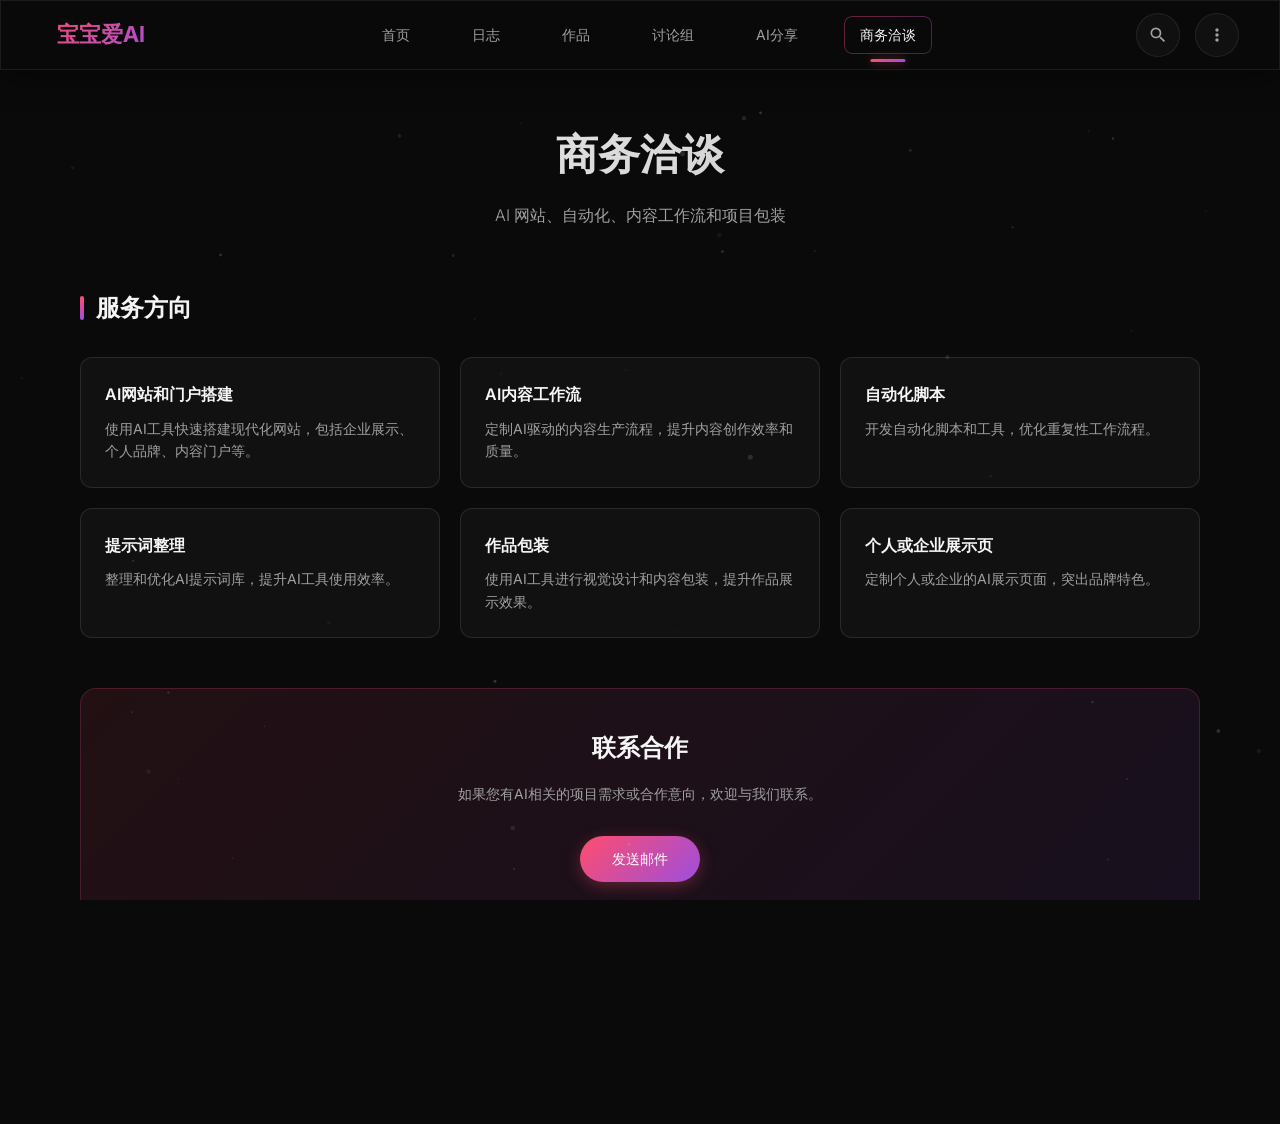
<file: business.html>
<!DOCTYPE html>
<html lang="zh-CN">
<head>
  <meta charset="UTF-8">
  <meta name="viewport" content="width=device-width, initial-scale=1.0">
  <title>商务洽谈 - 宝宝爱AI</title>
  <meta name="description" content="AI网站搭建、自动化、内容工作流和项目包装合作服务">
  <link rel="stylesheet" href="css/style.css">
</head>
<body>
  <nav class="nav-bar glass-nav">
    <a href="index.html" class="nav-logo">宝宝爱AI</a>
    <div class="nav-menu">
      <a href="index.html" class="nav-item">首页</a>
      <a href="logs.html" class="nav-item">日志</a>
      <a href="works.html" class="nav-item">作品</a>
      <a href="bbs.html" class="nav-item">讨论组</a>
      <a href="share.html" class="nav-item">AI分享</a>
      <a href="business.html" class="nav-item active">商务洽谈</a>
    </div>
    <div class="nav-right">
      <button class="nav-btn search-btn">
        <svg viewBox="0 0 24 24">
          <path d="M15.5 14h-.79l-.28-.27A6.47 6.47 0 0 0 16 9.5 6.5 6.5 0 1 0 9.5 16c1.61 0 3.09-.59 4.23-1.57l.27.28v.79l5 4.99L20.49 19l-4.99-5zm-6 0C7.01 14 5 11.99 5 9.5S7.01 5 9.5 5 14 7.01 14 9.5 11.99 14 9.5 14z"/>
        </svg>
      </button>
      <button class="nav-btn more-btn">
        <svg viewBox="0 0 24 24">
          <path d="M12 8c1.1 0 2-.9 2-2s-.9-2-2-2-2 .9-2 2 .9 2 2 2zm0 2c-1.1 0-2 .9-2 2s.9 2 2 2 2-.9 2-2-.9-2-2-2zm0 6c-1.1 0-2 .9-2 2s.9 2 2 2 2-.9 2-2-.9-2-2-2z"/>
        </svg>
      </button>
      <button class="nav-btn mobile-menu-btn">
        <svg viewBox="0 0 24 24">
          <path d="M3 18h18v-2H3v2zm0-5h18v-2H3v2zm0-7v2h18V6H3z"/>
        </svg>
      </button>
    </div>
  </nav>

  <div class="page-container">
    <div class="page-header">
      <h1 class="page-title">商务洽谈</h1>
      <p class="page-subtitle">AI 网站、自动化、内容工作流和项目包装</p>
    </div>

    <div class="business-section">
      <h2 class="business-title">服务方向</h2>
      <div class="business-list">
        <div class="business-item">
          <h3 class="business-item-title">AI网站和门户搭建</h3>
          <p class="business-item-desc">使用AI工具快速搭建现代化网站，包括企业展示、个人品牌、内容门户等。</p>
        </div>
        <div class="business-item">
          <h3 class="business-item-title">AI内容工作流</h3>
          <p class="business-item-desc">定制AI驱动的内容生产流程，提升内容创作效率和质量。</p>
        </div>
        <div class="business-item">
          <h3 class="business-item-title">自动化脚本</h3>
          <p class="business-item-desc">开发自动化脚本和工具，优化重复性工作流程。</p>
        </div>
        <div class="business-item">
          <h3 class="business-item-title">提示词整理</h3>
          <p class="business-item-desc">整理和优化AI提示词库，提升AI工具使用效率。</p>
        </div>
        <div class="business-item">
          <h3 class="business-item-title">作品包装</h3>
          <p class="business-item-desc">使用AI工具进行视觉设计和内容包装，提升作品展示效果。</p>
        </div>
        <div class="business-item">
          <h3 class="business-item-title">个人或企业展示页</h3>
          <p class="business-item-desc">定制个人或企业的AI展示页面，突出品牌特色。</p>
        </div>
      </div>
    </div>

    <div class="contact-box">
      <h3 class="contact-title">联系合作</h3>
      <p class="contact-desc">如果您有AI相关的项目需求或合作意向，欢迎与我们联系。</p>
      <a href="mailto:contact@bbloveai.com" class="btn-primary">发送邮件</a>
    </div>
  </div>

  <div class="more-menu">
    <a href="tools.html" class="more-menu-item">
      <svg viewBox="0 0 24 24"><path d="M19.43 12.98c.04-.32.07-.64.07-.98s-.03-.66-.07-.98l2.11-1.65c.19-.15.24-.42.12-.64l-2-3.46c-.12-.22-.37-.3-.59-.22l-2.49 1c-.52-.39-1.08-.7-1.66-.94l-.38-2.65c-.03-.24-.24-.42-.48-.42h-4c-.24 0-.45.18-.48.42l-.38 2.65c-.58.24-1.14.55-1.66.94l-2.49-1c-.22-.08-.47 0-.59.22l-2 3.46c-.12.22-.07.49.12.64l2.11 1.65c-.04.32-.07.64-.07.98s.03.66.07.98l-2.11 1.65c-.19.15-.24.42-.12.64l2 3.46c.12.22.37.3.59.22l2.49-1c.52.39 1.08.7 1.66.94l.38 2.65c.03.24.24.42.48.42h4c.24 0 .45-.18.48-.42l.38-2.65c.58-.24 1.14-.55 1.66-.94l2.49 1c.22.08.47 0 .59-.22l2-3.46c.12-.22.07-.49-.12-.64l-2.11-1.65zM12 15.6c-1.98 0-3.6-1.62-3.6-3.6s1.62-3.6 3.6-3.6 3.6 1.62 3.6 3.6-1.62 3.6-3.6 3.6z"/></svg>
      <span>AI工具箱</span>
    </a>
    <a href="go.html" class="more-menu-item">
      <svg viewBox="0 0 24 24"><path d="M10 6v2h2V6h2v6h2V6h2v10H10V6zm-8 0v10h2V6H2zm0 12h16v2H2v-2z"/></svg>
      <span>外部入口</span>
    </a>
    <a href="about.html" class="more-menu-item">
      <svg viewBox="0 0 24 24"><path d="M12 12c2.21 0 4-1.79 4-4s-1.79-4-4-4-4 1.79-4 4 1.79 4 4 4zm0 2c-2.67 0-8 1.34-8 4v2h16v-2c0-2.66-5.33-4-8-4z"/></svg>
      <span>关于宝宝爱AI</span>
    </a>
  </div>

  <div class="mobile-nav-overlay">
    <div class="mobile-nav-close">
      <svg viewBox="0 0 24 24">
        <path d="M19 6.41L17.59 5 12 10.59 6.41 5 5 6.41 10.59 12 5 17.59 6.41 19 12 13.41 17.59 19 19 17.59 13.41 12z"/>
      </svg>
    </div>
    <a href="index.html" class="mobile-nav-item">首页</a>
    <a href="logs.html" class="mobile-nav-item">日志</a>
    <a href="works.html" class="mobile-nav-item">作品</a>
    <a href="bbs.html" class="mobile-nav-item">讨论组</a>
    <a href="share.html" class="mobile-nav-item">AI分享</a>
    <a href="business.html" class="mobile-nav-item active">商务洽谈</a>
    <a href="tools.html" class="mobile-nav-item">AI工具箱</a>
    <a href="go.html" class="mobile-nav-item">外部入口</a>
    <a href="about.html" class="mobile-nav-item">关于宝宝爱AI</a>
  </div>

  <div class="search-overlay">
    <div class="search-input-wrapper">
      <input type="text" class="search-input" placeholder="搜索 AI 内容、作品、提示词...">
      <div class="search-close">
        <svg viewBox="0 0 24 24">
          <path d="M19 6.41L17.59 5 12 10.59 6.41 5 5 6.41 10.59 12 5 17.59 6.41 19 12 13.41 17.59 19 19 17.59 13.41 12z"/>
        </svg>
      </div>
    </div>
    <div class="search-suggestions">
      <div class="search-suggestions-title">热门搜索</div>
      <div class="search-tags">
        <span class="search-tag">提示词</span>
        <span class="search-tag">AI图片</span>
        <span class="search-tag">AI视频</span>
        <span class="search-tag">网站搭建</span>
        <span class="search-tag">自动化</span>
        <span class="search-tag">作品案例</span>
        <span class="search-tag">商务合作</span>
      </div>
    </div>
    <div class="search-links">
      <a href="logs.html" class="search-link-item">
        <svg viewBox="0 0 24 24"><path d="M19 3h-1V1h-2v2H8V1H6v2H5c-1.11 0-1.99.9-1.99 2L3 19c0 1.1.89 2 2 2h14c1.1 0 2-.9 2-2V5c0-1.1-.9-2-2-2zm0 16H5V8h14v11zM9 10H7v2h2v-2zm4 0h-2v2h2v-2zm4 0h-2v2h2v-2zm-8 4H7v2h2v-2zm4 0h-2v2h2v-2zm4 0h-2v2h2v-2z"/></svg>
        <span>日志</span>
      </a>
      <a href="works.html" class="search-link-item">
        <svg viewBox="0 0 24 24"><path d="M21 19V5c0-1.1-.9-2-2-2H5c-1.1 0-2 .9-2 2v14c0 1.1.9 2 2 2h14c1.1 0 2-.9 2-2zM8.5 13.5l2.5 3.01L14.5 12l4.5 6H5l3.5-4.5z"/></svg>
        <span>作品</span>
      </a>
      <a href="share.html" class="search-link-item">
        <svg viewBox="0 0 24 24"><path d="M18 16.08c-.76 0-1.44.3-1.96.77L8.91 12.7c.05-.23.09-.46.09-.7s-.04-.47-.09-.7l7.05-4.11c.54.5 1.25.81 2.04.81 1.66 0 3-1.34 3-3s-1.34-3-3-3-3 1.34-3 3c0 .24.04.47.09.7L8.04 9.81C7.5 9.31 6.79 9 6 9c-1.66 0-3 1.34-3 3s1.34 3 3 3c.79 0 1.5-.31 2.04-.81l7.12 4.16c-.05.21-.08.43-.08.65 0 1.61 1.31 2.92 2.92 2.92s2.92-1.31 2.92-2.92-1.31-2.92-2.92-2.92z"/></svg>
        <span>AI分享</span>
      </a>
    </div>
  </div>

  <footer class="footer">
    <div class="footer-text">© 2024 宝宝爱AI · 持续更新的 AI 工作门户</div>
    <div class="footer-links">
      <a href="about.html" class="footer-link">关于</a>
      <a href="business.html" class="footer-link">商务合作</a>
    </div>
  </footer>

  <script src="js/main.js"></script>
</body>
</html>
</file>
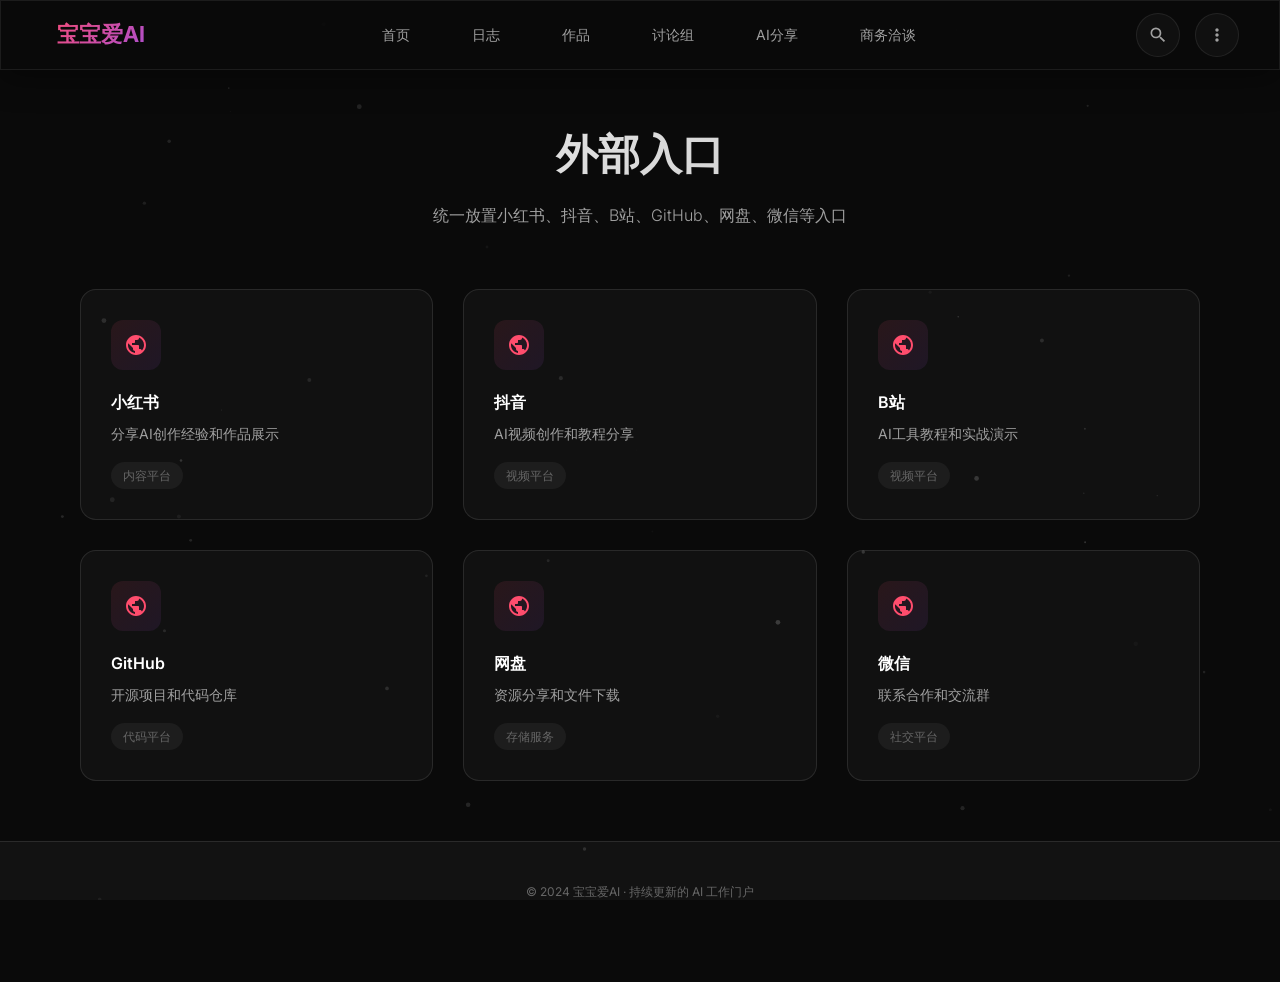
<file: go.html>
<!DOCTYPE html>
<html lang="zh-CN">
<head>
  <meta charset="UTF-8">
  <meta name="viewport" content="width=device-width, initial-scale=1.0">
  <title>外部入口 - 宝宝爱AI</title>
  <meta name="description" content="统一放置小红书、抖音、B站、GitHub、网盘、微信等外部入口">
  <link rel="stylesheet" href="css/style.css">
</head>
<body>
  <nav class="nav-bar glass-nav">
    <a href="index.html" class="nav-logo">宝宝爱AI</a>
    <div class="nav-menu">
      <a href="index.html" class="nav-item">首页</a>
      <a href="logs.html" class="nav-item">日志</a>
      <a href="works.html" class="nav-item">作品</a>
      <a href="bbs.html" class="nav-item">讨论组</a>
      <a href="share.html" class="nav-item">AI分享</a>
      <a href="business.html" class="nav-item">商务洽谈</a>
    </div>
    <div class="nav-right">
      <button class="nav-btn search-btn">
        <svg viewBox="0 0 24 24">
          <path d="M15.5 14h-.79l-.28-.27A6.47 6.47 0 0 0 16 9.5 6.5 6.5 0 1 0 9.5 16c1.61 0 3.09-.59 4.23-1.57l.27.28v.79l5 4.99L20.49 19l-4.99-5zm-6 0C7.01 14 5 11.99 5 9.5S7.01 5 9.5 5 14 7.01 14 9.5 11.99 14 9.5 14z"/>
        </svg>
      </button>
      <button class="nav-btn more-btn">
        <svg viewBox="0 0 24 24">
          <path d="M12 8c1.1 0 2-.9 2-2s-.9-2-2-2-2 .9-2 2 .9 2 2 2zm0 2c-1.1 0-2 .9-2 2s.9 2 2 2 2-.9 2-2-.9-2-2-2zm0 6c-1.1 0-2 .9-2 2s.9 2 2 2 2-.9 2-2-.9-2-2-2z"/>
        </svg>
      </button>
      <button class="nav-btn mobile-menu-btn">
        <svg viewBox="0 0 24 24">
          <path d="M3 18h18v-2H3v2zm0-5h18v-2H3v2zm0-7v2h18V6H3z"/>
        </svg>
      </button>
    </div>
  </nav>

  <div class="page-container">
    <div class="page-header">
      <h1 class="page-title">外部入口</h1>
      <p class="page-subtitle">统一放置小红书、抖音、B站、GitHub、网盘、微信等入口</p>
    </div>

    <div class="card-grid">
      <a href="#" class="card" style="cursor: pointer;">
        <div class="card-icon">
          <svg viewBox="0 0 24 24"><path d="M12 2C6.48 2 2 6.48 2 12s4.48 10 10 10 10-4.48 10-10S17.52 2 12 2zm-1 17.93c-3.95-.49-7-3.85-7-7.93 0-.62.08-1.21.21-1.79L9 15v1c0 1.1.9 2 2 2v1.93zm6.9-2.54c-.26-.81-1-1.39-1.9-1.39h-1v-3c0-.55-.45-1-1-1H8v-2h2c.55 0 1-.45 1-1V7h2c1.1 0 2-.9 2-2v-.41c2.93 1.19 5 4.06 5 7.41 0 2.08-.8 3.97-2.1 5.39z"/></svg>
        </div>
        <h3 class="card-title">小红书</h3>
        <p class="card-desc">分享AI创作经验和作品展示</p>
        <span class="card-tag">内容平台</span>
      </a>

      <a href="#" class="card" style="cursor: pointer;">
        <div class="card-icon">
          <svg viewBox="0 0 24 24"><path d="M12 2C6.48 2 2 6.48 2 12s4.48 10 10 10 10-4.48 10-10S17.52 2 12 2zm-1 17.93c-3.95-.49-7-3.85-7-7.93 0-.62.08-1.21.21-1.79L9 15v1c0 1.1.9 2 2 2v1.93zm6.9-2.54c-.26-.81-1-1.39-1.9-1.39h-1v-3c0-.55-.45-1-1-1H8v-2h2c.55 0 1-.45 1-1V7h2c1.1 0 2-.9 2-2v-.41c2.93 1.19 5 4.06 5 7.41 0 2.08-.8 3.97-2.1 5.39z"/></svg>
        </div>
        <h3 class="card-title">抖音</h3>
        <p class="card-desc">AI视频创作和教程分享</p>
        <span class="card-tag">视频平台</span>
      </a>

      <a href="#" class="card" style="cursor: pointer;">
        <div class="card-icon">
          <svg viewBox="0 0 24 24"><path d="M12 2C6.48 2 2 6.48 2 12s4.48 10 10 10 10-4.48 10-10S17.52 2 12 2zm-1 17.93c-3.95-.49-7-3.85-7-7.93 0-.62.08-1.21.21-1.79L9 15v1c0 1.1.9 2 2 2v1.93zm6.9-2.54c-.26-.81-1-1.39-1.9-1.39h-1v-3c0-.55-.45-1-1-1H8v-2h2c.55 0 1-.45 1-1V7h2c1.1 0 2-.9 2-2v-.41c2.93 1.19 5 4.06 5 7.41 0 2.08-.8 3.97-2.1 5.39z"/></svg>
        </div>
        <h3 class="card-title">B站</h3>
        <p class="card-desc">AI工具教程和实战演示</p>
        <span class="card-tag">视频平台</span>
      </a>

      <a href="#" class="card" style="cursor: pointer;">
        <div class="card-icon">
          <svg viewBox="0 0 24 24"><path d="M12 2C6.48 2 2 6.48 2 12s4.48 10 10 10 10-4.48 10-10S17.52 2 12 2zm-1 17.93c-3.95-.49-7-3.85-7-7.93 0-.62.08-1.21.21-1.79L9 15v1c0 1.1.9 2 2 2v1.93zm6.9-2.54c-.26-.81-1-1.39-1.9-1.39h-1v-3c0-.55-.45-1-1-1H8v-2h2c.55 0 1-.45 1-1V7h2c1.1 0 2-.9 2-2v-.41c2.93 1.19 5 4.06 5 7.41 0 2.08-.8 3.97-2.1 5.39z"/></svg>
        </div>
        <h3 class="card-title">GitHub</h3>
        <p class="card-desc">开源项目和代码仓库</p>
        <span class="card-tag">代码平台</span>
      </a>

      <a href="#" class="card" style="cursor: pointer;">
        <div class="card-icon">
          <svg viewBox="0 0 24 24"><path d="M12 2C6.48 2 2 6.48 2 12s4.48 10 10 10 10-4.48 10-10S17.52 2 12 2zm-1 17.93c-3.95-.49-7-3.85-7-7.93 0-.62.08-1.21.21-1.79L9 15v1c0 1.1.9 2 2 2v1.93zm6.9-2.54c-.26-.81-1-1.39-1.9-1.39h-1v-3c0-.55-.45-1-1-1H8v-2h2c.55 0 1-.45 1-1V7h2c1.1 0 2-.9 2-2v-.41c2.93 1.19 5 4.06 5 7.41 0 2.08-.8 3.97-2.1 5.39z"/></svg>
        </div>
        <h3 class="card-title">网盘</h3>
        <p class="card-desc">资源分享和文件下载</p>
        <span class="card-tag">存储服务</span>
      </a>

      <a href="#" class="card" style="cursor: pointer;">
        <div class="card-icon">
          <svg viewBox="0 0 24 24"><path d="M12 2C6.48 2 2 6.48 2 12s4.48 10 10 10 10-4.48 10-10S17.52 2 12 2zm-1 17.93c-3.95-.49-7-3.85-7-7.93 0-.62.08-1.21.21-1.79L9 15v1c0 1.1.9 2 2 2v1.93zm6.9-2.54c-.26-.81-1-1.39-1.9-1.39h-1v-3c0-.55-.45-1-1-1H8v-2h2c.55 0 1-.45 1-1V7h2c1.1 0 2-.9 2-2v-.41c2.93 1.19 5 4.06 5 7.41 0 2.08-.8 3.97-2.1 5.39z"/></svg>
        </div>
        <h3 class="card-title">微信</h3>
        <p class="card-desc">联系合作和交流群</p>
        <span class="card-tag">社交平台</span>
      </a>
    </div>
  </div>

  <div class="more-menu">
    <a href="tools.html" class="more-menu-item">
      <svg viewBox="0 0 24 24"><path d="M19.43 12.98c.04-.32.07-.64.07-.98s-.03-.66-.07-.98l2.11-1.65c.19-.15.24-.42.12-.64l-2-3.46c-.12-.22-.37-.3-.59-.22l-2.49 1c-.52-.39-1.08-.7-1.66-.94l-.38-2.65c-.03-.24-.24-.42-.48-.42h-4c-.24 0-.45.18-.48.42l-.38 2.65c-.58.24-1.14.55-1.66.94l-2.49-1c-.22-.08-.47 0-.59.22l-2 3.46c-.12.22-.07.49.12.64l2.11 1.65c-.04.32-.07.64-.07.98s.03.66.07.98l-2.11 1.65c-.19.15-.24.42-.12.64l2 3.46c.12.22.37.3.59.22l2.49-1c.52.39 1.08.7 1.66.94l.38 2.65c.03.24.24.42.48.42h4c.24 0 .45-.18.48-.42l.38-2.65c.58-.24 1.14-.55 1.66-.94l2.49 1c.22.08.47 0 .59-.22l2-3.46c.12-.22.07-.49-.12-.64l-2.11-1.65zM12 15.6c-1.98 0-3.6-1.62-3.6-3.6s1.62-3.6 3.6-3.6 3.6 1.62 3.6 3.6-1.62 3.6-3.6 3.6z"/></svg>
      <span>AI工具箱</span>
    </a>
    <a href="go.html" class="more-menu-item">
      <svg viewBox="0 0 24 24"><path d="M10 6v2h2V6h2v6h2V6h2v10H10V6zm-8 0v10h2V6H2zm0 12h16v2H2v-2z"/></svg>
      <span>外部入口</span>
    </a>
    <a href="about.html" class="more-menu-item">
      <svg viewBox="0 0 24 24"><path d="M12 12c2.21 0 4-1.79 4-4s-1.79-4-4-4-4 1.79-4 4 1.79 4 4 4zm0 2c-2.67 0-8 1.34-8 4v2h16v-2c0-2.66-5.33-4-8-4z"/></svg>
      <span>关于宝宝爱AI</span>
    </a>
  </div>

  <div class="mobile-nav-overlay">
    <div class="mobile-nav-close">
      <svg viewBox="0 0 24 24">
        <path d="M19 6.41L17.59 5 12 10.59 6.41 5 5 6.41 10.59 12 5 17.59 6.41 19 12 13.41 17.59 19 19 17.59 13.41 12z"/>
      </svg>
    </div>
    <a href="index.html" class="mobile-nav-item">首页</a>
    <a href="logs.html" class="mobile-nav-item">日志</a>
    <a href="works.html" class="mobile-nav-item">作品</a>
    <a href="bbs.html" class="mobile-nav-item">讨论组</a>
    <a href="share.html" class="mobile-nav-item">AI分享</a>
    <a href="business.html" class="mobile-nav-item">商务洽谈</a>
    <a href="tools.html" class="mobile-nav-item">AI工具箱</a>
    <a href="go.html" class="mobile-nav-item active">外部入口</a>
    <a href="about.html" class="mobile-nav-item">关于宝宝爱AI</a>
  </div>

  <div class="search-overlay">
    <div class="search-input-wrapper">
      <input type="text" class="search-input" placeholder="搜索 AI 内容、作品、提示词...">
      <div class="search-close">
        <svg viewBox="0 0 24 24">
          <path d="M19 6.41L17.59 5 12 10.59 6.41 5 5 6.41 10.59 12 5 17.59 6.41 19 12 13.41 17.59 19 19 17.59 13.41 12z"/>
        </svg>
      </div>
    </div>
    <div class="search-suggestions">
      <div class="search-suggestions-title">热门搜索</div>
      <div class="search-tags">
        <span class="search-tag">提示词</span>
        <span class="search-tag">AI图片</span>
        <span class="search-tag">AI视频</span>
        <span class="search-tag">网站搭建</span>
        <span class="search-tag">自动化</span>
        <span class="search-tag">作品案例</span>
        <span class="search-tag">商务合作</span>
      </div>
    </div>
    <div class="search-links">
      <a href="logs.html" class="search-link-item">
        <svg viewBox="0 0 24 24"><path d="M19 3h-1V1h-2v2H8V1H6v2H5c-1.11 0-1.99.9-1.99 2L3 19c0 1.1.89 2 2 2h14c1.1 0 2-.9 2-2V5c0-1.1-.9-2-2-2zm0 16H5V8h14v11zM9 10H7v2h2v-2zm4 0h-2v2h2v-2zm4 0h-2v2h2v-2zm-8 4H7v2h2v-2zm4 0h-2v2h2v-2zm4 0h-2v2h2v-2z"/></svg>
        <span>日志</span>
      </a>
      <a href="works.html" class="search-link-item">
        <svg viewBox="0 0 24 24"><path d="M21 19V5c0-1.1-.9-2-2-2H5c-1.1 0-2 .9-2 2v14c0 1.1.9 2 2 2h14c1.1 0 2-.9 2-2zM8.5 13.5l2.5 3.01L14.5 12l4.5 6H5l3.5-4.5z"/></svg>
        <span>作品</span>
      </a>
      <a href="share.html" class="search-link-item">
        <svg viewBox="0 0 24 24"><path d="M18 16.08c-.76 0-1.44.3-1.96.77L8.91 12.7c.05-.23.09-.46.09-.7s-.04-.47-.09-.7l7.05-4.11c.54.5 1.25.81 2.04.81 1.66 0 3-1.34 3-3s-1.34-3-3-3-3 1.34-3 3c0 .24.04.47.09.7L8.04 9.81C7.5 9.31 6.79 9 6 9c-1.66 0-3 1.34-3 3s1.34 3 3 3c.79 0 1.5-.31 2.04-.81l7.12 4.16c-.05.21-.08.43-.08.65 0 1.61 1.31 2.92 2.92 2.92s2.92-1.31 2.92-2.92-1.31-2.92-2.92-2.92z"/></svg>
        <span>AI分享</span>
      </a>
    </div>
  </div>

  <footer class="footer">
    <div class="footer-text">© 2024 宝宝爱AI · 持续更新的 AI 工作门户</div>
    <div class="footer-links">
      <a href="about.html" class="footer-link">关于</a>
      <a href="business.html" class="footer-link">商务合作</a>
    </div>
  </footer>

  <script src="js/main.js"></script>
</body>
</html>
</file>
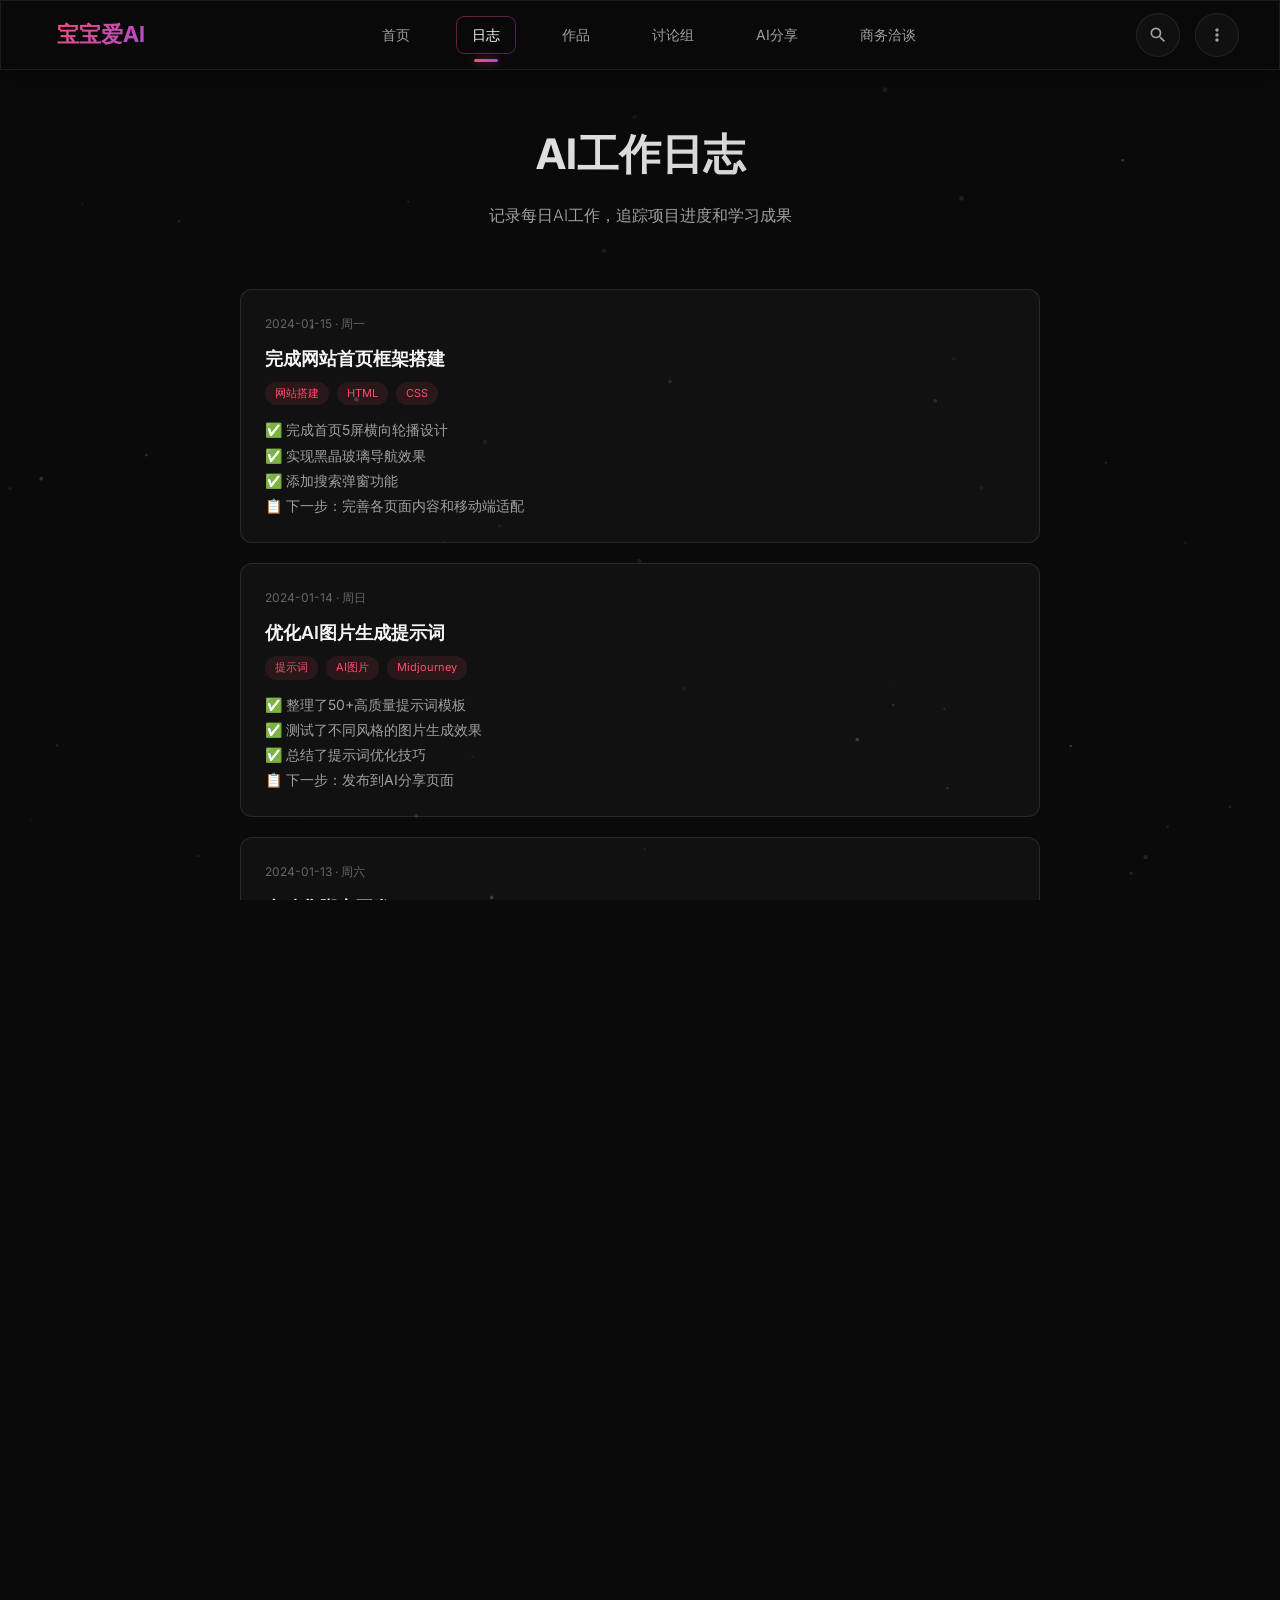
<file: logs.html>
<!DOCTYPE html>
<html lang="zh-CN">
<head>
  <meta charset="UTF-8">
  <meta name="viewport" content="width=device-width, initial-scale=1.0">
  <title>AI工作日志 - 宝宝爱AI</title>
  <meta name="description" content="记录每日AI工作，追踪项目进度和学习成果">
  <link rel="stylesheet" href="css/style.css">
</head>
<body>
  <nav class="nav-bar glass-nav">
    <a href="index.html" class="nav-logo">宝宝爱AI</a>
    <div class="nav-menu">
      <a href="index.html" class="nav-item">首页</a>
      <a href="logs.html" class="nav-item active">日志</a>
      <a href="works.html" class="nav-item">作品</a>
      <a href="bbs.html" class="nav-item">讨论组</a>
      <a href="share.html" class="nav-item">AI分享</a>
      <a href="business.html" class="nav-item">商务洽谈</a>
    </div>
    <div class="nav-right">
      <button class="nav-btn search-btn">
        <svg viewBox="0 0 24 24">
          <path d="M15.5 14h-.79l-.28-.27A6.47 6.47 0 0 0 16 9.5 6.5 6.5 0 1 0 9.5 16c1.61 0 3.09-.59 4.23-1.57l.27.28v.79l5 4.99L20.49 19l-4.99-5zm-6 0C7.01 14 5 11.99 5 9.5S7.01 5 9.5 5 14 7.01 14 9.5 11.99 14 9.5 14z"/>
        </svg>
      </button>
      <button class="nav-btn more-btn">
        <svg viewBox="0 0 24 24">
          <path d="M12 8c1.1 0 2-.9 2-2s-.9-2-2-2-2 .9-2 2 .9 2 2 2zm0 2c-1.1 0-2 .9-2 2s.9 2 2 2 2-.9 2-2-.9-2-2-2zm0 6c-1.1 0-2 .9-2 2s.9 2 2 2 2-.9 2-2-.9-2-2-2z"/>
        </svg>
      </button>
      <button class="nav-btn mobile-menu-btn">
        <svg viewBox="0 0 24 24">
          <path d="M3 18h18v-2H3v2zm0-5h18v-2H3v2zm0-7v2h18V6H3z"/>
        </svg>
      </button>
    </div>
  </nav>

  <div class="page-container">
    <div class="page-header">
      <h1 class="page-title">AI工作日志</h1>
      <p class="page-subtitle">记录每日AI工作，追踪项目进度和学习成果</p>
    </div>

    <div class="logs-list">
      <div class="log-item">
        <div class="log-date">2024-01-15 · 周一</div>
        <h3 class="log-title">完成网站首页框架搭建</h3>
        <div class="log-tags">
          <span class="log-tag">网站搭建</span>
          <span class="log-tag">HTML</span>
          <span class="log-tag">CSS</span>
        </div>
        <div class="log-content">
          ✅ 完成首页5屏横向轮播设计<br>
          ✅ 实现黑晶玻璃导航效果<br>
          ✅ 添加搜索弹窗功能<br>
          📋 下一步：完善各页面内容和移动端适配
        </div>
      </div>

      <div class="log-item">
        <div class="log-date">2024-01-14 · 周日</div>
        <h3 class="log-title">优化AI图片生成提示词</h3>
        <div class="log-tags">
          <span class="log-tag">提示词</span>
          <span class="log-tag">AI图片</span>
          <span class="log-tag">Midjourney</span>
        </div>
        <div class="log-content">
          ✅ 整理了50+高质量提示词模板<br>
          ✅ 测试了不同风格的图片生成效果<br>
          ✅ 总结了提示词优化技巧<br>
          📋 下一步：发布到AI分享页面
        </div>
      </div>

      <div class="log-item">
        <div class="log-date">2024-01-13 · 周六</div>
        <h3 class="log-title">自动化脚本开发</h3>
        <div class="log-tags">
          <span class="log-tag">自动化</span>
          <span class="log-tag">Python</span>
          <span class="log-tag">脚本</span>
        </div>
        <div class="log-content">
          ✅ 编写了AI内容批量生成脚本<br>
          ✅ 实现了自动发布流程<br>
          ✅ 测试了脚本稳定性<br>
          📋 下一步：集成更多AI平台API
        </div>
      </div>

      <div class="log-item">
        <div class="log-date">2024-01-12 · 周五</div>
        <h3 class="log-title">项目规划会议</h3>
        <div class="log-tags">
          <span class="log-tag">项目管理</span>
          <span class="log-tag">规划</span>
          <span class="log-tag">商务</span>
        </div>
        <div class="log-content">
          ✅ 确定了网站首版功能清单<br>
          ✅ 制定了开发时间表<br>
          ✅ 讨论了商务合作方向<br>
          📋 下一步：开始技术选型和架构设计
        </div>
      </div>

      <div class="log-item">
        <div class="log-date">2024-01-11 · 周四</div>
        <h3 class="log-title">AI视频生成工具研究</h3>
        <div class="log-tags">
          <span class="log-tag">AI视频</span>
          <span class="log-tag">工具</span>
          <span class="log-tag">研究</span>
        </div>
        <div class="log-content">
          ✅ 测试了Runway ML Gen-2<br>
          ✅ 体验了Pika Labs<br>
          ✅ 对比了不同视频生成平台<br>
          📋 下一步：整理视频工具使用指南
        </div>
      </div>
    </div>
  </div>

  <div class="more-menu">
    <a href="tools.html" class="more-menu-item">
      <svg viewBox="0 0 24 24"><path d="M19.43 12.98c.04-.32.07-.64.07-.98s-.03-.66-.07-.98l2.11-1.65c.19-.15.24-.42.12-.64l-2-3.46c-.12-.22-.37-.3-.59-.22l-2.49 1c-.52-.39-1.08-.7-1.66-.94l-.38-2.65c-.03-.24-.24-.42-.48-.42h-4c-.24 0-.45.18-.48.42l-.38 2.65c-.58.24-1.14.55-1.66.94l-2.49-1c-.22-.08-.47 0-.59.22l-2 3.46c-.12.22-.07.49.12.64l2.11 1.65c-.04.32-.07.64-.07.98s.03.66.07.98l-2.11 1.65c-.19.15-.24.42-.12.64l2 3.46c.12.22.37.3.59.22l2.49-1c.52.39 1.08.7 1.66.94l.38 2.65c.03.24.24.42.48.42h4c.24 0 .45-.18.48-.42l.38-2.65c.58-.24 1.14-.55 1.66-.94l2.49 1c.22.08.47 0 .59-.22l2-3.46c.12-.22.07-.49-.12-.64l-2.11-1.65zM12 15.6c-1.98 0-3.6-1.62-3.6-3.6s1.62-3.6 3.6-3.6 3.6 1.62 3.6 3.6-1.62 3.6-3.6 3.6z"/></svg>
      <span>AI工具箱</span>
    </a>
    <a href="go.html" class="more-menu-item">
      <svg viewBox="0 0 24 24"><path d="M10 6v2h2V6h2v6h2V6h2v10H10V6zm-8 0v10h2V6H2zm0 12h16v2H2v-2z"/></svg>
      <span>外部入口</span>
    </a>
    <a href="about.html" class="more-menu-item">
      <svg viewBox="0 0 24 24"><path d="M12 12c2.21 0 4-1.79 4-4s-1.79-4-4-4-4 1.79-4 4 1.79 4 4 4zm0 2c-2.67 0-8 1.34-8 4v2h16v-2c0-2.66-5.33-4-8-4z"/></svg>
      <span>关于宝宝爱AI</span>
    </a>
  </div>

  <div class="mobile-nav-overlay">
    <div class="mobile-nav-close">
      <svg viewBox="0 0 24 24">
        <path d="M19 6.41L17.59 5 12 10.59 6.41 5 5 6.41 10.59 12 5 17.59 6.41 19 12 13.41 17.59 19 19 17.59 13.41 12z"/>
      </svg>
    </div>
    <a href="index.html" class="mobile-nav-item">首页</a>
    <a href="logs.html" class="mobile-nav-item active">日志</a>
    <a href="works.html" class="mobile-nav-item">作品</a>
    <a href="bbs.html" class="mobile-nav-item">讨论组</a>
    <a href="share.html" class="mobile-nav-item">AI分享</a>
    <a href="business.html" class="mobile-nav-item">商务洽谈</a>
    <a href="tools.html" class="mobile-nav-item">AI工具箱</a>
    <a href="go.html" class="mobile-nav-item">外部入口</a>
    <a href="about.html" class="mobile-nav-item">关于宝宝爱AI</a>
  </div>

  <div class="search-overlay">
    <div class="search-input-wrapper">
      <input type="text" class="search-input" placeholder="搜索 AI 内容、作品、提示词...">
      <div class="search-close">
        <svg viewBox="0 0 24 24">
          <path d="M19 6.41L17.59 5 12 10.59 6.41 5 5 6.41 10.59 12 5 17.59 6.41 19 12 13.41 17.59 19 19 17.59 13.41 12z"/>
        </svg>
      </div>
    </div>
    <div class="search-suggestions">
      <div class="search-suggestions-title">热门搜索</div>
      <div class="search-tags">
        <span class="search-tag">提示词</span>
        <span class="search-tag">AI图片</span>
        <span class="search-tag">AI视频</span>
        <span class="search-tag">网站搭建</span>
        <span class="search-tag">自动化</span>
        <span class="search-tag">作品案例</span>
        <span class="search-tag">商务合作</span>
      </div>
    </div>
    <div class="search-links">
      <a href="logs.html" class="search-link-item">
        <svg viewBox="0 0 24 24"><path d="M19 3h-1V1h-2v2H8V1H6v2H5c-1.11 0-1.99.9-1.99 2L3 19c0 1.1.89 2 2 2h14c1.1 0 2-.9 2-2V5c0-1.1-.9-2-2-2zm0 16H5V8h14v11zM9 10H7v2h2v-2zm4 0h-2v2h2v-2zm4 0h-2v2h2v-2zm-8 4H7v2h2v-2zm4 0h-2v2h2v-2zm4 0h-2v2h2v-2z"/></svg>
        <span>日志</span>
      </a>
      <a href="works.html" class="search-link-item">
        <svg viewBox="0 0 24 24"><path d="M21 19V5c0-1.1-.9-2-2-2H5c-1.1 0-2 .9-2 2v14c0 1.1.9 2 2 2h14c1.1 0 2-.9 2-2zM8.5 13.5l2.5 3.01L14.5 12l4.5 6H5l3.5-4.5z"/></svg>
        <span>作品</span>
      </a>
      <a href="share.html" class="search-link-item">
        <svg viewBox="0 0 24 24"><path d="M18 16.08c-.76 0-1.44.3-1.96.77L8.91 12.7c.05-.23.09-.46.09-.7s-.04-.47-.09-.7l7.05-4.11c.54.5 1.25.81 2.04.81 1.66 0 3-1.34 3-3s-1.34-3-3-3-3 1.34-3 3c0 .24.04.47.09.7L8.04 9.81C7.5 9.31 6.79 9 6 9c-1.66 0-3 1.34-3 3s1.34 3 3 3c.79 0 1.5-.31 2.04-.81l7.12 4.16c-.05.21-.08.43-.08.65 0 1.61 1.31 2.92 2.92 2.92s2.92-1.31 2.92-2.92-1.31-2.92-2.92-2.92z"/></svg>
        <span>AI分享</span>
      </a>
    </div>
  </div>

  <footer class="footer">
    <div class="footer-text">© 2024 宝宝爱AI · 持续更新的 AI 工作门户</div>
    <div class="footer-links">
      <a href="about.html" class="footer-link">关于</a>
      <a href="business.html" class="footer-link">商务合作</a>
    </div>
  </footer>

  <script src="js/main.js"></script>
</body>
</html>
</file>
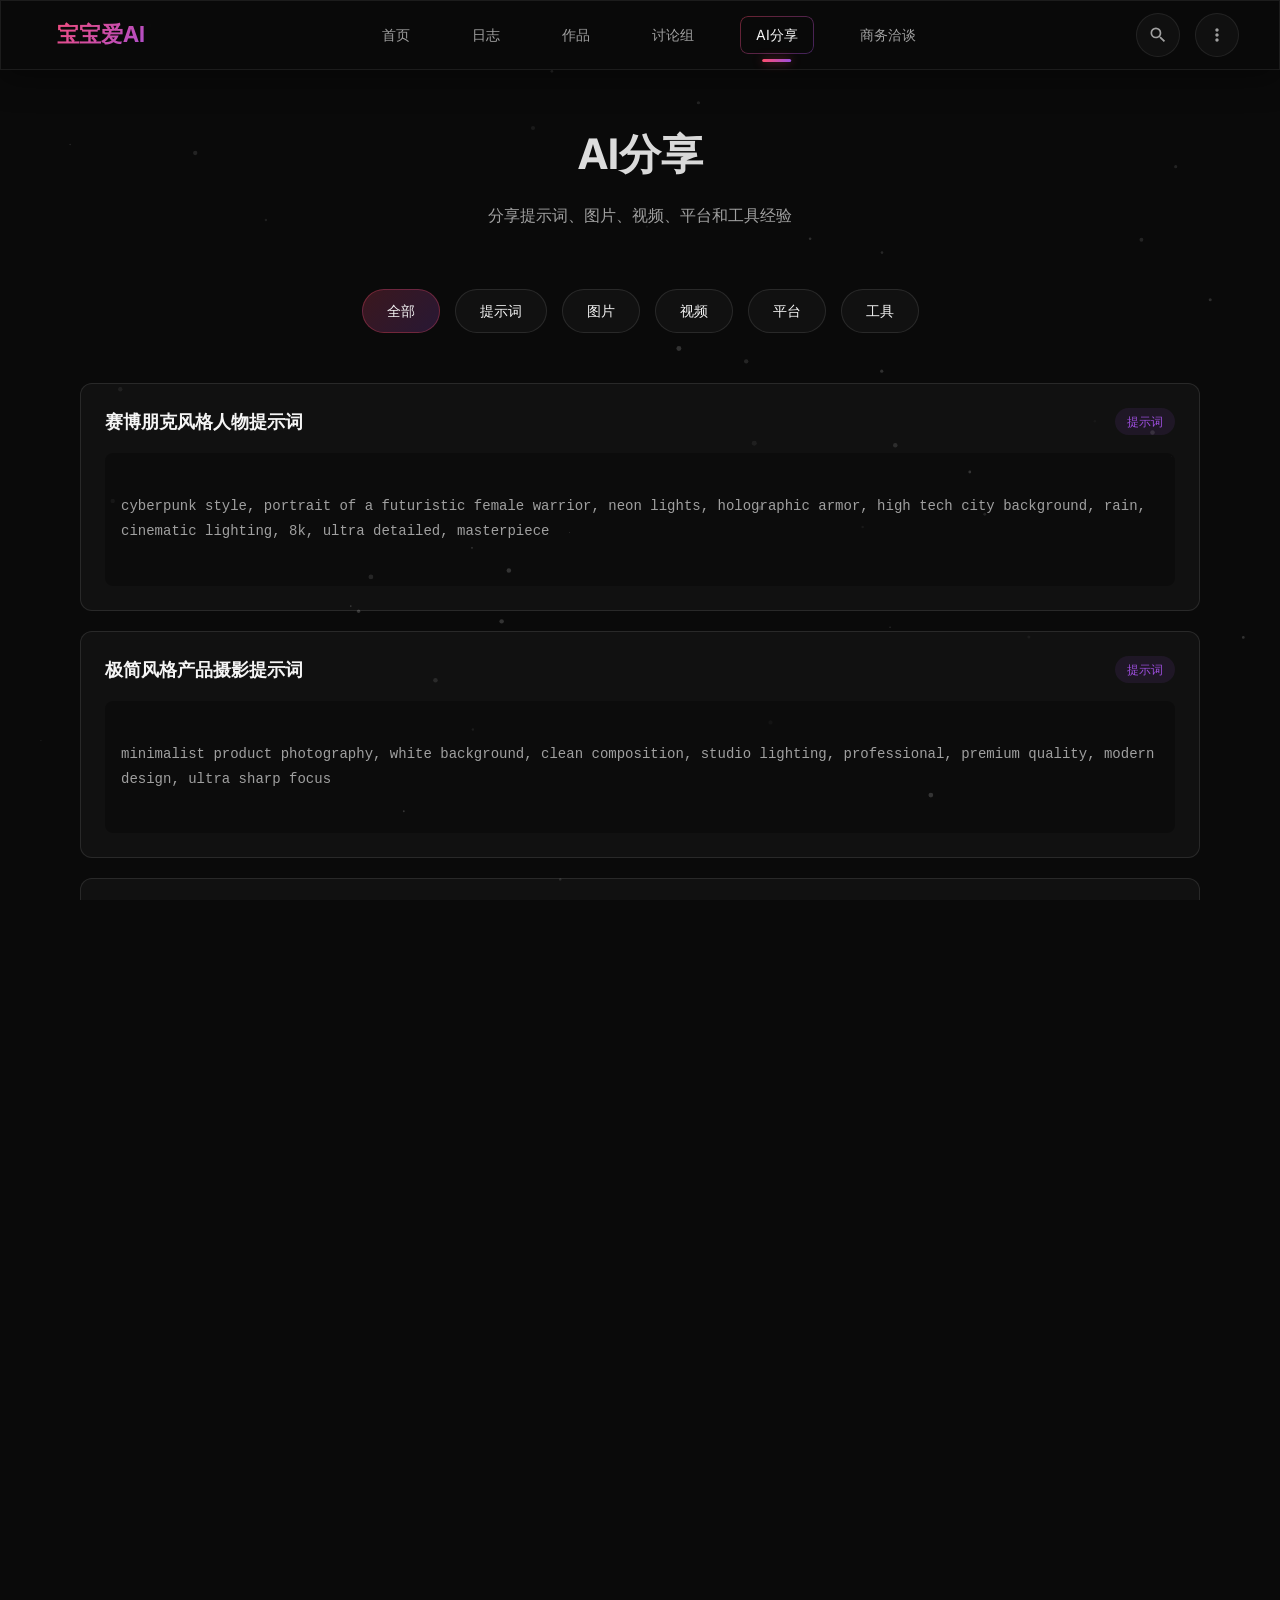
<file: share.html>
<!DOCTYPE html>
<html lang="zh-CN">
<head>
  <meta charset="UTF-8">
  <meta name="viewport" content="width=device-width, initial-scale=1.0">
  <title>AI分享 - 宝宝爱AI</title>
  <meta name="description" content="分享提示词、图片、视频、平台和工具经验">
  <link rel="stylesheet" href="css/style.css">
</head>
<body>
  <nav class="nav-bar glass-nav">
    <a href="index.html" class="nav-logo">宝宝爱AI</a>
    <div class="nav-menu">
      <a href="index.html" class="nav-item">首页</a>
      <a href="logs.html" class="nav-item">日志</a>
      <a href="works.html" class="nav-item">作品</a>
      <a href="bbs.html" class="nav-item">讨论组</a>
      <a href="share.html" class="nav-item active">AI分享</a>
      <a href="business.html" class="nav-item">商务洽谈</a>
    </div>
    <div class="nav-right">
      <button class="nav-btn search-btn">
        <svg viewBox="0 0 24 24">
          <path d="M15.5 14h-.79l-.28-.27A6.47 6.47 0 0 0 16 9.5 6.5 6.5 0 1 0 9.5 16c1.61 0 3.09-.59 4.23-1.57l.27.28v.79l5 4.99L20.49 19l-4.99-5zm-6 0C7.01 14 5 11.99 5 9.5S7.01 5 9.5 5 14 7.01 14 9.5 11.99 14 9.5 14z"/>
        </svg>
      </button>
      <button class="nav-btn more-btn">
        <svg viewBox="0 0 24 24">
          <path d="M12 8c1.1 0 2-.9 2-2s-.9-2-2-2-2 .9-2 2 .9 2 2 2zm0 2c-1.1 0-2 .9-2 2s.9 2 2 2 2-.9 2-2-.9-2-2-2zm0 6c-1.1 0-2 .9-2 2s.9 2 2 2 2-.9 2-2-.9-2-2-2z"/>
        </svg>
      </button>
      <button class="nav-btn mobile-menu-btn">
        <svg viewBox="0 0 24 24">
          <path d="M3 18h18v-2H3v2zm0-5h18v-2H3v2zm0-7v2h18V6H3z"/>
        </svg>
      </button>
    </div>
  </nav>

  <div class="page-container">
    <div class="page-header">
      <h1 class="page-title">AI分享</h1>
      <p class="page-subtitle">分享提示词、图片、视频、平台和工具经验</p>
    </div>

    <div class="share-categories">
      <span class="share-category active" data-filter="all">全部</span>
      <span class="share-category" data-filter="prompt">提示词</span>
      <span class="share-category" data-filter="image">图片</span>
      <span class="share-category" data-filter="video">视频</span>
      <span class="share-category" data-filter="platform">平台</span>
      <span class="share-category" data-filter="tool">工具</span>
    </div>

    <div class="share-item" data-category="prompt">
      <div class="share-item-header">
        <h3 class="share-item-title">赛博朋克风格人物提示词</h3>
        <span class="share-item-category">提示词</span>
      </div>
      <div class="share-item-content">
cyberpunk style, portrait of a futuristic female warrior, neon lights, holographic armor, high tech city background, rain, cinematic lighting, 8k, ultra detailed, masterpiece
      </div>
    </div>

    <div class="share-item" data-category="prompt">
      <div class="share-item-header">
        <h3 class="share-item-title">极简风格产品摄影提示词</h3>
        <span class="share-item-category">提示词</span>
      </div>
      <div class="share-item-content">
minimalist product photography, white background, clean composition, studio lighting, professional, premium quality, modern design, ultra sharp focus
      </div>
    </div>

    <div class="share-item" data-category="image">
      <div class="share-item-header">
        <h3 class="share-item-title">AI绘画平台推荐</h3>
        <span class="share-item-category">图片</span>
      </div>
      <div class="share-item-content">
推荐平台：Midjourney、DALL-E 3、Stable Diffusion

Midjourney：适合创意艺术，风格多样，社区活跃
DALL-E 3：适合写实风格，理解能力强
Stable Diffusion：开源免费，可本地部署，高度可定制
      </div>
    </div>

    <div class="share-item" data-category="video">
      <div class="share-item-header">
        <h3 class="share-item-title">AI视频生成工具对比</h3>
        <span class="share-item-category">视频</span>
      </div>
      <div class="share-item-content">
Runway ML Gen-2：文本生成视频，风格转换，画面精细
Pika Labs：动画风格出色，上手简单
Sora：OpenAI最新模型，画质顶级（需申请）
      </div>
    </div>

    <div class="share-item" data-category="platform">
      <div class="share-item-header">
        <h3 class="share-item-title">AI写作平台使用指南</h3>
        <span class="share-item-category">平台</span>
      </div>
      <div class="share-item-content">
ChatGPT：综合能力最强，适合对话式创作
Claude 3：处理长文本能力突出，适合文档分析
Gemini：多模态能力强，适合创意内容
      </div>
    </div>

    <div class="share-item" data-category="tool">
      <div class="share-item-header">
        <h3 class="share-item-title">常用AI工具清单</h3>
        <span class="share-item-category">工具</span>
      </div>
      <div class="share-item-content">
浏览器插件：
- ChatGPT for Google：搜索增强
- Claude Sidebar：侧边栏AI助手
- Merlin：多功能AI助手

效率工具：
- Notion AI：笔记增强
- GrammarlyGO：写作辅助
- Cursor：AI代码编辑器
      </div>
    </div>
  </div>

  <div class="more-menu">
    <a href="tools.html" class="more-menu-item">
      <svg viewBox="0 0 24 24"><path d="M19.43 12.98c.04-.32.07-.64.07-.98s-.03-.66-.07-.98l2.11-1.65c.19-.15.24-.42.12-.64l-2-3.46c-.12-.22-.37-.3-.59-.22l-2.49 1c-.52-.39-1.08-.7-1.66-.94l-.38-2.65c-.03-.24-.24-.42-.48-.42h-4c-.24 0-.45.18-.48.42l-.38 2.65c-.58.24-1.14.55-1.66.94l-2.49-1c-.22-.08-.47 0-.59.22l-2 3.46c-.12.22-.07.49.12.64l2.11 1.65c-.04.32-.07.64-.07.98s.03.66.07.98l-2.11 1.65c-.19.15-.24.42-.12.64l2 3.46c.12.22.37.3.59.22l2.49-1c.52.39 1.08.7 1.66.94l.38 2.65c.03.24.24.42.48.42h4c.24 0 .45-.18.48-.42l.38-2.65c.58-.24 1.14-.55 1.66-.94l2.49 1c.22.08.47 0 .59-.22l2-3.46c.12-.22.07-.49-.12-.64l-2.11-1.65zM12 15.6c-1.98 0-3.6-1.62-3.6-3.6s1.62-3.6 3.6-3.6 3.6 1.62 3.6 3.6-1.62 3.6-3.6 3.6z"/></svg>
      <span>AI工具箱</span>
    </a>
    <a href="go.html" class="more-menu-item">
      <svg viewBox="0 0 24 24"><path d="M10 6v2h2V6h2v6h2V6h2v10H10V6zm-8 0v10h2V6H2zm0 12h16v2H2v-2z"/></svg>
      <span>外部入口</span>
    </a>
    <a href="about.html" class="more-menu-item">
      <svg viewBox="0 0 24 24"><path d="M12 12c2.21 0 4-1.79 4-4s-1.79-4-4-4-4 1.79-4 4 1.79 4 4 4zm0 2c-2.67 0-8 1.34-8 4v2h16v-2c0-2.66-5.33-4-8-4z"/></svg>
      <span>关于宝宝爱AI</span>
    </a>
  </div>

  <div class="mobile-nav-overlay">
    <div class="mobile-nav-close">
      <svg viewBox="0 0 24 24">
        <path d="M19 6.41L17.59 5 12 10.59 6.41 5 5 6.41 10.59 12 5 17.59 6.41 19 12 13.41 17.59 19 19 17.59 13.41 12z"/>
      </svg>
    </div>
    <a href="index.html" class="mobile-nav-item">首页</a>
    <a href="logs.html" class="mobile-nav-item">日志</a>
    <a href="works.html" class="mobile-nav-item">作品</a>
    <a href="bbs.html" class="mobile-nav-item">讨论组</a>
    <a href="share.html" class="mobile-nav-item active">AI分享</a>
    <a href="business.html" class="mobile-nav-item">商务洽谈</a>
    <a href="tools.html" class="mobile-nav-item">AI工具箱</a>
    <a href="go.html" class="mobile-nav-item">外部入口</a>
    <a href="about.html" class="mobile-nav-item">关于宝宝爱AI</a>
  </div>

  <div class="search-overlay">
    <div class="search-input-wrapper">
      <input type="text" class="search-input" placeholder="搜索 AI 内容、作品、提示词...">
      <div class="search-close">
        <svg viewBox="0 0 24 24">
          <path d="M19 6.41L17.59 5 12 10.59 6.41 5 5 6.41 10.59 12 5 17.59 6.41 19 12 13.41 17.59 19 19 17.59 13.41 12z"/>
        </svg>
      </div>
    </div>
    <div class="search-suggestions">
      <div class="search-suggestions-title">热门搜索</div>
      <div class="search-tags">
        <span class="search-tag">提示词</span>
        <span class="search-tag">AI图片</span>
        <span class="search-tag">AI视频</span>
        <span class="search-tag">网站搭建</span>
        <span class="search-tag">自动化</span>
        <span class="search-tag">作品案例</span>
        <span class="search-tag">商务合作</span>
      </div>
    </div>
    <div class="search-links">
      <a href="logs.html" class="search-link-item">
        <svg viewBox="0 0 24 24"><path d="M19 3h-1V1h-2v2H8V1H6v2H5c-1.11 0-1.99.9-1.99 2L3 19c0 1.1.89 2 2 2h14c1.1 0 2-.9 2-2V5c0-1.1-.9-2-2-2zm0 16H5V8h14v11zM9 10H7v2h2v-2zm4 0h-2v2h2v-2zm4 0h-2v2h2v-2zm-8 4H7v2h2v-2zm4 0h-2v2h2v-2zm4 0h-2v2h2v-2z"/></svg>
        <span>日志</span>
      </a>
      <a href="works.html" class="search-link-item">
        <svg viewBox="0 0 24 24"><path d="M21 19V5c0-1.1-.9-2-2-2H5c-1.1 0-2 .9-2 2v14c0 1.1.9 2 2 2h14c1.1 0 2-.9 2-2zM8.5 13.5l2.5 3.01L14.5 12l4.5 6H5l3.5-4.5z"/></svg>
        <span>作品</span>
      </a>
      <a href="share.html" class="search-link-item">
        <svg viewBox="0 0 24 24"><path d="M18 16.08c-.76 0-1.44.3-1.96.77L8.91 12.7c.05-.23.09-.46.09-.7s-.04-.47-.09-.7l7.05-4.11c.54.5 1.25.81 2.04.81 1.66 0 3-1.34 3-3s-1.34-3-3-3-3 1.34-3 3c0 .24.04.47.09.7L8.04 9.81C7.5 9.31 6.79 9 6 9c-1.66 0-3 1.34-3 3s1.34 3 3 3c.79 0 1.5-.31 2.04-.81l7.12 4.16c-.05.21-.08.43-.08.65 0 1.61 1.31 2.92 2.92 2.92s2.92-1.31 2.92-2.92-1.31-2.92-2.92-2.92z"/></svg>
        <span>AI分享</span>
      </a>
    </div>
  </div>

  <footer class="footer">
    <div class="footer-text">© 2024 宝宝爱AI · 持续更新的 AI 工作门户</div>
    <div class="footer-links">
      <a href="about.html" class="footer-link">关于</a>
      <a href="business.html" class="footer-link">商务合作</a>
    </div>
  </footer>

  <script src="js/main.js"></script>
</body>
</html>
</file>
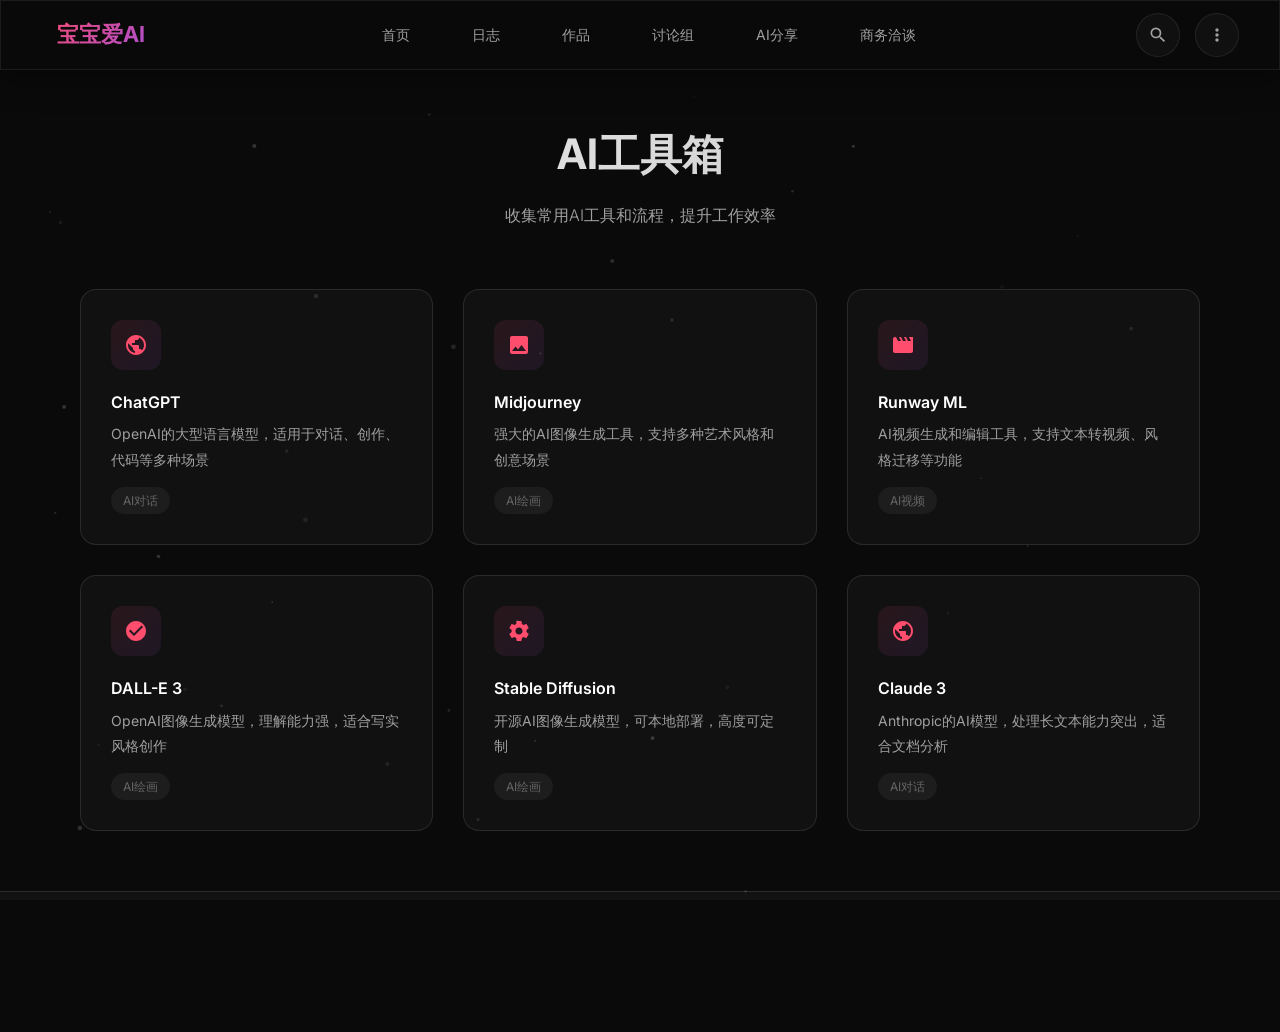
<file: tools.html>
<!DOCTYPE html>
<html lang="zh-CN">
<head>
  <meta charset="UTF-8">
  <meta name="viewport" content="width=device-width, initial-scale=1.0">
  <title>AI工具箱 - 宝宝爱AI</title>
  <meta name="description" content="收集常用AI工具和流程，提升工作效率">
  <link rel="stylesheet" href="css/style.css">
</head>
<body>
  <nav class="nav-bar glass-nav">
    <a href="index.html" class="nav-logo">宝宝爱AI</a>
    <div class="nav-menu">
      <a href="index.html" class="nav-item">首页</a>
      <a href="logs.html" class="nav-item">日志</a>
      <a href="works.html" class="nav-item">作品</a>
      <a href="bbs.html" class="nav-item">讨论组</a>
      <a href="share.html" class="nav-item">AI分享</a>
      <a href="business.html" class="nav-item">商务洽谈</a>
    </div>
    <div class="nav-right">
      <button class="nav-btn search-btn">
        <svg viewBox="0 0 24 24">
          <path d="M15.5 14h-.79l-.28-.27A6.47 6.47 0 0 0 16 9.5 6.5 6.5 0 1 0 9.5 16c1.61 0 3.09-.59 4.23-1.57l.27.28v.79l5 4.99L20.49 19l-4.99-5zm-6 0C7.01 14 5 11.99 5 9.5S7.01 5 9.5 5 14 7.01 14 9.5 11.99 14 9.5 14z"/>
        </svg>
      </button>
      <button class="nav-btn more-btn">
        <svg viewBox="0 0 24 24">
          <path d="M12 8c1.1 0 2-.9 2-2s-.9-2-2-2-2 .9-2 2 .9 2 2 2zm0 2c-1.1 0-2 .9-2 2s.9 2 2 2 2-.9 2-2-.9-2-2-2zm0 6c-1.1 0-2 .9-2 2s.9 2 2 2 2-.9 2-2-.9-2-2-2z"/>
        </svg>
      </button>
      <button class="nav-btn mobile-menu-btn">
        <svg viewBox="0 0 24 24">
          <path d="M3 18h18v-2H3v2zm0-5h18v-2H3v2zm0-7v2h18V6H3z"/>
        </svg>
      </button>
    </div>
  </nav>

  <div class="page-container">
    <div class="page-header">
      <h1 class="page-title">AI工具箱</h1>
      <p class="page-subtitle">收集常用AI工具和流程，提升工作效率</p>
    </div>

    <div class="card-grid">
      <div class="card">
        <div class="card-icon">
          <svg viewBox="0 0 24 24"><path d="M12 2C6.48 2 2 6.48 2 12s4.48 10 10 10 10-4.48 10-10S17.52 2 12 2zm-1 17.93c-3.95-.49-7-3.85-7-7.93 0-.62.08-1.21.21-1.79L9 15v1c0 1.1.9 2 2 2v1.93zm6.9-2.54c-.26-.81-1-1.39-1.9-1.39h-1v-3c0-.55-.45-1-1-1H8v-2h2c.55 0 1-.45 1-1V7h2c1.1 0 2-.9 2-2v-.41c2.93 1.19 5 4.06 5 7.41 0 2.08-.8 3.97-2.1 5.39z"/></svg>
        </div>
        <h3 class="card-title">ChatGPT</h3>
        <p class="card-desc">OpenAI的大型语言模型，适用于对话、创作、代码等多种场景</p>
        <span class="card-tag">AI对话</span>
      </div>

      <div class="card">
        <div class="card-icon">
          <svg viewBox="0 0 24 24"><path d="M21 19V5c0-1.1-.9-2-2-2H5c-1.1 0-2 .9-2 2v14c0 1.1.9 2 2 2h14c1.1 0 2-.9 2-2zM8.5 13.5l2.5 3.01L14.5 12l4.5 6H5l3.5-4.5z"/></svg>
        </div>
        <h3 class="card-title">Midjourney</h3>
        <p class="card-desc">强大的AI图像生成工具，支持多种艺术风格和创意场景</p>
        <span class="card-tag">AI绘画</span>
      </div>

      <div class="card">
        <div class="card-icon">
          <svg viewBox="0 0 24 24"><path d="M18 4l2 4h-3l-2-4h-2l2 4h-3l-2-4H8l2 4H7L5 4H4c-1.1 0-1.99.9-1.99 2L2 18c0 1.1.9 2 2 2h16c1.1 0 2-.9 2-2V4h-4z"/></svg>
        </div>
        <h3 class="card-title">Runway ML</h3>
        <p class="card-desc">AI视频生成和编辑工具，支持文本转视频、风格迁移等功能</p>
        <span class="card-tag">AI视频</span>
      </div>

      <div class="card">
        <div class="card-icon">
          <svg viewBox="0 0 24 24"><path d="M12 2C6.48 2 2 6.48 2 12s4.48 10 10 10 10-4.48 10-10S17.52 2 12 2zm-2 15l-5-5 1.41-1.41L10 14.17l7.59-7.59L19 8l-9 9z"/></svg>
        </div>
        <h3 class="card-title">DALL-E 3</h3>
        <p class="card-desc">OpenAI图像生成模型，理解能力强，适合写实风格创作</p>
        <span class="card-tag">AI绘画</span>
      </div>

      <div class="card">
        <div class="card-icon">
          <svg viewBox="0 0 24 24"><path d="M19.43 12.98c.04-.32.07-.64.07-.98s-.03-.66-.07-.98l2.11-1.65c.19-.15.24-.42.12-.64l-2-3.46c-.12-.22-.37-.3-.59-.22l-2.49 1c-.52-.39-1.08-.7-1.66-.94l-.38-2.65c-.03-.24-.24-.42-.48-.42h-4c-.24 0-.45.18-.48.42l-.38 2.65c-.58.24-1.14.55-1.66.94l-2.49-1c-.22-.08-.47 0-.59.22l-2 3.46c-.12.22-.07.49.12.64l2.11 1.65c-.04.32-.07.64-.07.98s.03.66.07.98l-2.11 1.65c-.19.15-.24.42-.12.64l2 3.46c.12.22.37.3.59.22l2.49-1c.52.39 1.08.7 1.66.94l.38 2.65c.03.24.24.42.48.42h4c.24 0 .45-.18.48-.42l.38-2.65c.58-.24 1.14-.55 1.66-.94l2.49 1c.22.08.47 0 .59-.22l2-3.46c.12-.22.07-.49-.12-.64l-2.11-1.65zM12 15.6c-1.98 0-3.6-1.62-3.6-3.6s1.62-3.6 3.6-3.6 3.6 1.62 3.6 3.6-1.62 3.6-3.6 3.6z"/></svg>
        </div>
        <h3 class="card-title">Stable Diffusion</h3>
        <p class="card-desc">开源AI图像生成模型，可本地部署，高度可定制</p>
        <span class="card-tag">AI绘画</span>
      </div>

      <div class="card">
        <div class="card-icon">
          <svg viewBox="0 0 24 24"><path d="M12 2C6.48 2 2 6.48 2 12s4.48 10 10 10 10-4.48 10-10S17.52 2 12 2zm-1 17.93c-3.95-.49-7-3.85-7-7.93 0-.62.08-1.21.21-1.79L9 15v1c0 1.1.9 2 2 2v1.93zm6.9-2.54c-.26-.81-1-1.39-1.9-1.39h-1v-3c0-.55-.45-1-1-1H8v-2h2c.55 0 1-.45 1-1V7h2c1.1 0 2-.9 2-2v-.41c2.93 1.19 5 4.06 5 7.41 0 2.08-.8 3.97-2.1 5.39z"/></svg>
        </div>
        <h3 class="card-title">Claude 3</h3>
        <p class="card-desc">Anthropic的AI模型，处理长文本能力突出，适合文档分析</p>
        <span class="card-tag">AI对话</span>
      </div>
    </div>
  </div>

  <div class="more-menu">
    <a href="tools.html" class="more-menu-item">
      <svg viewBox="0 0 24 24"><path d="M19.43 12.98c.04-.32.07-.64.07-.98s-.03-.66-.07-.98l2.11-1.65c.19-.15.24-.42.12-.64l-2-3.46c-.12-.22-.37-.3-.59-.22l-2.49 1c-.52-.39-1.08-.7-1.66-.94l-.38-2.65c-.03-.24-.24-.42-.48-.42h-4c-.24 0-.45.18-.48.42l-.38 2.65c-.58.24-1.14.55-1.66.94l-2.49-1c-.22-.08-.47 0-.59.22l-2 3.46c-.12.22-.07.49.12.64l2.11 1.65c-.04.32-.07.64-.07.98s.03.66.07.98l-2.11 1.65c-.19.15-.24.42-.12.64l2 3.46c.12.22.37.3.59.22l2.49-1c.52.39 1.08.7 1.66.94l.38 2.65c.03.24.24.42.48.42h4c.24 0 .45-.18.48-.42l.38-2.65c.58-.24 1.14-.55 1.66-.94l2.49 1c.22.08.47 0 .59-.22l2-3.46c.12-.22.07-.49-.12-.64l-2.11-1.65zM12 15.6c-1.98 0-3.6-1.62-3.6-3.6s1.62-3.6 3.6-3.6 3.6 1.62 3.6 3.6-1.62 3.6-3.6 3.6z"/></svg>
      <span>AI工具箱</span>
    </a>
    <a href="go.html" class="more-menu-item">
      <svg viewBox="0 0 24 24"><path d="M10 6v2h2V6h2v6h2V6h2v10H10V6zm-8 0v10h2V6H2zm0 12h16v2H2v-2z"/></svg>
      <span>外部入口</span>
    </a>
    <a href="about.html" class="more-menu-item">
      <svg viewBox="0 0 24 24"><path d="M12 12c2.21 0 4-1.79 4-4s-1.79-4-4-4-4 1.79-4 4 1.79 4 4 4zm0 2c-2.67 0-8 1.34-8 4v2h16v-2c0-2.66-5.33-4-8-4z"/></svg>
      <span>关于宝宝爱AI</span>
    </a>
  </div>

  <div class="mobile-nav-overlay">
    <div class="mobile-nav-close">
      <svg viewBox="0 0 24 24">
        <path d="M19 6.41L17.59 5 12 10.59 6.41 5 5 6.41 10.59 12 5 17.59 6.41 19 12 13.41 17.59 19 19 17.59 13.41 12z"/>
      </svg>
    </div>
    <a href="index.html" class="mobile-nav-item">首页</a>
    <a href="logs.html" class="mobile-nav-item">日志</a>
    <a href="works.html" class="mobile-nav-item">作品</a>
    <a href="bbs.html" class="mobile-nav-item">讨论组</a>
    <a href="share.html" class="mobile-nav-item">AI分享</a>
    <a href="business.html" class="mobile-nav-item">商务洽谈</a>
    <a href="tools.html" class="mobile-nav-item active">AI工具箱</a>
    <a href="go.html" class="mobile-nav-item">外部入口</a>
    <a href="about.html" class="mobile-nav-item">关于宝宝爱AI</a>
  </div>

  <div class="search-overlay">
    <div class="search-input-wrapper">
      <input type="text" class="search-input" placeholder="搜索 AI 内容、作品、提示词...">
      <div class="search-close">
        <svg viewBox="0 0 24 24">
          <path d="M19 6.41L17.59 5 12 10.59 6.41 5 5 6.41 10.59 12 5 17.59 6.41 19 12 13.41 17.59 19 19 17.59 13.41 12z"/>
        </svg>
      </div>
    </div>
    <div class="search-suggestions">
      <div class="search-suggestions-title">热门搜索</div>
      <div class="search-tags">
        <span class="search-tag">提示词</span>
        <span class="search-tag">AI图片</span>
        <span class="search-tag">AI视频</span>
        <span class="search-tag">网站搭建</span>
        <span class="search-tag">自动化</span>
        <span class="search-tag">作品案例</span>
        <span class="search-tag">商务合作</span>
      </div>
    </div>
    <div class="search-links">
      <a href="logs.html" class="search-link-item">
        <svg viewBox="0 0 24 24"><path d="M19 3h-1V1h-2v2H8V1H6v2H5c-1.11 0-1.99.9-1.99 2L3 19c0 1.1.89 2 2 2h14c1.1 0 2-.9 2-2V5c0-1.1-.9-2-2-2zm0 16H5V8h14v11zM9 10H7v2h2v-2zm4 0h-2v2h2v-2zm4 0h-2v2h2v-2zm-8 4H7v2h2v-2zm4 0h-2v2h2v-2zm4 0h-2v2h2v-2z"/></svg>
        <span>日志</span>
      </a>
      <a href="works.html" class="search-link-item">
        <svg viewBox="0 0 24 24"><path d="M21 19V5c0-1.1-.9-2-2-2H5c-1.1 0-2 .9-2 2v14c0 1.1.9 2 2 2h14c1.1 0 2-.9 2-2zM8.5 13.5l2.5 3.01L14.5 12l4.5 6H5l3.5-4.5z"/></svg>
        <span>作品</span>
      </a>
      <a href="share.html" class="search-link-item">
        <svg viewBox="0 0 24 24"><path d="M18 16.08c-.76 0-1.44.3-1.96.77L8.91 12.7c.05-.23.09-.46.09-.7s-.04-.47-.09-.7l7.05-4.11c.54.5 1.25.81 2.04.81 1.66 0 3-1.34 3-3s-1.34-3-3-3-3 1.34-3 3c0 .24.04.47.09.7L8.04 9.81C7.5 9.31 6.79 9 6 9c-1.66 0-3 1.34-3 3s1.34 3 3 3c.79 0 1.5-.31 2.04-.81l7.12 4.16c-.05.21-.08.43-.08.65 0 1.61 1.31 2.92 2.92 2.92s2.92-1.31 2.92-2.92-1.31-2.92-2.92-2.92z"/></svg>
        <span>AI分享</span>
      </a>
    </div>
  </div>

  <footer class="footer">
    <div class="footer-text">© 2024 宝宝爱AI · 持续更新的 AI 工作门户</div>
    <div class="footer-links">
      <a href="about.html" class="footer-link">关于</a>
      <a href="business.html" class="footer-link">商务合作</a>
    </div>
  </footer>

  <script src="js/main.js"></script>
</body>
</html>
</file>
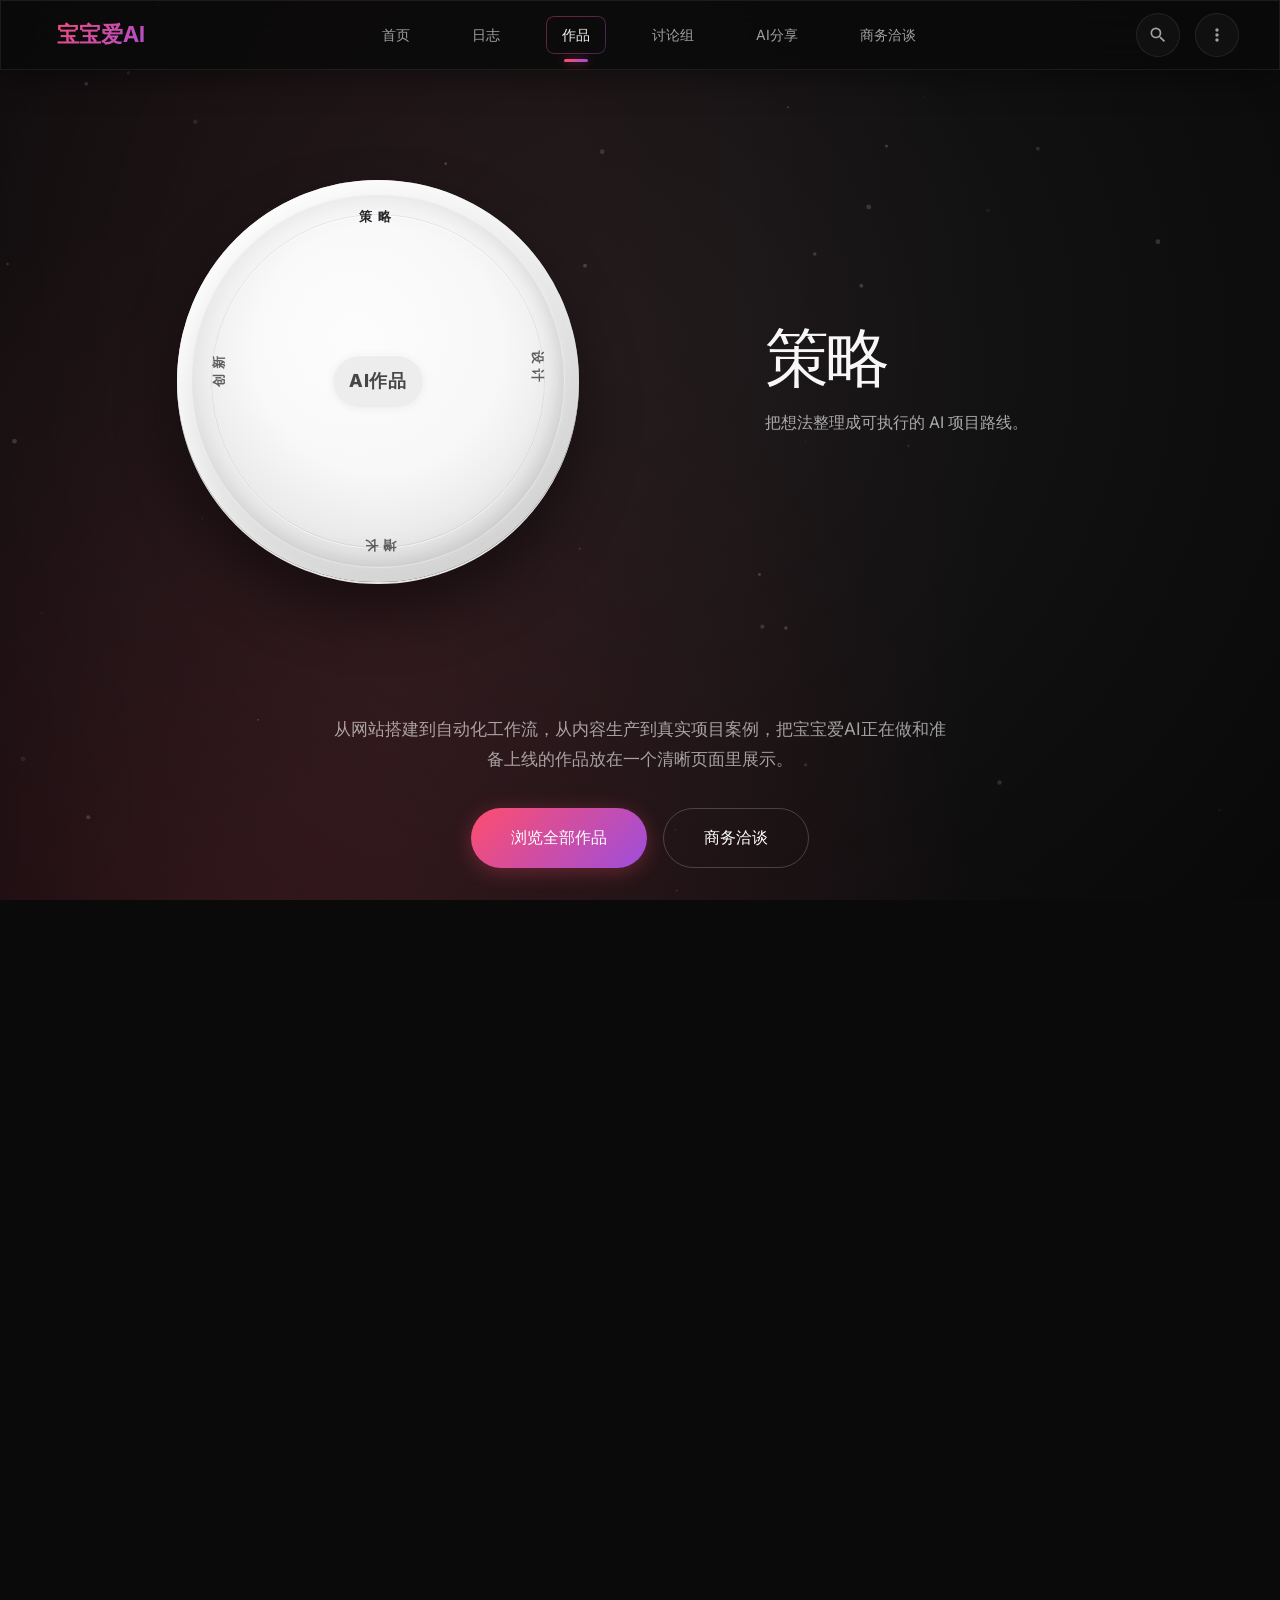
<file: works.html>
<!DOCTYPE html>
<html lang="zh-CN">
<head>
  <meta charset="UTF-8">
  <meta name="viewport" content="width=device-width, initial-scale=1.0">
  <title>AI作品展示 - 宝宝爱AI</title>
  <meta name="description" content="展示网站、自动化、内容生产和真实项目案例">
  <link rel="stylesheet" href="css/style.css">
</head>
<body class="works-page">
  <nav class="nav-bar glass-nav">
    <a href="index.html" class="nav-logo">宝宝爱AI</a>
    <div class="nav-menu">
      <a href="index.html" class="nav-item">首页</a>
      <a href="logs.html" class="nav-item">日志</a>
      <a href="works.html" class="nav-item active">作品</a>
      <a href="bbs.html" class="nav-item">讨论组</a>
      <a href="share.html" class="nav-item">AI分享</a>
      <a href="business.html" class="nav-item">商务洽谈</a>
    </div>
    <div class="nav-right">
      <button class="nav-btn search-btn" aria-label="搜索">
        <svg viewBox="0 0 24 24">
          <path d="M15.5 14h-.79l-.28-.27A6.47 6.47 0 0 0 16 9.5 6.5 6.5 0 1 0 9.5 16c1.61 0 3.09-.59 4.23-1.57l.27.28v.79l5 4.99L20.49 19l-4.99-5zm-6 0C7.01 14 5 11.99 5 9.5S7.01 5 9.5 5 14 7.01 14 9.5 11.99 14 9.5 14z"/>
        </svg>
      </button>
      <button class="nav-btn more-btn" aria-label="更多">
        <svg viewBox="0 0 24 24">
          <path d="M12 8c1.1 0 2-.9 2-2s-.9-2-2-2-2 .9-2 2 .9 2 2 2zm0 2c-1.1 0-2 .9-2 2s.9 2 2 2 2-.9 2-2-.9-2-2-2zm0 6c-1.1 0-2 .9-2 2s.9 2 2 2 2-.9 2-2-.9-2-2-2z"/>
        </svg>
      </button>
      <button class="nav-btn mobile-menu-btn" aria-label="菜单">
        <svg viewBox="0 0 24 24">
          <path d="M3 18h18v-2H3v2zm0-5h18v-2H3v2zm0-7v2h18V6H3z"/>
        </svg>
      </button>
    </div>
  </nav>

  <div class="ai-generator-hero">
    <div class="hero-content works-hero-content">
      <section class="works-reveal-shell" aria-label="作品分类圆形揭示">
        <div class="circular-reveal-heading" data-active="0">
          <div class="reveal-preview" aria-hidden="true">
            <img class="reveal-art active" src="img/reveal-strategy.jpg" alt="">
            <img class="reveal-art" src="img/reveal-design.jpg" alt="">
            <img class="reveal-art" src="img/reveal-growth.jpg" alt="">
            <img class="reveal-art" src="img/reveal-innovation.jpg" alt="">
            <div class="reveal-center">
              <div class="reveal-center-text">AI作品</div>
            </div>
            <div class="reveal-preview-ring"></div>
          </div>

          <div class="reveal-items">
            <button class="reveal-item active" type="button" data-index="0" data-title="策略" data-subtitle="把想法整理成可执行的 AI 项目路线。">
              <span class="reveal-item-text">策略</span>
            </button>
            <button class="reveal-item" type="button" data-index="1" data-title="设计" data-subtitle="把页面、图片和内容包装成高级视觉作品。">
              <span class="reveal-item-text">设计</span>
            </button>
            <button class="reveal-item" type="button" data-index="2" data-title="增长" data-subtitle="用自动化流程扩大内容、工具和项目影响力。">
              <span class="reveal-item-text">增长</span>
            </button>
            <button class="reveal-item" type="button" data-index="3" data-title="创新" data-subtitle="持续尝试新的 AI 工作方式和作品形态。">
              <span class="reveal-item-text">创新</span>
            </button>
          </div>
        </div>

        <div class="reveal-copy">
          <h1 id="revealTitle">策略</h1>
          <p id="revealSubtitle">把想法整理成可执行的 AI 项目路线。</p>
        </div>
      </section>

      <p class="hero-description">从网站搭建到自动化工作流，从内容生产到真实项目案例，把宝宝爱AI正在做和准备上线的作品放在一个清晰页面里展示。</p>
      <div class="hero-cta">
        <a class="cta-primary" href="#allWorks">浏览全部作品</a>
        <a class="cta-secondary" href="business.html">商务洽谈</a>
      </div>
    </div>

    <div class="image-carousel" id="worksGallery">
      <div class="carousel-track" id="carouselTrack">
        <div class="carousel-card selected" data-index="0" data-title="老板今天别乱指挥" data-category="网页游戏原型" data-href="boss-game.html">
          <div class="card-image-wrapper">
            <div class="card-visual visual-boss-game" role="img" aria-label="老板今天别乱指挥"></div>
            <div class="card-overlay"></div>
            <div class="card-selected-ring"></div>
          </div>
          <div class="card-info">
            <div class="card-title">老板今天别乱指挥</div>
            <div class="card-category">网页游戏原型</div>
            <a class="card-launch-link" href="boss-game.html">立即试玩</a>
          </div>
        </div>

        <div class="carousel-card" data-index="1" data-title="宝宝爱AI门户" data-category="网站搭建">
          <div class="card-image-wrapper">
            <div class="card-visual visual-portal" role="img" aria-label="宝宝爱AI门户"></div>
            <div class="card-overlay"></div>
            <div class="card-selected-ring"></div>
          </div>
          <div class="card-info">
            <div class="card-title">宝宝爱AI门户</div>
            <div class="card-category">网站搭建</div>
          </div>
        </div>

        <div class="carousel-card" data-index="2" data-title="AI内容自动化" data-category="自动化脚本">
          <div class="card-image-wrapper">
            <div class="card-visual visual-automation" role="img" aria-label="AI内容自动化"></div>
            <div class="card-overlay"></div>
            <div class="card-selected-ring"></div>
          </div>
          <div class="card-info">
            <div class="card-title">AI内容自动化</div>
            <div class="card-category">自动化脚本</div>
          </div>
        </div>

        <div class="carousel-card" data-index="3" data-title="AI图片作品集" data-category="内容生产">
          <div class="card-image-wrapper">
            <div class="card-visual visual-content" role="img" aria-label="AI图片作品集"></div>
            <div class="card-overlay"></div>
            <div class="card-selected-ring"></div>
          </div>
          <div class="card-info">
            <div class="card-title">AI图片作品集</div>
            <div class="card-category">内容生产</div>
          </div>
        </div>

        <div class="carousel-card" data-index="4" data-title="AI视频创作" data-category="视频生成">
          <div class="card-image-wrapper">
            <div class="card-visual visual-video" role="img" aria-label="AI视频创作"></div>
            <div class="card-overlay"></div>
            <div class="card-selected-ring"></div>
          </div>
          <div class="card-info">
            <div class="card-title">AI视频创作</div>
            <div class="card-category">视频生成</div>
          </div>
        </div>

        <div class="carousel-card" data-index="5" data-title="提示词库" data-category="知识整理">
          <div class="card-image-wrapper">
            <div class="card-visual visual-prompt" role="img" aria-label="提示词库"></div>
            <div class="card-overlay"></div>
            <div class="card-selected-ring"></div>
          </div>
          <div class="card-info">
            <div class="card-title">提示词库</div>
            <div class="card-category">知识整理</div>
          </div>
        </div>

        <div class="carousel-card" data-index="6" data-title="AI工具箱" data-category="工具集成">
          <div class="card-image-wrapper">
            <div class="card-visual visual-tools" role="img" aria-label="AI工具箱"></div>
            <div class="card-overlay"></div>
            <div class="card-selected-ring"></div>
          </div>
          <div class="card-info">
            <div class="card-title">AI工具箱</div>
            <div class="card-category">工具集成</div>
          </div>
        </div>
      </div>

      <button class="carousel-prev" id="carouselPrev" aria-label="上一组作品">
        <svg viewBox="0 0 24 24"><path d="M15.41 7.41L14 6l-6 6 6 6 1.41-1.41L10.83 12z"/></svg>
      </button>
      <button class="carousel-next" id="carouselNext" aria-label="下一组作品">
        <svg viewBox="0 0 24 24"><path d="M10 6L8.59 7.41 13.17 12l-4.58 4.59L10 18l6-6z"/></svg>
      </button>
    </div>

    <div class="hero-features">
      <div class="feature-card">
        <div class="feature-icon">
          <svg viewBox="0 0 24 24"><path d="M12 2C6.48 2 2 6.48 2 12s4.48 10 10 10 10-4.48 10-10S17.52 2 12 2zm-2 15l-5-5 1.41-1.41L10 14.17l7.59-7.59L19 8l-9 9z"/></svg>
        </div>
        <div class="feature-title">可展示结果</div>
        <div class="feature-description">先让页面能看、能讲、能展示，再继续往下补完整产品和部署链路。</div>
      </div>
      <div class="feature-card">
        <div class="feature-icon">
          <svg viewBox="0 0 24 24"><path d="M12 2C6.48 2 2 6.48 2 12s4.48 10 10 10 10-4.48 10-10S17.52 2 12 2zm-2 15l-5-5 1.41-1.41L10 14.17l7.59-7.59L19 8l-9 9z"/></svg>
        </div>
        <div class="feature-title">持续扩展</div>
        <div class="feature-description">作品页结构已经打开，后面可以继续往里加专题页、截图、试玩入口和部署链接。</div>
      </div>
      <div class="feature-card">
        <div class="feature-icon">
          <svg viewBox="0 0 24 24"><path d="M12 2C6.48 2 2 6.48 2 12s4.48 10 10 10 10-4.48 10-10S17.52 2 12 2zm-2 15l-5-5 1.41-1.41L10 14.17l7.59-7.59L19 8l-9 9z"/></svg>
        </div>
        <div class="feature-title">统一入口</div>
        <div class="feature-description">轮播用于首屏吸引，下面的完整作品区负责集中浏览和对外介绍。</div>
      </div>
    </div>

    <section class="works-showcase" id="allWorks">
      <div class="works-section-head">
        <span class="works-section-kicker">全部作品</span>
        <h2 class="works-section-title">浏览所有作品</h2>
        <p class="works-section-copy">你现在看到的是一个真正能往下扩展的作品页结构。上面先抓住注意力，下面把所有作品清楚摆开。</p>
      </div>

      <div class="works-grid">
        <article class="work-showcase-card work-showcase-featured">
          <div class="work-showcase-visual visual-boss-game" aria-hidden="true"></div>
          <div class="work-showcase-body">
            <div class="work-showcase-topline">
              <span class="work-pill">新作品</span>
              <span class="work-pill">网页游戏原型</span>
            </div>
            <h3 class="work-showcase-title">老板今天别乱指挥</h3>
            <p class="work-showcase-subtitle">一款成年人崩溃边缘管理模拟器</p>
            <p class="work-showcase-copy">用户扮演老板或负责人，在公司、家庭、人情和自我压力同时爆发的一天里，处理不断刷新的事件池，平衡现金流、进度、团队士气、家庭关系、人情债和健康值。</p>
            <p class="work-showcase-quote">公司要你决策，家人要你负责，朋友要你帮忙，客户要你交付。你先救哪边？</p>
            <div class="work-showcase-actions">
              <a class="work-showcase-link" href="boss-game.html">打开试玩页</a>
            </div>
          </div>
        </article>

        <article class="work-showcase-card">
          <div class="work-showcase-visual visual-portal" aria-hidden="true"></div>
          <div class="work-showcase-body">
            <div class="work-showcase-topline">
              <span class="work-pill">网站搭建</span>
            </div>
            <h3 class="work-showcase-title">宝宝爱AI门户</h3>
            <p class="work-showcase-copy">首页、日志、作品、分享与商务入口统一收纳，适合持续更新和对外展示。</p>
          </div>
        </article>

        <article class="work-showcase-card">
          <div class="work-showcase-visual visual-automation" aria-hidden="true"></div>
          <div class="work-showcase-body">
            <div class="work-showcase-topline">
              <span class="work-pill">自动化脚本</span>
            </div>
            <h3 class="work-showcase-title">AI内容自动化</h3>
            <p class="work-showcase-copy">把内容整理、生成、发布和复用串成轻量工作流，减少重复劳动。</p>
          </div>
        </article>

        <article class="work-showcase-card">
          <div class="work-showcase-visual visual-content" aria-hidden="true"></div>
          <div class="work-showcase-body">
            <div class="work-showcase-topline">
              <span class="work-pill">内容生产</span>
            </div>
            <h3 class="work-showcase-title">AI图片作品集</h3>
            <p class="work-showcase-copy">把图像生成、封面包装和视觉风格探索汇总成可快速浏览的视觉作品集合。</p>
          </div>
        </article>

        <article class="work-showcase-card">
          <div class="work-showcase-visual visual-video" aria-hidden="true"></div>
          <div class="work-showcase-body">
            <div class="work-showcase-topline">
              <span class="work-pill">视频生成</span>
            </div>
            <h3 class="work-showcase-title">AI视频创作</h3>
            <p class="work-showcase-copy">从脚本、镜头、旁白到成片包装的一体化视频创作实验。</p>
          </div>
        </article>

        <article class="work-showcase-card">
          <div class="work-showcase-visual visual-tools" aria-hidden="true"></div>
          <div class="work-showcase-body">
            <div class="work-showcase-topline">
              <span class="work-pill">工具集成</span>
            </div>
            <h3 class="work-showcase-title">AI工具箱</h3>
            <p class="work-showcase-copy">常用能力、生成入口和可复用组件集中整理，方便后续项目快速拼装。</p>
          </div>
        </article>
      </div>
    </section>
  </div>

  <div class="more-menu">
    <a href="tools.html" class="more-menu-item">
      <svg viewBox="0 0 24 24"><path d="M19.43 12.98c.04-.32.07-.64.07-.98s-.03-.66-.07-.98l2.11-1.65c.19-.15.24-.42.12-.64l-2-3.46c-.12-.22-.37-.3-.59-.22l-2.49 1c-.52-.39-1.08-.7-1.66-.94l-.38-2.65c-.03-.24-.24-.42-.48-.42h-4c-.24 0-.45.18-.48.42l-.38 2.65c-.58.24-1.14.55-1.66.94l-2.49-1c-.22-.08-.47 0-.59.22l-2 3.46c-.12.22-.07.49.12.64l2.11 1.65c-.04.32-.07.64-.07.98s.03.66.07.98l-2.11 1.65c-.19.15-.24.42-.12.64l2 3.46c.12.22.37.3.59.22l2.49-1c.52.39 1.08.7 1.66.94l.38 2.65c.03.24.24.42.48.42h4c.24 0 .45-.18.48-.42l.38-2.65c.58-.24 1.14-.55 1.66-.94l2.49 1c.22.08.47 0 .59-.22l2-3.46c.12-.22.07-.49-.12-.64l-2.11-1.65zM12 15.6c-1.98 0-3.6-1.62-3.6-3.6s1.62-3.6 3.6-3.6 3.6 1.62 3.6 3.6-1.62 3.6-3.6 3.6z"/></svg>
      <span>AI工具箱</span>
    </a>
    <a href="go.html" class="more-menu-item">
      <svg viewBox="0 0 24 24"><path d="M10 6v2h2V6h2v6h2V6h2v10H10V6zm-8 0v10h2V6H2zm0 12h16v2H2v-2z"/></svg>
      <span>外部入口</span>
    </a>
    <a href="about.html" class="more-menu-item">
      <svg viewBox="0 0 24 24"><path d="M12 12c2.21 0 4-1.79 4-4s-1.79-4-4-4-4 1.79-4 4 1.79 4 4 4zm0 2c-2.67 0-8 1.34-8 4v2h16v-2c0-2.66-5.33-4-8-4z"/></svg>
      <span>关于宝宝爱AI</span>
    </a>
  </div>

  <div class="mobile-nav-overlay">
    <div class="mobile-nav-close">
      <svg viewBox="0 0 24 24">
        <path d="M19 6.41L17.59 5 12 10.59 6.41 5 5 6.41 10.59 12 5 17.59 6.41 19 12 13.41 17.59 19 19 17.59 13.41 12z"/>
      </svg>
    </div>
    <a href="index.html" class="mobile-nav-item">首页</a>
    <a href="logs.html" class="mobile-nav-item">日志</a>
    <a href="works.html" class="mobile-nav-item active">作品</a>
    <a href="bbs.html" class="mobile-nav-item">讨论组</a>
    <a href="share.html" class="mobile-nav-item">AI分享</a>
    <a href="business.html" class="mobile-nav-item">商务洽谈</a>
    <a href="tools.html" class="mobile-nav-item">AI工具箱</a>
    <a href="go.html" class="mobile-nav-item">外部入口</a>
    <a href="about.html" class="mobile-nav-item">关于宝宝爱AI</a>
  </div>

  <div class="search-overlay">
    <div class="search-input-wrapper">
      <input type="text" class="search-input" placeholder="搜索 AI 内容、作品、提示词...">
      <div class="search-close">
        <svg viewBox="0 0 24 24">
          <path d="M19 6.41L17.59 5 12 10.59 6.41 5 5 6.41 10.59 12 5 17.59 6.41 19 12 13.41 17.59 19 19 17.59 13.41 12z"/>
        </svg>
      </div>
    </div>
    <div class="search-suggestions">
      <div class="search-suggestions-title">热门搜索</div>
      <div class="search-tags">
        <span class="search-tag">提示词</span>
        <span class="search-tag">AI图片</span>
        <span class="search-tag">AI视频</span>
        <span class="search-tag">网站搭建</span>
        <span class="search-tag">自动化</span>
        <span class="search-tag">作品案例</span>
        <span class="search-tag">商务合作</span>
      </div>
    </div>
    <div class="search-links">
      <a href="logs.html" class="search-link-item">
        <svg viewBox="0 0 24 24"><path d="M19 3h-1V1h-2v2H8V1H6v2H5c-1.11 0-1.99.9-1.99 2L3 19c0 1.1.89 2 2 2h14c1.1 0 2-.9 2-2V5c0-1.1-.9-2-2-2zm0 16H5V8h14v11zM9 10H7v2h2v-2zm4 0h-2v2h2v-2zm4 0h-2v2h2v-2zm-8 4H7v2h2v-2zm4 0h-2v2h2v-2zm4 0h-2v2h2v-2z"/></svg>
        <span>日志</span>
      </a>
      <a href="works.html" class="search-link-item">
        <svg viewBox="0 0 24 24"><path d="M21 19V5c0-1.1-.9-2-2-2H5c-1.1 0-2 .9-2 2v14c0 1.1.9 2 2 2h14c1.1 0 2-.9 2-2zM8.5 13.5l2.5 3.01L14.5 12l4.5 6H5l3.5-4.5z"/></svg>
        <span>作品</span>
      </a>
      <a href="share.html" class="search-link-item">
        <svg viewBox="0 0 24 24"><path d="M18 16.08c-.76 0-1.44.3-1.96.77L8.91 12.7c.05-.23.09-.46.09-.7s-.04-.47-.09-.7l7.05-4.11c.54.5 1.25.81 2.04.81 1.66 0 3-1.34 3-3s-1.34-3-3-3-3 1.34-3 3c0 .24.04.47.09.7L8.04 9.81C7.5 9.31 6.79 9 6 9c-1.66 0-3 1.34-3 3s1.34 3 3 3c.79 0 1.5-.31 2.04-.81l7.12 4.16c-.05.21-.08.43-.08.65 0 1.61 1.31 2.92 2.92 2.92s2.92-1.31 2.92-2.92-1.31-2.92-2.92-2.92z"/></svg>
        <span>AI分享</span>
      </a>
    </div>
  </div>

  <footer class="footer">
    <div class="footer-text">© 2026 宝宝爱AI · 持续更新中的 AI 工作门户</div>
    <div class="footer-links">
      <a href="about.html" class="footer-link">关于</a>
      <a href="business.html" class="footer-link">商务合作</a>
    </div>
  </footer>

  <script src="js/main.js"></script>
</body>
</html>
</file>
<file: css/style.css>
@import url("https://fonts.googleapis.com/css2?family=Inter:wght@300;400;500;600;700&family=Playfair+Display:wght@400;500;600&display=swap");

:root {
  --bg-primary: #0a0a0a;
  --bg-secondary: #121212;
  --bg-card: rgba(255, 255, 255, 0.03);
  --text-primary: #f5f5f5;
  --text-secondary: #a0a0a0;
  --text-muted: #666666;
  --accent-rose: #ff4d6d;
  --accent-purple: #9d4edd;
  --accent-silver: #c0c0c0;
  --glass-bg: rgba(255, 255, 255, 0.05);
  --glass-border: rgba(255, 255, 255, 0.1);
  --glass-blur: 20px;
  --transition-fast: 0.3s ease;
  --transition-medium: 0.5s ease;
}

* {
  margin: 0;
  padding: 0;
  box-sizing: border-box;
  font-family: "Inter", sans-serif;
}

.font-playfair {
  font-family: "Playfair Display", serif;
}

html, body {
  width: 100%;
  height: 100%;
  overflow-x: hidden;
}

body {
  background-color: var(--bg-primary);
  color: var(--text-primary);
  line-height: 1.6;
  -webkit-font-smoothing: antialiased;
  -moz-osx-font-smoothing: grayscale;
}

a {
  text-decoration: none;
  color: inherit;
  transition: color var(--transition-fast);
}

a:hover {
  color: var(--accent-rose);
}

::-webkit-scrollbar {
  width: 6px;
  height: 6px;
}

::-webkit-scrollbar-track {
  background: var(--bg-secondary);
}

::-webkit-scrollbar-thumb {
  background: rgba(255, 255, 255, 0.15);
  border-radius: 3px;
}

::-webkit-scrollbar-thumb:hover {
  background: rgba(255, 255, 255, 0.25);
}

.glass {
  background: var(--glass-bg);
  backdrop-filter: blur(var(--glass-blur));
  -webkit-backdrop-filter: blur(var(--glass-blur));
  border: 1px solid var(--glass-border);
}

.glass-nav {
  background: rgba(10, 10, 10, 0.85);
  backdrop-filter: blur(30px);
  -webkit-backdrop-filter: blur(30px);
  border: 1px solid rgba(255, 255, 255, 0.08);
  box-shadow: 0 8px 32px rgba(0, 0, 0, 0.4);
  position: relative;
  overflow: visible;
}

.glass-nav::before {
  display: none;
}

@keyframes borderRotate {
  0% {
    background-position: 0% 50%;
  }
  50% {
    background-position: 100% 50%;
  }
  100% {
    background-position: 0% 50%;
  }
}

.btn-primary {
  display: inline-flex;
  align-items: center;
  justify-content: center;
  padding: 12px 32px;
  background: linear-gradient(135deg, var(--accent-rose), var(--accent-purple));
  color: white;
  border: none;
  border-radius: 50px;
  font-size: 14px;
  font-weight: 500;
  cursor: pointer;
  transition: all var(--transition-fast);
  box-shadow: 0 4px 15px rgba(255, 77, 109, 0.3);
}

.btn-primary:hover {
  transform: translateY(-2px);
  box-shadow: 0 6px 20px rgba(255, 77, 109, 0.4);
}

.btn-secondary {
  display: inline-flex;
  align-items: center;
  justify-content: center;
  padding: 12px 32px;
  background: transparent;
  color: var(--text-primary);
  border: 1px solid var(--glass-border);
  border-radius: 50px;
  font-size: 14px;
  font-weight: 500;
  cursor: pointer;
  transition: all var(--transition-fast);
}

.btn-secondary:hover {
  background: rgba(255, 255, 255, 0.05);
  border-color: rgba(255, 255, 255, 0.2);
}

.nav-bar {
  position: fixed;
  top: 0;
  left: 0;
  right: 0;
  z-index: 9999;
  padding: 0 40px;
  height: 70px;
  display: flex;
  align-items: center;
  justify-content: space-between;
}

.nav-logo {
  font-size: 22px;
  font-weight: 700;
  background: linear-gradient(135deg, var(--accent-rose), var(--accent-purple));
  -webkit-background-clip: text;
  -webkit-text-fill-color: transparent;
  background-clip: text;
  position: relative;
  padding: 8px 16px;
  border-radius: 8px;
  transition: all 0.3s ease;
}

.nav-logo:hover {
  filter: drop-shadow(0 0 10px rgba(255, 77, 109, 0.5));
  transform: scale(1.02);
}

.nav-menu {
  display: flex;
  align-items: center;
  gap: 30px;
}

.nav-item {
  font-size: 14px;
  font-weight: 400;
  color: var(--text-secondary);
  position: relative;
  padding: 8px 16px;
  border-radius: 8px;
  transition: all 0.3s ease;
}

.nav-item:hover,
.nav-item.active {
  color: var(--text-primary);
}

.nav-item::before {
  content: '';
  position: absolute;
  inset: 0;
  border-radius: 8px;
  padding: 1px;
  background: linear-gradient(135deg, rgba(255, 77, 109, 0.4), rgba(157, 78, 221, 0.4));
  opacity: 0;
  transition: opacity 0.3s ease;
  -webkit-mask: 
    linear-gradient(#fff 0 0) content-box, 
    linear-gradient(#fff 0 0);
  mask: 
    linear-gradient(#fff 0 0) content-box, 
    linear-gradient(#fff 0 0);
  -webkit-mask-composite: xor;
  mask-composite: exclude;
}

.nav-item:hover::before,
.nav-item.active::before {
  opacity: 1;
}

.nav-item:hover {
  background: rgba(255, 255, 255, 0.05);
  box-shadow: 0 0 20px rgba(255, 77, 109, 0.2);
}

.nav-item.active::after {
  content: '';
  position: absolute;
  bottom: -8px;
  left: 50%;
  transform: translateX(-50%);
  width: 40%;
  height: 3px;
  background: linear-gradient(90deg, var(--accent-rose), var(--accent-purple));
  border-radius: 3px;
  box-shadow: 0 0 10px rgba(255, 77, 109, 0.5);
}

.nav-item-wrapper {
  position: relative;
}

.nav-item-wrapper.has-dropdown:hover .nav-item {
  color: var(--text-primary);
  background: rgba(255, 255, 255, 0.05);
}

.nav-item-wrapper.has-dropdown:hover .nav-item::before {
  opacity: 1;
}

.nav-item-wrapper.has-dropdown .nav-dropdown {
  opacity: 0;
  visibility: hidden;
  transform: translateY(8px);
  transition: all 0.25s cubic-bezier(0.16, 1, 0.3, 1);
}

.nav-item-wrapper.has-dropdown:hover .nav-dropdown {
  opacity: 1;
  visibility: visible;
  transform: translateY(0);
}

.nav-dropdown {
  position: absolute;
  top: calc(100% + 8px);
  left: -20px;
  width: 420px;
  background: rgba(15, 15, 15, 0.95);
  backdrop-filter: blur(20px);
  -webkit-backdrop-filter: blur(20px);
  border: 1px solid rgba(255, 255, 255, 0.08);
  border-radius: 16px;
  padding: 0;
  z-index: 10000;
  box-shadow: 0 20px 40px rgba(0, 0, 0, 0.4);
}

.dropdown-section.main-section {
  background: linear-gradient(135deg, rgba(188, 143, 255, 0.1), rgba(79, 172, 254, 0.1));
  border-radius: 16px 16px 0 0;
  padding: 24px;
}

.dropdown-title {
  font-family: 'Playfair Display', serif;
  font-size: 22px;
  font-weight: 600;
  color: #fff;
  margin-bottom: 6px;
}

.dropdown-desc {
  font-size: 13px;
  color: rgba(255, 255, 255, 0.5);
  line-height: 1.5;
}

.dropdown-links {
  display: flex;
  flex-direction: column;
}

.dropdown-link {
  display: flex;
  flex-direction: column;
  padding: 14px 24px;
  transition: all 0.15s ease;
}

.dropdown-link:hover {
  background: rgba(255, 255, 255, 0.04);
}

.dropdown-link:first-child {
  padding-top: 16px;
}

.dropdown-link:last-child {
  padding-bottom: 16px;
  border-radius: 0 0 16px 16px;
}

.link-title {
  font-size: 14px;
  font-weight: 500;
  color: #fff;
  margin-bottom: 3px;
}

.link-desc {
  font-size: 12px;
  color: rgba(255, 255, 255, 0.5);
}

.nav-right {
  display: flex;
  align-items: center;
  gap: 15px;
}

.nav-btn {
  width: 44px;
  height: 44px;
  display: flex;
  align-items: center;
  justify-content: center;
  border-radius: 50%;
  background: rgba(255, 255, 255, 0.03);
  border: 1px solid rgba(255, 255, 255, 0.08);
  cursor: pointer;
  transition: all var(--transition-fast);
  position: relative;
  overflow: hidden;
}

.nav-btn::before {
  content: '';
  position: absolute;
  inset: 0;
  border-radius: 50%;
  padding: 1px;
  background: linear-gradient(135deg, rgba(255, 77, 109, 0.5), rgba(157, 78, 221, 0.5), rgba(79, 172, 254, 0.5));
  background-size: 200% 200%;
  opacity: 0;
  transition: opacity 0.3s ease;
  -webkit-mask: 
    linear-gradient(#fff 0 0) content-box, 
    linear-gradient(#fff 0 0);
  mask: 
    linear-gradient(#fff 0 0) content-box, 
    linear-gradient(#fff 0 0);
  -webkit-mask-composite: xor;
  mask-composite: exclude;
}

.nav-btn:hover {
  background: rgba(255, 255, 255, 0.08);
  box-shadow: 0 0 20px rgba(255, 77, 109, 0.25);
}

.nav-btn:hover::before {
  opacity: 1;
  animation: borderRotate 3s linear infinite;
}

.nav-btn svg {
  width: 20px;
  height: 20px;
  fill: var(--text-secondary);
  transition: all var(--transition-fast);
}

.nav-btn:hover svg {
  fill: var(--text-primary);
}

.mobile-menu-btn {
  display: none;
}

.hero-slider {
  position: relative;
  width: 100%;
  height: 100vh;
  overflow: hidden;
}

.slider-container {
  display: flex;
  width: 500%;
  height: 100%;
  transition: transform 0.6s cubic-bezier(0.16, 1, 0.3, 1);
}

.slide {
  position: relative;
  width: 20%;
  height: 100%;
}

.slide-base-image {
  position: absolute;
  inset: 0;
  background: center / cover no-repeat;
  z-index: 10;
}

.slide-reveal-layer {
  position: absolute;
  inset: 0;
  z-index: 30;
}

.reveal-canvas {
  position: absolute;
  inset: 0;
  pointer-events: none;
  display: none;
}

.slide-reveal-image {
  position: absolute;
  inset: 0;
  background: center / cover no-repeat;
  pointer-events: none;
}

.slide-content {
  position: absolute;
  top: 60%;
  left: 0;
  right: 0;
  z-index: 50;
  display: flex;
  flex-direction: column;
  align-items: center;
  text-align: center;
  padding: 0 20px;
  transform: translateY(-60%);
  gap: 15px;
}

.slide-content .shutter-text-container {
  margin: 0;
}

.slide-content .slide-cta {
  margin-top: 40px;
}

.gradient-dots-slide {
  position: relative;
  overflow: hidden;
}

.slide-black-bg {
  position: absolute;
  inset: 0;
  background: #000000;
  z-index: 1;
}

.gradient-dots-canvas {
  position: absolute;
  inset: 0;
  width: 100%;
  height: 100%;
  z-index: 40;
  pointer-events: none;
}

.vortex-canvas {
  position: absolute;
  inset: 0;
  width: 100%;
  height: 100%;
  z-index: 45;
  pointer-events: none;
  opacity: 0.6;
}

.wavy-canvas {
  position: absolute;
  inset: 0;
  width: 100%;
  height: 100%;
  z-index: 20;
  pointer-events: none;
  opacity: 0.7;
}

.shutter-text-container {
  display: flex;
  justify-content: center;
  overflow: hidden;
  perspective: 1000px;
}

.shutter-text {
  display: flex;
  font-family: 'Playfair Display', serif;
  font-size: 80px;
  font-weight: normal;
  font-style: normal;
  letter-spacing: 8px;
}

.shutter-text.subtitle {
  font-size: 32px;
  letter-spacing: 4px;
}

.shutter-char {
  display: inline-block;
  position: relative;
  color: #ffffff;
  text-shadow: 0 0 30px rgba(255, 77, 109, 0.5),
               0 0 60px rgba(157, 78, 221, 0.3);
  opacity: 0;
  transform: scaleY(0) translateY(-20px);
  transform-origin: top center;
  transition: all 0.6s cubic-bezier(0.16, 1, 0.3, 1);
}

.shutter-char.visible {
  opacity: 1;
  transform: scaleY(1) translateY(0);
}

.shutter-char::before,
.shutter-char::after {
  content: attr(data-char);
  position: absolute;
  top: 0;
  left: 0;
  width: 100%;
  height: 50%;
  overflow: hidden;
}

.shutter-char::before {
  color: rgba(255, 255, 255, 0.9);
  text-shadow: 0 0 30px rgba(255, 77, 109, 0.6),
               0 0 60px rgba(157, 78, 221, 0.4);
  transform-origin: bottom center;
  clip-path: inset(0 0 50% 0);
}

.shutter-char::after {
  color: rgba(255, 255, 255, 0.7);
  text-shadow: 0 0 20px rgba(157, 78, 221, 0.3);
  transform-origin: top center;
  clip-path: inset(50% 0 0 0);
}

.shutter-char.animating::before {
  animation: shutterTop 0.6s cubic-bezier(0.16, 1, 0.3, 1) forwards;
}

.shutter-char.animating::after {
  animation: shutterBottom 0.6s cubic-bezier(0.16, 1, 0.3, 1) forwards;
}

@keyframes shutterTop {
  0% {
    transform: scaleY(0);
    opacity: 0;
  }
  100% {
    transform: scaleY(1);
    opacity: 1;
  }
}

@keyframes shutterBottom {
  0% {
    transform: scaleY(0);
    opacity: 0;
  }
  100% {
    transform: scaleY(1);
    opacity: 1;
  }
}

.spatial-hero-container {
  position: absolute;
  inset: 0;
  z-index: 45;
  pointer-events: none;
}

.spatial-canvas {
  position: absolute;
  inset: 0;
  width: 100%;
  height: 100%;
}

.spatial-glass-bar {
  position: absolute;
  top: 45%;
  left: 50%;
  transform: translate(-50%, -45%);
  width: 60%;
  max-width: 600px;
  padding: 20px;
  background: rgba(255, 255, 255, 0.08);
  backdrop-filter: blur(20px);
  -webkit-backdrop-filter: blur(20px);
  border: 1px solid rgba(255, 255, 255, 0.12);
  border-radius: 24px;
  pointer-events: auto;
  box-shadow: 0 8px 32px rgba(0, 0, 0, 0.3),
              inset 0 1px 0 rgba(255, 255, 255, 0.1);
}

.spatial-glass-bar.search-in-content {
  position: static;
  transform: none;
  width: 100%;
  max-width: 500px;
  margin-top: 10px;
}

.spatial-search-input-wrapper {
  display: flex;
  flex-direction: column;
  gap: 15px;
}

.spatial-search-input-wrapper > div {
  display: flex;
  align-items: center;
  gap: 12px;
}

.spatial-search-icon {
  width: 20px;
  height: 20px;
  fill: rgba(255, 255, 255, 0.5);
  flex-shrink: 0;
}

.spatial-search-input {
  flex: 1;
  background: transparent;
  border: none;
  outline: none;
  color: white;
  font-size: 16px;
  padding: 8px 0;
}

.spatial-search-input::placeholder {
  color: rgba(255, 255, 255, 0.4);
}

.spatial-search-suggestions {
  display: flex;
  gap: 10px;
  flex-wrap: wrap;
}

.spatial-search-suggestions .search-tag {
  padding: 6px 14px;
  background: rgba(255, 255, 255, 0.06);
  border: 1px solid rgba(255, 255, 255, 0.1);
  border-radius: 20px;
  font-size: 12px;
  color: rgba(255, 255, 255, 0.6);
  cursor: pointer;
  transition: all 0.3s ease;
}

.spatial-search-suggestions .search-tag:hover {
  background: rgba(255, 77, 109, 0.2);
  border-color: rgba(255, 77, 109, 0.4);
  color: var(--accent-rose);
}

.spatial-floating-images {
  position: absolute;
  inset: 0;
  overflow: hidden;
}

.floating-card {
  position: absolute;
  padding: 20px;
  background: rgba(255, 255, 255, 0.04);
  backdrop-filter: blur(15px);
  -webkit-backdrop-filter: blur(15px);
  border: none;
  border-radius: 16px;
  display: flex;
  flex-direction: column;
  align-items: center;
  gap: 10px;
  transition: transform 0.3s ease, box-shadow 0.3s ease;
  animation: float 6s ease-in-out infinite;
  transform-style: preserve-3d;
  perspective: 1000px;
}

.floating-card:nth-child(1) {
  top: 20%;
  left: 10%;
  animation-delay: 0s;
}

.floating-card:nth-child(2) {
  top: 60%;
  right: 15%;
  animation-delay: 1.5s;
}

.floating-card:nth-child(3) {
  top: 35%;
  right: 8%;
  animation-delay: 3s;
}

.floating-card:nth-child(4) {
  top: 70%;
  left: 12%;
  animation-delay: 4.5s;
}

.floating-card-icon {
  width: 48px;
  height: 48px;
  display: flex;
  align-items: center;
  justify-content: center;
  background: linear-gradient(135deg, rgba(255, 77, 109, 0.2), rgba(157, 78, 221, 0.2));
  border-radius: 12px;
  font-size: 10px;
  font-weight: 700;
  color: white;
  letter-spacing: 1px;
}

.floating-card-title {
  font-size: 12px;
  color: rgba(255, 255, 255, 0.7);
  font-weight: 500;
}

.floating-card:hover {
  transform: scale(1.05);
  box-shadow: 0 10px 40px rgba(255, 77, 109, 0.25);
  border-color: rgba(255, 77, 109, 0.3);
}

@keyframes float {
  0%, 100% {
    transform: translateY(0px);
  }
  50% {
    transform: translateY(-20px);
  }
}

.slide-cta {
  margin-top: 30px;
  display: inline-flex;
  align-items: center;
  justify-content: center;
  padding: 14px 36px;
  background: linear-gradient(135deg, var(--accent-rose), var(--accent-purple));
  color: white;
  font-size: 15px;
  font-weight: 500;
  border-radius: 50px;
  transition: all 0.3s ease;
  opacity: 0;
  animation: heroFadeUp 1s cubic-bezier(0.16, 1, 0.3, 1) 0.6s forwards;
}

.slide-cta:hover {
  transform: scale(1.03);
  box-shadow: 0 10px 30px rgba(255, 77, 109, 0.4);
}

.slide-arrow {
  position: absolute;
  top: 50%;
  transform: translateY(-50%);
  width: 56px;
  height: 56px;
  border-radius: 50%;
  background: rgba(255, 255, 255, 0.1);
  backdrop-filter: blur(10px);
  border: 1px solid rgba(255, 255, 255, 0.15);
  display: flex;
  align-items: center;
  justify-content: center;
  cursor: pointer;
  z-index: 60;
  transition: all var(--transition-fast);
}

.slide-arrow:hover {
  background: rgba(255, 255, 255, 0.2);
  border-color: rgba(255, 255, 255, 0.25);
}

.slide-arrow svg {
  width: 20px;
  height: 20px;
  fill: white;
}

.slide-arrow.prev {
  left: 30px;
}

.slide-arrow.next {
  right: 30px;
}

.slide-nav {
  position: absolute;
  bottom: 40px;
  left: 50%;
  transform: translateX(-50%);
  display: flex;
  gap: 12px;
  z-index: 60;
}

.slide-dot {
  width: 12px;
  height: 12px;
  border-radius: 50%;
  background: rgba(255, 255, 255, 0.3);
  cursor: pointer;
  transition: all var(--transition-fast);
}

.slide-dot:hover {
  background: rgba(255, 255, 255, 0.5);
}

.slide-dot.active {
  background: white;
  transform: scale(1.3);
}

@keyframes heroReveal {
  0% {
    opacity: 0;
    transform: translateY(28px);
    filter: blur(12px);
  }
  100% {
    opacity: 1;
    transform: translateY(0);
    filter: blur(0);
  }
}

@keyframes heroFadeUp {
  0% {
    opacity: 0;
    transform: translateY(20px);
  }
  100% {
    opacity: 1;
    transform: translateY(0);
  }
}

@keyframes heroZoom {
  0% {
    transform: scale(1.12);
  }
  100% {
    transform: scale(1);
  }
}

.page-container {
  padding: 120px 40px 60px;
  max-width: 1200px;
  margin: 0 auto;
}

.page-header {
  text-align: center;
  margin-bottom: 60px;
}

.page-title {
  font-size: 42px;
  font-weight: 700;
  margin-bottom: 16px;
  background: linear-gradient(135deg, var(--text-primary), var(--accent-silver));
  -webkit-background-clip: text;
  -webkit-text-fill-color: transparent;
  background-clip: text;
}

.page-subtitle {
  font-size: 16px;
  color: var(--text-secondary);
  font-weight: 300;
}

.card-grid {
  display: grid;
  grid-template-columns: repeat(auto-fit, minmax(300px, 1fr));
  gap: 30px;
}

.card {
  background: var(--bg-card);
  border: 1px solid var(--glass-border);
  border-radius: 16px;
  padding: 30px;
  transition: transform 0.3s ease, border-color 0.3s ease, box-shadow 0.3s ease;
  transform-style: preserve-3d;
  perspective: 1000px;
}

.card:hover {
  border-color: rgba(255, 77, 109, 0.3);
  box-shadow: 0 10px 40px rgba(0, 0, 0, 0.3);
}

.card-icon {
  width: 50px;
  height: 50px;
  border-radius: 12px;
  background: linear-gradient(135deg, rgba(255, 77, 109, 0.1), rgba(157, 78, 221, 0.1));
  display: flex;
  align-items: center;
  justify-content: center;
  margin-bottom: 20px;
}

.card-icon svg {
  width: 24px;
  height: 24px;
  fill: var(--accent-rose);
}

.card-title {
  font-size: 18px;
  font-weight: 600;
  margin-bottom: 10px;
}

.card-desc {
  font-size: 14px;
  color: var(--text-secondary);
  line-height: 1.8;
}

.card-tag {
  display: inline-block;
  padding: 4px 12px;
  background: rgba(255, 255, 255, 0.05);
  border-radius: 20px;
  font-size: 12px;
  color: var(--text-muted);
  margin-top: 15px;
}

.logs-list {
  max-width: 800px;
  margin: 0 auto;
}

.log-item {
  background: var(--bg-card);
  border: 1px solid var(--glass-border);
  border-radius: 12px;
  padding: 24px;
  margin-bottom: 20px;
  transition: all var(--transition-fast);
}

.log-item:hover {
  border-color: rgba(255, 77, 109, 0.2);
}

.log-date {
  font-size: 12px;
  color: var(--text-muted);
  margin-bottom: 12px;
}

.log-title {
  font-size: 18px;
  font-weight: 600;
  margin-bottom: 8px;
}

.log-tags {
  display: flex;
  gap: 8px;
  margin-bottom: 12px;
}

.log-tag {
  padding: 3px 10px;
  background: rgba(255, 77, 109, 0.1);
  border-radius: 15px;
  font-size: 11px;
  color: var(--accent-rose);
}

.log-content {
  font-size: 14px;
  color: var(--text-secondary);
  line-height: 1.8;
}

.works-grid {
  display: grid;
  grid-template-columns: repeat(auto-fit, minmax(340px, 1fr));
  gap: 30px;
}

.work-card {
  position: relative;
  border-radius: 16px;
  overflow: hidden;
  aspect-ratio: 16/10;
  cursor: pointer;
}

.work-card img {
  width: 100%;
  height: 100%;
  object-fit: cover;
  transition: transform 0.6s ease;
}

.work-card:hover img {
  transform: scale(1.1);
}

.work-overlay {
  position: absolute;
  top: 0;
  left: 0;
  width: 100%;
  height: 100%;
  background: linear-gradient(to top, rgba(0, 0, 0, 0.9) 0%, rgba(0, 0, 0, 0.2) 50%, transparent 100%);
  display: flex;
  flex-direction: column;
  justify-content: flex-end;
  padding: 24px;
}

.work-title {
  font-size: 18px;
  font-weight: 600;
  margin-bottom: 8px;
}

.work-meta {
  display: flex;
  gap: 15px;
  font-size: 12px;
  color: var(--text-muted);
}

.work-status {
  padding: 2px 8px;
  border-radius: 10px;
  font-size: 11px;
}

.status-active {
  background: rgba(72, 187, 120, 0.2);
  color: #48bb78;
}

.status-completed {
  background: rgba(157, 78, 221, 0.2);
  color: #9d4edd;
}

.status-progress {
  background: rgba(250, 204, 21, 0.2);
  color: #facc15;
}

.share-categories {
  display: flex;
  gap: 15px;
  justify-content: center;
  flex-wrap: wrap;
  margin-bottom: 50px;
}

.share-category {
  padding: 10px 24px;
  border-radius: 30px;
  background: var(--bg-card);
  border: 1px solid var(--glass-border);
  font-size: 14px;
  cursor: pointer;
  transition: all var(--transition-fast);
}

.share-category.active,
.share-category:hover {
  background: linear-gradient(135deg, rgba(255, 77, 109, 0.2), rgba(157, 78, 221, 0.2));
  border-color: rgba(255, 77, 109, 0.3);
}

.share-item {
  background: var(--bg-card);
  border: 1px solid var(--glass-border);
  border-radius: 12px;
  padding: 24px;
  margin-bottom: 20px;
}

.share-item-header {
  display: flex;
  justify-content: space-between;
  align-items: flex-start;
  margin-bottom: 16px;
}

.share-item-title {
  font-size: 18px;
  font-weight: 600;
}

.share-item-category {
  padding: 4px 12px;
  background: rgba(157, 78, 221, 0.1);
  border-radius: 15px;
  font-size: 12px;
  color: #9d4edd;
}

.share-item-content {
  font-size: 14px;
  color: var(--text-secondary);
  line-height: 1.8;
  background: rgba(0, 0, 0, 0.3);
  padding: 16px;
  border-radius: 8px;
  font-family: monospace;
  white-space: pre-wrap;
}

.bbs-categories {
  display: grid;
  grid-template-columns: repeat(auto-fit, minmax(200px, 1fr));
  gap: 20px;
}

.bbs-category {
  background: var(--bg-card);
  border: 1px solid var(--glass-border);
  border-radius: 12px;
  padding: 24px;
  text-align: center;
  transition: all var(--transition-fast);
}

.bbs-category:hover {
  border-color: rgba(255, 77, 109, 0.3);
  transform: translateY(-2px);
}

.bbs-icon {
  width: 60px;
  height: 60px;
  border-radius: 16px;
  background: linear-gradient(135deg, rgba(255, 77, 109, 0.1), rgba(157, 78, 221, 0.1));
  display: flex;
  align-items: center;
  justify-content: center;
  margin: 0 auto 16px;
}

.bbs-icon svg {
  width: 28px;
  height: 28px;
  fill: var(--accent-purple);
}

.bbs-name {
  font-size: 16px;
  font-weight: 600;
  margin-bottom: 8px;
}

.bbs-count {
  font-size: 12px;
  color: var(--text-muted);
}

.business-section {
  margin-bottom: 50px;
}

.business-title {
  font-size: 24px;
  font-weight: 600;
  margin-bottom: 30px;
  display: flex;
  align-items: center;
  gap: 12px;
}

.business-title::before {
  content: '';
  width: 4px;
  height: 24px;
  background: linear-gradient(180deg, var(--accent-rose), var(--accent-purple));
  border-radius: 2px;
}

.business-list {
  display: grid;
  grid-template-columns: repeat(auto-fit, minmax(280px, 1fr));
  gap: 20px;
}

.business-item {
  background: var(--bg-card);
  border: 1px solid var(--glass-border);
  border-radius: 12px;
  padding: 24px;
}

.business-item-title {
  font-size: 16px;
  font-weight: 600;
  margin-bottom: 10px;
}

.business-item-desc {
  font-size: 14px;
  color: var(--text-secondary);
}

.contact-box {
  background: linear-gradient(135deg, rgba(255, 77, 109, 0.1), rgba(157, 78, 221, 0.1));
  border: 1px solid rgba(255, 77, 109, 0.2);
  border-radius: 16px;
  padding: 40px;
  text-align: center;
}

.contact-title {
  font-size: 24px;
  font-weight: 600;
  margin-bottom: 16px;
}

.contact-desc {
  font-size: 14px;
  color: var(--text-secondary);
  margin-bottom: 30px;
}

.search-overlay {
  position: fixed;
  top: 0;
  left: 0;
  width: 100%;
  height: 100%;
  background: rgba(10, 10, 10, 0.95);
  backdrop-filter: blur(20px);
  z-index: 10000;
  display: none;
  flex-direction: column;
  align-items: center;
  justify-content: flex-start;
  padding-top: 150px;
}

.search-overlay.active {
  display: flex;
}

.search-input-wrapper {
  width: 100%;
  max-width: 600px;
  position: relative;
}

.search-input {
  width: 100%;
  padding: 20px 60px 20px 24px;
  font-size: 18px;
  background: rgba(255, 255, 255, 0.05);
  border: 1px solid var(--glass-border);
  border-radius: 50px;
  color: var(--text-primary);
  outline: none;
  transition: all var(--transition-fast);
}

.search-input:focus {
  border-color: var(--accent-rose);
}

.search-input::placeholder {
  color: var(--text-muted);
}

.search-close {
  position: absolute;
  right: 20px;
  top: 50%;
  transform: translateY(-50%);
  width: 36px;
  height: 36px;
  border-radius: 50%;
  display: flex;
  align-items: center;
  justify-content: center;
  cursor: pointer;
  transition: all var(--transition-fast);
}

.search-close:hover {
  background: rgba(255, 255, 255, 0.1);
}

.search-close svg {
  width: 18px;
  height: 18px;
  fill: var(--text-secondary);
}

.search-suggestions {
  margin-top: 40px;
  text-align: center;
}

.search-suggestions-title {
  font-size: 12px;
  color: var(--text-muted);
  margin-bottom: 20px;
  text-transform: uppercase;
  letter-spacing: 2px;
}

.search-tags {
  display: flex;
  flex-wrap: wrap;
  gap: 10px;
  justify-content: center;
}

.search-tag {
  padding: 8px 20px;
  background: rgba(255, 255, 255, 0.05);
  border: 1px solid var(--glass-border);
  border-radius: 20px;
  font-size: 14px;
  cursor: pointer;
  transition: all var(--transition-fast);
}

.search-tag:hover {
  background: rgba(255, 77, 109, 0.1);
  border-color: rgba(255, 77, 109, 0.3);
  color: var(--accent-rose);
}

.search-links {
  margin-top: 40px;
  display: grid;
  grid-template-columns: repeat(3, 1fr);
  gap: 20px;
}

.search-link-item {
  padding: 20px;
  background: rgba(255, 255, 255, 0.03);
  border: 1px solid var(--glass-border);
  border-radius: 12px;
  text-align: center;
  transition: all var(--transition-fast);
}

.search-link-item:hover {
  background: rgba(255, 255, 255, 0.05);
  border-color: rgba(255, 77, 109, 0.2);
}

.search-link-item svg {
  width: 32px;
  height: 32px;
  fill: var(--accent-rose);
  margin-bottom: 12px;
}

.search-link-item span {
  font-size: 14px;
}

.more-menu {
  position: fixed;
  top: 85px;
  right: 40px;
  width: 280px;
  background: rgba(15, 15, 15, 0.95);
  backdrop-filter: blur(30px);
  border: none;
  border-radius: 16px;
  padding: 15px;
  z-index: 9998;
  display: none;
  box-shadow: 0 20px 60px rgba(0, 0, 0, 0.5);
}

.more-menu.active {
  display: block;
}

.more-menu-item {
  display: flex;
  align-items: center;
  gap: 12px;
  padding: 12px 16px;
  border-radius: 8px;
  cursor: pointer;
  transition: all var(--transition-fast);
  font-size: 14px;
}

.more-menu-item:hover {
  background: rgba(255, 255, 255, 0.05);
}

.more-menu-item svg {
  width: 18px;
  height: 18px;
  fill: var(--text-secondary);
}

.mobile-nav-overlay {
  position: fixed;
  top: 0;
  left: 0;
  width: 100%;
  height: 100%;
  background: rgba(10, 10, 10, 0.98);
  z-index: 9997;
  display: none;
  flex-direction: column;
  padding-top: 100px;
}

.mobile-nav-overlay.active {
  display: flex;
}

.mobile-nav-item {
  padding: 20px 40px;
  font-size: 24px;
  font-weight: 500;
  color: var(--text-secondary);
  border-bottom: 1px solid rgba(255, 255, 255, 0.05);
  transition: all var(--transition-fast);
}

.mobile-nav-item:hover,
.mobile-nav-item.active {
  color: var(--text-primary);
  background: rgba(255, 255, 255, 0.03);
}

.mobile-nav-close {
  position: absolute;
  top: 25px;
  right: 25px;
  width: 44px;
  height: 44px;
  border-radius: 50%;
  background: rgba(255, 255, 255, 0.05);
  display: flex;
  align-items: center;
  justify-content: center;
  cursor: pointer;
}

.mobile-nav-close svg {
  width: 20px;
  height: 20px;
  fill: var(--text-secondary);
}

.footer {
  background: var(--bg-secondary);
  padding: 40px;
  text-align: center;
  border-top: 1px solid var(--glass-border);
}

.footer-text {
  font-size: 12px;
  color: var(--text-muted);
}

.footer-links {
  display: flex;
  justify-content: center;
  gap: 30px;
  margin-top: 20px;
}

.footer-link {
  font-size: 13px;
  color: var(--text-muted);
  transition: all var(--transition-fast);
}

.footer-link:hover {
  color: var(--text-primary);
}

.particles-bg {
  position: fixed;
  top: 0;
  left: 0;
  width: 100%;
  height: 100%;
  pointer-events: none;
  z-index: 0;
  opacity: 0.3;
}

@media (max-width: 768px) {
  .nav-bar {
    padding: 0 20px;
  }

  .nav-menu {
    display: none;
  }

  .mobile-menu-btn {
    display: flex;
  }

  .more-menu {
    right: 20px;
  }

  .slide-title {
    font-size: 3.5rem;
  }

  .slide-subtitle {
    font-size: 1.2rem;
  }

  .slide-arrow {
    width: 44px;
    height: 44px;
  }

  .slide-arrow.prev {
    left: 15px;
  }

  .slide-arrow.next {
    right: 15px;
  }

  .page-container {
    padding: 100px 20px 40px;
  }

  .page-title {
    font-size: 30px;
  }

  .card-grid,
  .works-grid {
    grid-template-columns: 1fr;
    gap: 20px;
  }

  .share-links {
    grid-template-columns: 1fr;
  }

  .bbs-categories {
    grid-template-columns: repeat(2, 1fr);
  }

  .business-list {
    grid-template-columns: 1fr;
  }

  .contact-box {
    padding: 30px 20px;
  }
}

@media (max-width: 480px) {
  .slide-title {
    font-size: 2.5rem;
  }

  .slide-subtitle {
    font-size: 1rem;
  }

  .slide-cta {
    padding: 12px 28px;
    font-size: 14px;
  }

  .bbs-categories {
    grid-template-columns: 1fr;
  }
}

@media (min-width: 960px) {
  .slide-title {
    font-size: 6rem;
  }

  .slide-subtitle {
    font-size: 1.8rem;
  }
}

.ai-generator-hero {
  min-height: 100vh;
  padding: 120px 40px 80px;
  background:
    radial-gradient(circle at 50% 10%, rgba(255, 255, 255, 0.08), transparent 34%),
    radial-gradient(circle at 18% 28%, rgba(255, 77, 109, 0.1), transparent 28%),
    radial-gradient(circle at 78% 52%, rgba(157, 78, 221, 0.09), transparent 30%),
    #050505;
  position: relative;
  overflow: hidden;
}

.works-page .ai-generator-hero {
  padding-top: 76px;
}

.ai-generator-hero::before {
  content: '';
  position: absolute;
  inset: 0;
  background: radial-gradient(ellipse at 30% 20%, rgba(255, 77, 109, 0.08) 0%, transparent 50%),
              radial-gradient(ellipse at 70% 80%, rgba(157, 78, 221, 0.08) 0%, transparent 50%);
}

.hero-content {
  text-align: center;
  margin-bottom: 70px;
  position: relative;
  z-index: 1;
}

.works-hero-content {
  max-width: 1180px;
  margin-left: auto;
  margin-right: auto;
}

.hero-badge {
  display: inline-block;
  padding: 8px 20px;
  background: rgba(255, 77, 109, 0.15);
  border: 1px solid rgba(255, 77, 109, 0.3);
  border-radius: 20px;
  font-size: 12px;
  font-weight: 500;
  color: var(--accent-rose);
  margin-bottom: 20px;
  letter-spacing: 1px;
}

.works-hero-content > .hero-badge {
  display: block;
  width: fit-content;
  margin-left: auto;
  margin-right: clamp(80px, 24vw, 260px);
  transform: translateX(24px);
}

.hero-title {
  font-family: 'Playfair Display', serif;
  font-style: italic;
  font-size: 3.5rem;
  font-weight: normal;
  color: white;
  margin-bottom: 20px;
  letter-spacing: -0.03em;
}

.hero-description {
  font-size: 1.08rem;
  color: rgba(255, 255, 255, 0.6);
  max-width: 620px;
  margin: 28px auto 34px;
  line-height: 1.75;
}

.hero-cta {
  display: flex;
  gap: 16px;
  justify-content: center;
  flex-wrap: wrap;
}

.cta-primary {
  display: inline-flex;
  align-items: center;
  justify-content: center;
  padding: 16px 40px;
  background: linear-gradient(135deg, var(--accent-rose), var(--accent-purple));
  color: white;
  font-size: 16px;
  font-weight: 500;
  border: none;
  border-radius: 50px;
  cursor: pointer;
  transition: all 0.3s ease;
  box-shadow: 0 4px 20px rgba(255, 77, 109, 0.3);
}

.cta-primary:hover {
  transform: translateY(-2px);
  box-shadow: 0 8px 30px rgba(255, 77, 109, 0.4);
}

.cta-secondary {
  display: inline-flex;
  align-items: center;
  justify-content: center;
  padding: 16px 40px;
  background: transparent;
  color: white;
  font-size: 16px;
  font-weight: 500;
  border: 1px solid rgba(255, 255, 255, 0.2);
  border-radius: 50px;
  cursor: pointer;
  transition: all 0.3s ease;
}

.works-reveal-shell {
  display: grid;
  grid-template-columns: minmax(360px, 620px) minmax(280px, 440px);
  align-items: center;
  gap: clamp(28px, 6vw, 80px);
  min-height: 470px;
  margin: 0 auto;
  transform: translateX(18px);
}

.circular-reveal-heading {
  --spot-x: 50%;
  --spot-y: 50%;
  position: relative;
  width: min(620px, 76vw);
  aspect-ratio: 1;
  margin: 0 auto;
  display: grid;
  place-items: center;
  isolation: isolate;
}

.circular-reveal-heading::before,
.circular-reveal-heading::after {
  content: '';
  position: absolute;
  border-radius: 999px;
  pointer-events: none;
}

.circular-reveal-heading::before {
  inset: 11%;
  border: 1px solid rgba(255, 255, 255, 0.09);
  opacity: 0.7;
}

.circular-reveal-heading::after {
  inset: 0;
  background: radial-gradient(circle at var(--spot-x) var(--spot-y), rgba(255, 255, 255, 0.18), transparent 22%);
  filter: blur(12px);
  opacity: 0.75;
  mix-blend-mode: screen;
}

.reveal-preview {
  position: absolute;
  inset: 18%;
  border-radius: 50%;
  overflow: hidden;
  background:
    radial-gradient(circle at 50% 38%, rgba(255, 255, 255, 0.98), rgba(247, 247, 248, 0.97) 52%, rgba(232, 233, 236, 0.96) 100%);
  border: 1px solid rgba(255, 255, 255, 0.36);
  box-shadow:
    inset 0 1px 0 rgba(255, 255, 255, 0.92),
    inset 0 -18px 42px rgba(160, 160, 170, 0.16),
    0 28px 90px rgba(0, 0, 0, 0.44);
  z-index: 2;
  transform-origin: center center;
  animation: platterSpin 26s linear infinite;
}

.reveal-preview::before {
  content: '';
  position: absolute;
  inset: 0;
  background: radial-gradient(circle at 32% 18%, rgba(255, 255, 255, 0.96), transparent 22%);
  pointer-events: none;
  z-index: 4;
}

.reveal-preview::after {
  content: '';
  position: absolute;
  inset: -12%;
  border-radius: 50%;
  background:
    conic-gradient(
      from 0deg,
      transparent 0 38%,
      rgba(255, 255, 255, 0.5) 41%,
      transparent 44% 73%,
      rgba(255, 255, 255, 0.28) 77%,
      transparent 82% 100%
    );
  mix-blend-mode: soft-light;
  opacity: 0.42;
  animation: platterSpin 22s linear infinite reverse;
  pointer-events: none;
  z-index: 3;
}

.reveal-center {
  position: absolute;
  inset: 0;
  display: grid;
  place-items: center;
  z-index: 6;
  pointer-events: none;
}

.reveal-center-text {
  font-size: clamp(1.1rem, 2vw, 1.5rem);
  font-weight: 700;
  letter-spacing: 0.12em;
  color: rgba(40, 40, 46, 0.78);
  text-transform: uppercase;
}

.reveal-center-subtitle {
  margin-top: 8px;
  font-size: 0.72rem;
  letter-spacing: 0.28em;
  color: rgba(96, 96, 104, 0.62);
  text-transform: uppercase;
}

.reveal-center > div {
  text-align: center;
}

.reveal-preview-ring {
  position: absolute;
  inset: 13%;
  border-radius: 50%;
  border: 1px solid rgba(10, 10, 10, 0.08);
  box-shadow: 0 0 48px rgba(255, 255, 255, 0.24);
  z-index: 5;
  pointer-events: none;
  animation: platterSpin 30s linear infinite reverse;
}

.reveal-art {
  position: absolute;
  inset: 0;
  opacity: 0;
  transform: scale(1.05);
  transition: opacity 0.42s cubic-bezier(0.16, 1, 0.3, 1), transform 0.8s cubic-bezier(0.16, 1, 0.3, 1);
  mask-image: radial-gradient(circle at var(--spot-x) var(--spot-y), #000 0 26%, rgba(0, 0, 0, 0.7) 38%, transparent 58%);
  -webkit-mask-image: radial-gradient(circle at var(--spot-x) var(--spot-y), #000 0 26%, rgba(0, 0, 0, 0.7) 38%, transparent 58%);
}

.reveal-art.active {
  opacity: 1;
  transform: scale(1);
}

@keyframes platterSpin {
  from {
    transform: rotate(0deg);
  }
  to {
    transform: rotate(360deg);
  }
}

.reveal-art-portal,
.visual-portal {
  background:
    linear-gradient(135deg, rgba(255, 255, 255, 0.8), transparent 30%),
    radial-gradient(circle at 70% 28%, rgba(255, 77, 109, 0.38), transparent 23%),
    radial-gradient(circle at 28% 72%, rgba(157, 78, 221, 0.34), transparent 28%),
    #f5f5f7;
}

.reveal-art-automation,
.visual-automation {
  background:
    linear-gradient(120deg, rgba(255, 255, 255, 0.86), transparent 28%),
    radial-gradient(circle at 20% 30%, rgba(60, 60, 70, 0.16), transparent 18%),
    #f8f8fa;
}

.reveal-art-content,
.visual-content {
  background:
    conic-gradient(from 170deg at 52% 54%, rgba(255, 77, 109, 0.5), rgba(157, 78, 221, 0.46), rgba(255, 255, 255, 0.86), rgba(255, 77, 109, 0.5)),
    radial-gradient(circle at 48% 52%, rgba(40, 40, 45, 0.1), transparent 36%),
    #f8f8fb;
}

.reveal-art-video,
.visual-video {
  background:
    radial-gradient(circle at 44% 48%, rgba(255, 77, 109, 0.28), transparent 30%),
    #fafafc;
}

.reveal-art-prompt,
.visual-prompt {
  background:
    linear-gradient(135deg, rgba(255, 255, 255, 0.16), transparent 26%),
    radial-gradient(circle at 72% 74%, rgba(157, 78, 221, 0.64), transparent 28%),
    #09090a;
}

.reveal-art-tools,
.visual-tools {
  background:
    radial-gradient(circle at 50% 50%, rgba(255, 255, 255, 0.24), transparent 10%),
    radial-gradient(circle at 28% 28%, rgba(255, 77, 109, 0.66), transparent 19%),
    radial-gradient(circle at 72% 30%, rgba(157, 78, 221, 0.66), transparent 20%),
    radial-gradient(circle at 70% 76%, rgba(192, 192, 192, 0.4), transparent 20%),
    #080808;
}

.visual-boss-game {
  background:
    linear-gradient(135deg, rgba(255, 255, 255, 0.14), transparent 30%),
    radial-gradient(circle at 24% 26%, rgba(255, 122, 89, 0.72), transparent 22%),
    radial-gradient(circle at 76% 28%, rgba(255, 77, 109, 0.58), transparent 24%),
    radial-gradient(circle at 55% 74%, rgba(157, 78, 221, 0.54), transparent 28%),
    #0c0a11;
}

.reveal-items {
  position: absolute;
  inset: 4%;
  z-index: 8;
}

.reveal-item {
  position: absolute;
  min-width: 116px;
  min-height: 54px;
  padding: 0 18px;
  border: 1px solid rgba(255, 255, 255, 0.13);
  border-radius: 999px;
  background: rgba(5, 5, 5, 0.64);
  color: rgba(255, 255, 255, 0.72);
  backdrop-filter: blur(22px);
  -webkit-backdrop-filter: blur(22px);
  cursor: pointer;
  transition: color 0.25s ease, border-color 0.25s ease, background 0.25s ease, box-shadow 0.25s ease;
}

.reveal-item:nth-child(1) { top: 0; left: 50%; transform: translateX(-50%); }
.reveal-item:nth-child(2) { top: 23%; right: 0; }
.reveal-item:nth-child(3) { bottom: 23%; right: 0; }
.reveal-item:nth-child(4) { bottom: 0; left: 50%; transform: translateX(-50%); }
.reveal-item:nth-child(5) { bottom: 23%; left: 0; }
.reveal-item:nth-child(6) { top: 23%; left: 0; }

.reveal-item:hover,
.reveal-item.active {
  color: white;
  border-color: rgba(255, 255, 255, 0.32);
  background: rgba(255, 255, 255, 0.11);
  box-shadow: 0 14px 50px rgba(255, 77, 109, 0.18);
}

.reveal-item-text {
  position: relative;
  z-index: 2;
  font-size: 14px;
  font-weight: 600;
  letter-spacing: 0.02em;
  white-space: nowrap;
}

.reveal-copy {
  text-align: left;
}

.reveal-copy h1 {
  font-family: 'Playfair Display', serif;
  font-size: clamp(2.65rem, 5vw, 4.8rem);
  font-weight: 500;
  line-height: 0.92;
  color: #f7f7f7;
  letter-spacing: -0.04em;
  margin-bottom: 24px;
  max-width: 360px;
}

.reveal-copy p {
  max-width: 380px;
  color: rgba(255, 255, 255, 0.64);
  font-size: 1rem;
  line-height: 1.8;
}

/* 21st.dev circular reveal: clean white rotating plate, no tech grid/lines. */
.circular-reveal-heading {
  --spot-x: 50%;
  --spot-y: 50%;
  width: min(610px, 76vw);
}

.circular-reveal-heading::before,
.circular-reveal-heading::after {
  display: none;
}

.reveal-preview {
  inset: 17%;
  background:
    radial-gradient(circle at 50% 42%, #f7f7f7 0 40%, #e7e7e7 66%, #d7d7d7 100%);
  border: 0;
  box-shadow:
    inset 10px 12px 22px rgba(255, 255, 255, 0.88),
    inset -12px -18px 28px rgba(150, 150, 150, 0.24),
    0 2px 0 rgba(255, 255, 255, 0.9),
    0 30px 60px rgba(0, 0, 0, 0.48);
  animation: platterSpin 30s linear infinite;
}

.reveal-preview::before {
  inset: 3.5%;
  border-radius: 50%;
  background: radial-gradient(circle at 44% 38%, rgba(255, 255, 255, 0.72), rgba(255, 255, 255, 0.12) 42%, transparent 70%);
  box-shadow:
    inset 0 0 0 1px rgba(255, 255, 255, 0.44),
    inset 0 0 22px rgba(0, 0, 0, 0.1);
  z-index: 4;
}

.reveal-preview::after {
  display: none;
}

.reveal-preview-ring {
  inset: 8.5%;
  border: 1px solid rgba(0, 0, 0, 0.075);
  box-shadow:
    inset 0 1px 0 rgba(255, 255, 255, 0.7),
    0 1px 0 rgba(255, 255, 255, 0.58);
  animation: none;
  z-index: 5;
}

.reveal-center {
  z-index: 7;
}

.reveal-center-text {
  padding: 12px 16px;
  border-radius: 999px;
  background: rgba(232, 232, 232, 0.68);
  color: rgba(55, 55, 58, 0.92);
  font-size: clamp(0.9rem, 1.65vw, 1.12rem);
  font-weight: 800;
  letter-spacing: 0.04em;
  box-shadow:
    inset 0 1px 0 rgba(255, 255, 255, 0.72),
    0 1px 8px rgba(0, 0, 0, 0.06);
}

.reveal-center-subtitle {
  display: none;
}

.reveal-art {
  width: 100%;
  height: 100%;
  object-fit: cover;
  opacity: 0;
  transform: scale(1.1);
  filter: saturate(0.94) contrast(1.04);
  transition:
    opacity 0.28s ease,
    transform 0.8s cubic-bezier(0.16, 1, 0.3, 1),
    mask-image 0.2s ease,
    -webkit-mask-image 0.2s ease;
  mask-image: radial-gradient(circle at var(--spot-x) var(--spot-y), #000 0 18%, rgba(0, 0, 0, 0.88) 26%, transparent 44%);
  -webkit-mask-image: radial-gradient(circle at var(--spot-x) var(--spot-y), #000 0 18%, rgba(0, 0, 0, 0.88) 26%, transparent 44%);
  z-index: 6;
}

.reveal-art.active {
  opacity: 0.9;
  transform: scale(1.02);
}

.circular-reveal-heading:not(.is-revealing) .reveal-art {
  opacity: 0;
}

.reveal-items {
  inset: 17%;
  animation: platterSpin 42s linear infinite;
}

.reveal-item {
  display: grid;
  place-items: center;
  min-width: 0;
  min-height: 0;
  width: 116px;
  height: 38px;
  padding: 0;
  border: 0;
  border-radius: 0;
  background: transparent;
  color: rgba(54, 54, 58, 0.78);
  backdrop-filter: none;
  -webkit-backdrop-filter: none;
  box-shadow: none;
  transform-origin: center;
  transition: color 0.25s ease, opacity 0.25s ease, letter-spacing 0.25s ease;
}

.reveal-item:nth-child(1) { top: 4.5%; left: 50%; transform: translateX(-50%) rotate(0deg); }
.reveal-item:nth-child(2) { top: 47%; right: -4%; transform: translateY(-50%) rotate(90deg); }
.reveal-item:nth-child(3) { bottom: 4.5%; left: 50%; transform: translateX(-50%) rotate(180deg); }
.reveal-item:nth-child(4) { top: 47%; left: -4%; transform: translateY(-50%) rotate(-90deg); }

.reveal-item:hover,
.reveal-item.active {
  color: rgba(20, 20, 24, 0.92);
  background: transparent;
  border-color: transparent;
  box-shadow: none;
}

.reveal-item-text {
  color: currentColor;
  font-size: 13px;
  font-weight: 700;
  letter-spacing: 0.36em;
  text-transform: uppercase;
  text-shadow: none;
}

.reveal-item:hover .reveal-item-text,
.reveal-item.active .reveal-item-text {
  letter-spacing: 0.44em;
}

.cta-secondary:hover {
  background: rgba(255, 255, 255, 0.05);
  border-color: rgba(255, 255, 255, 0.3);
}

.image-carousel {
  position: relative;
  max-width: 1200px;
  margin: 0 auto 100px;
  padding: 0 60px;
}

.carousel-track {
  display: flex;
  gap: 20px;
  overflow-x: auto;
  scroll-behavior: smooth;
  padding: 20px 0;
  -webkit-overflow-scrolling: touch;
}

.carousel-track::-webkit-scrollbar {
  display: none;
}

.carousel-card {
  flex-shrink: 0;
  width: 320px;
  cursor: pointer;
  transition: transform 0.3s ease;
  transform-style: preserve-3d;
  perspective: 1000px;
}

.carousel-card:hover {
  transform: translateY(-8px);
}

.carousel-card.selected {
  transform: scale(1.05);
}

.card-image-wrapper {
  position: relative;
  width: 100%;
  height: 200px;
  border-radius: 20px;
  overflow: hidden;
  margin-bottom: 16px;
}

.card-image-wrapper img,
.card-visual {
  width: 100%;
  height: 100%;
  transition: transform 0.5s ease;
}

.card-image-wrapper img {
  object-fit: cover;
}

.card-visual {
  position: relative;
  overflow: hidden;
}

.card-visual::before,
.card-visual::after {
  content: '';
  position: absolute;
  pointer-events: none;
}

.card-visual::before {
  inset: 18px;
  border: 1px solid rgba(255, 255, 255, 0.14);
  border-radius: 14px;
}

.card-visual::after {
  width: 44%;
  aspect-ratio: 1;
  right: 12%;
  top: 18%;
  border-radius: 50%;
  background: rgba(255, 255, 255, 0.13);
  filter: blur(1px);
  box-shadow: 0 0 70px rgba(255, 77, 109, 0.28);
}

.carousel-card:hover .card-image-wrapper img,
.carousel-card:hover .card-visual {
  transform: scale(1.1);
}

.card-overlay {
  position: absolute;
  inset: 0;
  background: linear-gradient(to bottom, transparent 40%, rgba(0, 0, 0, 0.7));
  opacity: 0.6;
  transition: opacity 0.3s ease;
}

.carousel-card:hover .card-overlay {
  opacity: 0.8;
}

.card-selected-ring {
  display: none;
}

.card-info {
  text-align: center;
}

.card-title {
  font-size: 16px;
  font-weight: 600;
  color: white;
  margin-bottom: 6px;
}

.card-category {
  font-size: 12px;
  color: rgba(255, 255, 255, 0.5);
  padding: 4px 12px;
  background: rgba(255, 255, 255, 0.05);
  border-radius: 12px;
  display: inline-block;
}

.card-launch-link {
  display: inline-flex;
  align-items: center;
  justify-content: center;
  margin-top: 12px;
  padding: 10px 18px;
  border-radius: 999px;
  background: linear-gradient(135deg, var(--accent-rose), var(--accent-purple));
  color: #fff;
  font-size: 13px;
  font-weight: 600;
  text-decoration: none;
  box-shadow: 0 8px 24px rgba(255, 77, 109, 0.28);
}

.carousel-prev,
.carousel-next {
  position: absolute;
  top: 50%;
  transform: translateY(-50%);
  width: 48px;
  height: 48px;
  border-radius: 50%;
  background: rgba(255, 255, 255, 0.1);
  backdrop-filter: blur(10px);
  border: 1px solid rgba(255, 255, 255, 0.15);
  display: flex;
  align-items: center;
  justify-content: center;
  cursor: pointer;
  transition: all 0.3s ease;
  z-index: 10;
}

.carousel-prev {
  left: 0;
}

.carousel-next {
  right: 0;
}

.carousel-prev:hover,
.carousel-next:hover {
  background: rgba(255, 255, 255, 0.2);
  border-color: rgba(255, 77, 109, 0.4);
}

.carousel-prev svg,
.carousel-next svg {
  width: 20px;
  height: 20px;
  fill: white;
}

.hero-features {
  display: flex;
  gap: 30px;
  justify-content: center;
  max-width: 1000px;
  margin: 0 auto;
  flex-wrap: wrap;
}

.feature-card {
  flex: 1;
  min-width: 280px;
  max-width: 320px;
  padding: 30px;
  background: rgba(255, 255, 255, 0.03);
  backdrop-filter: blur(10px);
  border: 1px solid rgba(255, 255, 255, 0.05);
  border-radius: 20px;
  text-align: center;
  transition: all 0.3s ease;
}

.feature-card:hover {
  background: rgba(255, 255, 255, 0.05);
  border-color: rgba(255, 77, 109, 0.2);
  transform: translateY(-5px);
}

.feature-icon {
  width: 56px;
  height: 56px;
  margin: 0 auto 20px;
  background: linear-gradient(135deg, rgba(255, 77, 109, 0.15), rgba(157, 78, 221, 0.15));
  border-radius: 14px;
  display: flex;
  align-items: center;
  justify-content: center;
}

.feature-icon svg {
  width: 24px;
  height: 24px;
  fill: var(--accent-rose);
}

.feature-title {
  font-size: 16px;
  font-weight: 600;
  color: white;
  margin-bottom: 10px;
}

.feature-description {
  font-size: 13px;
  color: rgba(255, 255, 255, 0.5);
  line-height: 1.6;
}

.hero-features .feature-card {
  flex: 1;
  min-width: 280px;
  max-width: 320px;
  padding: 30px;
  background: rgba(255, 255, 255, 0.03);
  backdrop-filter: blur(10px);
  border: 1px solid rgba(255, 255, 255, 0.05);
  border-radius: 20px;
}

.hero-features .feature-icon {
  width: 56px;
  height: 56px;
  margin: 0 auto 20px;
  background: linear-gradient(135deg, rgba(255, 77, 109, 0.15), rgba(157, 78, 221, 0.15));
  border-radius: 14px;
}

.hero-features .feature-icon svg {
  width: 24px;
  height: 24px;
  fill: var(--accent-rose);
}

.works-showcase {
  max-width: 1200px;
  margin: 88px auto 0;
  padding: 0 24px 96px;
}

.works-section-head {
  max-width: 760px;
  margin: 0 auto 38px;
  text-align: center;
}

.works-section-kicker {
  display: inline-flex;
  align-items: center;
  justify-content: center;
  padding: 8px 16px;
  margin-bottom: 18px;
  border-radius: 999px;
  background: rgba(255, 77, 109, 0.12);
  border: 1px solid rgba(255, 77, 109, 0.22);
  color: rgba(255, 255, 255, 0.86);
  font-size: 12px;
  letter-spacing: 0.12em;
}

.works-section-title {
  font-family: 'Playfair Display', serif;
  font-size: clamp(2rem, 4vw, 3rem);
  color: #fff;
  margin-bottom: 16px;
  letter-spacing: -0.04em;
}

.works-section-copy {
  color: rgba(255, 255, 255, 0.62);
  font-size: 1rem;
  line-height: 1.8;
}

.works-grid {
  display: grid;
  grid-template-columns: repeat(3, minmax(0, 1fr));
  gap: 24px;
}

.work-showcase-card {
  min-height: 100%;
  background: rgba(255, 255, 255, 0.03);
  border: 1px solid rgba(255, 255, 255, 0.06);
  border-radius: 26px;
  overflow: hidden;
  backdrop-filter: blur(14px);
  -webkit-backdrop-filter: blur(14px);
  box-shadow: 0 24px 60px rgba(0, 0, 0, 0.22);
}

.work-showcase-featured {
  grid-column: span 3;
  display: grid;
  grid-template-columns: minmax(280px, 420px) minmax(0, 1fr);
}

.work-showcase-visual {
  min-height: 240px;
}

.work-showcase-body {
  padding: 28px;
}

.work-showcase-topline {
  display: flex;
  gap: 10px;
  flex-wrap: wrap;
  margin-bottom: 16px;
}

.work-pill {
  display: inline-flex;
  align-items: center;
  justify-content: center;
  padding: 6px 12px;
  border-radius: 999px;
  background: rgba(255, 255, 255, 0.06);
  color: rgba(255, 255, 255, 0.72);
  font-size: 12px;
}

.work-showcase-title {
  color: #fff;
  font-size: clamp(1.4rem, 2.4vw, 2.2rem);
  line-height: 1.1;
  margin-bottom: 10px;
}

.work-showcase-subtitle {
  color: rgba(255, 255, 255, 0.82);
  font-size: 1rem;
  margin-bottom: 14px;
}

.work-showcase-copy {
  color: rgba(255, 255, 255, 0.64);
  font-size: 0.96rem;
  line-height: 1.78;
}

.work-showcase-quote {
  margin-top: 18px;
  padding-top: 18px;
  border-top: 1px solid rgba(255, 255, 255, 0.08);
  color: rgba(255, 255, 255, 0.88);
  font-size: 1rem;
  line-height: 1.7;
}

.work-showcase-actions {
  margin-top: 22px;
}

.work-showcase-link {
  display: inline-flex;
  align-items: center;
  justify-content: center;
  padding: 12px 22px;
  border-radius: 999px;
  background: linear-gradient(135deg, var(--accent-rose), var(--accent-purple));
  color: #fff;
  text-decoration: none;
  font-size: 14px;
  font-weight: 700;
  box-shadow: 0 10px 28px rgba(255, 77, 109, 0.28);
}

@media (max-width: 980px) {
  .works-reveal-shell {
    grid-template-columns: 1fr;
    min-height: auto;
    gap: 30px;
    transform: none;
  }

  .works-hero-content > .hero-badge {
    margin-right: auto;
    transform: none;
  }

  .circular-reveal-heading {
    width: min(560px, 92vw);
  }

  .reveal-copy {
    text-align: center;
  }

  .reveal-copy p {
    margin: 0 auto;
  }

  .reveal-copy h1 {
    max-width: none;
  }
}

@media (max-width: 680px) {
  .ai-generator-hero {
    padding: 105px 18px 56px;
  }

  .works-page .ai-generator-hero {
    padding-top: 78px;
  }

  .circular-reveal-heading {
    width: min(420px, 94vw);
  }

  .reveal-preview {
    inset: 20%;
  }

  .reveal-item {
    min-width: 92px;
    min-height: 44px;
    padding: 0 12px;
  }

  .reveal-item:nth-child(2),
  .reveal-item:nth-child(3) {
    right: 6%;
  }

  .reveal-item:nth-child(5),
  .reveal-item:nth-child(6) {
    left: 6%;
  }

  .reveal-item-text {
    font-size: 12px;
  }

  .reveal-copy h1 {
    font-size: clamp(2.8rem, 16vw, 4.6rem);
  }

  .hero-description {
    font-size: 0.98rem;
  }

  .image-carousel {
    padding: 0 42px;
    margin-bottom: 64px;
  }

  .carousel-card {
    width: min(280px, 76vw);
  }

  .works-showcase {
    padding: 0 18px 72px;
  }

  .works-grid {
    grid-template-columns: 1fr;
  }

  .work-showcase-featured {
    grid-column: span 1;
    grid-template-columns: 1fr;
  }

  .work-showcase-visual {
    min-height: 220px;
  }
}

@media (max-width: 680px) {
  .reveal-item {
    width: 96px;
    height: 34px;
    min-width: 0;
    min-height: 0;
    padding: 0;
  }

  .reveal-item:nth-child(1) { top: 3.5%; left: 50%; right: auto; bottom: auto; transform: translateX(-50%) rotate(0deg); }
  .reveal-item:nth-child(2) { top: 47%; right: -5%; left: auto; bottom: auto; transform: translateY(-50%) rotate(90deg); }
  .reveal-item:nth-child(3) { bottom: 3.5%; left: 50%; right: auto; top: auto; transform: translateX(-50%) rotate(180deg); }
  .reveal-item:nth-child(4) { top: 47%; left: -5%; right: auto; bottom: auto; transform: translateY(-50%) rotate(-90deg); }

  .reveal-item-text {
    font-size: 11px;
    letter-spacing: 0.3em;
  }

  .reveal-center-text {
    font-size: 0.84rem;
    padding: 9px 12px;
  }
}

.bbs-hero-section {
  min-height: 100vh;
  padding: 120px 40px 80px;
  background: linear-gradient(135deg, #0a0a0a 0%, #1a1a2e 50%, #0f0f1a 100%);
  position: relative;
  overflow: hidden;
}

.grid-background {
  position: absolute;
  inset: 0;
  background-image: 
    linear-gradient(rgba(255, 77, 109, 0.03) 1px, transparent 1px),
    linear-gradient(90deg, rgba(255, 77, 109, 0.03) 1px, transparent 1px);
  background-size: 60px 60px;
  opacity: 0.5;
}

.hero-content-row {
  display: flex;
  gap: 60px;
  max-width: 1400px;
  margin: 0 auto;
  padding-bottom: 80px;
  position: relative;
  z-index: 1;
  flex-wrap: wrap;
}

.hero-text-section {
  flex: 1;
  min-width: 300px;
  max-width: 600px;
}

.hero-text-section .hero-badge {
  display: inline-block;
  padding: 8px 20px;
  background: rgba(255, 77, 109, 0.15);
  border: 1px solid rgba(255, 77, 109, 0.3);
  border-radius: 20px;
  font-size: 12px;
  font-weight: 500;
  color: var(--accent-rose);
  margin-bottom: 20px;
  letter-spacing: 1px;
}

.hero-text-section .hero-title {
  font-family: 'Playfair Display', serif;
  font-style: italic;
  font-size: 3rem;
  font-weight: normal;
  color: white;
  margin-bottom: 20px;
  line-height: 1.2;
}

.accent-text {
  color: var(--accent-rose);
}

.hero-text-section .hero-description {
  font-size: 1.1rem;
  color: rgba(255, 255, 255, 0.6);
  line-height: 1.8;
  margin-bottom: 40px;
}

.hero-stats {
  display: flex;
  gap: 40px;
  margin-bottom: 40px;
}

.stat-item {
  text-align: center;
}

.stat-value {
  font-size: 2rem;
  font-weight: 700;
  color: white;
  margin-bottom: 5px;
}

.stat-label {
  font-size: 12px;
  color: rgba(255, 255, 255, 0.5);
}

.hero-text-section .hero-cta {
  padding: 16px 40px;
  background: linear-gradient(135deg, var(--accent-rose), var(--accent-purple));
  color: white;
  font-size: 16px;
  font-weight: 500;
  border: none;
  border-radius: 50px;
  cursor: pointer;
  transition: all 0.3s ease;
  box-shadow: 0 4px 20px rgba(255, 77, 109, 0.3);
}

.hero-text-section .hero-cta:hover {
  transform: translateY(-2px);
  box-shadow: 0 8px 30px rgba(255, 77, 109, 0.4);
}

.hero-cards-section {
  flex: 1;
  min-width: 400px;
  position: relative;
}

.floating-card-stack {
  position: relative;
  width: 100%;
  height: 500px;
}

.bbs-card {
  position: absolute;
  width: 280px;
  border-radius: 24px;
  overflow: hidden;
  cursor: grab;
  transition: box-shadow 0.3s ease, transform 0.3s ease;
  box-shadow: 0 10px 40px rgba(0, 0, 0, 0.3);
  touch-action: none;
  transform-style: preserve-3d;
  perspective: 1000px;
}

.bbs-card:active {
  cursor: grabbing;
}

.bbs-card:hover {
  box-shadow: 0 20px 50px rgba(255, 77, 109, 0.2);
}

.bbs-card.featured-card {
  width: 300px;
  top: 50%;
  left: 50%;
  transform: translate(-50%, -50%);
  z-index: 4;
}

.bbs-card:nth-child(2) {
  top: 20%;
  left: 10%;
  z-index: 3;
  transform: rotate(-5deg);
}

.bbs-card:nth-child(3) {
  top: 60%;
  right: 10%;
  z-index: 2;
  transform: rotate(5deg);
}

.bbs-card:nth-child(4) {
  top: 30%;
  right: 5%;
  z-index: 1;
  transform: rotate(-8deg);
}

.bbs-card .card-bg {
  position: absolute;
  inset: 0;
  background: rgba(255, 255, 255, 0.05);
  backdrop-filter: blur(30px);
}

.bbs-card .card-content {
  position: relative;
  z-index: 1;
  padding: 24px;
  display: flex;
  flex-direction: column;
  gap: 12px;
}

.bbs-card .card-icon {
  width: 48px;
  height: 48px;
  background: linear-gradient(135deg, rgba(255, 77, 109, 0.2), rgba(157, 78, 221, 0.2));
  border-radius: 12px;
  display: flex;
  align-items: center;
  justify-content: center;
}

.bbs-card .card-icon svg {
  width: 22px;
  height: 22px;
  fill: var(--accent-rose);
}

.bbs-card .card-info {
  display: flex;
  flex-direction: column;
  gap: 4px;
}

.bbs-card .card-title {
  font-size: 18px;
  font-weight: 600;
  color: white;
}

.bbs-card .card-desc {
  font-size: 13px;
  color: rgba(255, 255, 255, 0.5);
}

.bbs-card .card-stats {
  font-size: 12px;
  color: rgba(255, 77, 109, 0.8);
  padding: 4px 12px;
  background: rgba(255, 77, 109, 0.1);
  border-radius: 12px;
  align-self: flex-start;
}

.additional-categories {
  display: flex;
  gap: 24px;
  justify-content: center;
  max-width: 1200px;
  margin: 0 auto;
  flex-wrap: wrap;
  position: relative;
  z-index: 1;
}

.additional-categories .bbs-card {
  position: static;
  width: 280px;
  transform: none;
}

.additional-categories .bbs-card:hover {
  transform: translateY(-8px) scale(1.02);
}

.bloom-slide {
  position: relative;
  overflow: hidden;
}

.vortex-canvas-page4 {
  position: absolute;
  inset: 0;
  width: 100%;
  height: 100%;
  z-index: 20;
  pointer-events: none;
}

.bloom-canvas {
  position: absolute;
  inset: 0;
  width: 100%;
  height: 100%;
  z-index: 20;
  pointer-events: none;
}

.bloom-glass-card {
  position: absolute;
  left: 50%;
  top: 50%;
  transform: translate(-50%, -50%);
  background: rgba(255, 255, 255, 0.16);
  backdrop-filter: blur(80px);
  -webkit-backdrop-filter: blur(80px);
  border: 1px solid rgba(255, 255, 255, 0.2);
  padding: 40px 50px;
  z-index: 30;
  box-shadow: 0 20px 60px rgba(0, 0, 0, 0.4);
  text-align: center;
}

.bloom-card-title {
  font-family: 'Playfair Display', serif;
  font-size: 56px;
  font-weight: normal;
  color: white;
  margin-bottom: 12px;
  letter-spacing: 4px;
}

.bloom-card-subtitle {
  font-family: 'Inter', sans-serif;
  font-size: 16px;
  color: rgba(255, 255, 255, 0.7);
  letter-spacing: 1px;
}

.anomalous-content {
  position: absolute;
  inset: 0;
  z-index: 45;
  display: flex;
  flex-direction: column;
  align-items: center;
  justify-content: center;
  pointer-events: none;
}

.anomalous-title {
  font-family: 'Playfair Display', serif;
  font-style: italic;
  font-size: 4rem;
  font-weight: normal;
  color: white;
  margin-bottom: 12px;
  letter-spacing: -0.05em;
  text-shadow: 0 0 40px rgba(255, 77, 109, 0.5),
               0 0 80px rgba(157, 78, 221, 0.3);
  animation: anomalousPulse 3s ease-in-out infinite;
}

.anomalous-subtitle {
  font-size: 1.5rem;
  color: rgba(255, 255, 255, 0.7);
  letter-spacing: -0.03em;
  text-shadow: 0 0 20px rgba(157, 78, 221, 0.4);
}

@keyframes anomalousPulse {
  0%, 100% {
    text-shadow: 0 0 40px rgba(255, 77, 109, 0.5),
                 0 0 80px rgba(157, 78, 221, 0.3);
    opacity: 1;
  }
  50% {
    text-shadow: 0 0 60px rgba(255, 77, 109, 0.8),
                 0 0 120px rgba(157, 78, 221, 0.5),
                 0 0 160px rgba(79, 172, 254, 0.3);
    opacity: 0.9;
  }
}

.anomalous-particles {
  position: absolute;
  inset: 0;
  overflow: hidden;
}

.anomalous-particle {
  position: absolute;
  left: var(--x);
  top: var(--y);
  width: 200px;
  height: 200px;
  border-radius: 50%;
  background: radial-gradient(circle, rgba(255, 77, 109, 0.3) 0%, rgba(157, 78, 221, 0.2) 40%, transparent 70%);
  filter: blur(40px);
  animation: anomalousFloat 8s ease-in-out infinite;
  animation-delay: var(--delay);
  opacity: 0.6;
}

@keyframes anomalousFloat {
  0%, 100% {
    transform: translate(0, 0) scale(1);
    opacity: 0.6;
  }
  25% {
    transform: translate(30px, -20px) scale(1.2);
    opacity: 0.8;
  }
  50% {
    transform: translate(-20px, 30px) scale(0.8);
    opacity: 0.5;
  }
  75% {
    transform: translate(20px, 20px) scale(1.1);
    opacity: 0.7;
  }
}

.bloom-slide .slide-content {
  top: 55%;
}

.bloom-feature-slide .slide-content {
  top: 42%;
  left: 50%;
  transform: translate(-50%, -50%);
  text-align: center;
}

.bloom-feature-slide .slide-title {
  order: 2;
}

.bloom-feature-slide .slide-subtitle {
  order: 3;
}

.bloom-feature-slide .slide-cta {
  order: 1;
  margin-top: 0;
  margin-bottom: 30px;
}

.liquid-glass {
  background: rgba(255, 255, 255, 0.01);
  background-blend-mode: luminosity;
  backdrop-filter: blur(4px);
  -webkit-backdrop-filter: blur(4px);
  border: none;
  box-shadow: inset 0 1px 1px rgba(255, 255, 255, 0.1);
  position: relative;
  overflow: hidden;
  border-radius: 24px;
}

.liquid-glass::before {
  content: '';
  position: absolute;
  inset: 0;
  border-radius: inherit;
  padding: 1.4px;
  background: linear-gradient(
    180deg,
    rgba(255, 255, 255, 0.45) 0%,
    rgba(255, 255, 255, 0.15) 20%,
    rgba(255, 255, 255, 0) 40%,
    rgba(255, 255, 255, 0) 60%,
    rgba(255, 255, 255, 0.15) 80%,
    rgba(255, 255, 255, 0.45) 100%
  );
  -webkit-mask: linear-gradient(#fff 0 0) content-box, linear-gradient(#fff 0 0);
  -webkit-mask-composite: xor;
  mask-composite: exclude;
  pointer-events: none;
}

.bloom-feature-slide {
  position: relative;
  overflow: hidden;
}

.bloom-feature-canvas {
  position: absolute;
  inset: 0;
  width: 100%;
  height: 100%;
  z-index: 20;
  pointer-events: none;
}

.feature-cards-container {
  position: absolute;
  bottom: 5%;
  left: 0;
  right: 0;
  z-index: 30;
  padding: 0 50px;
  display: grid;
  grid-template-columns: repeat(3, 1fr);
  gap: 20px;
  max-width: 1200px;
  margin: 0 auto;
}

@media (max-width: 900px) {
  .feature-cards-container {
    grid-template-columns: 1fr;
    padding: 0 30px;
  }
}

.feature-card {
  padding: 25px;
  text-align: center;
  transition: transform 0.3s ease;
}

.feature-icon {
  width: 40px;
  height: 40px;
  margin: 0 auto 15px;
  display: flex;
  align-items: center;
  justify-content: center;
  color: #cb8dff;
}

.feature-icon svg {
  width: 24px;
  height: 24px;
}

.feature-title {
  font-family: 'Playfair Display', serif;
  font-size: 20px;
  font-weight: normal;
  color: #fff;
  margin-bottom: 10px;
}

.feature-desc {
  font-size: 13px;
  color: rgba(255, 255, 255, 0.6);
  line-height: 1.5;
}

.stats-slide {
  position: relative;
  overflow: hidden;
}

.stats-container {
  position: absolute;
  top: 35%;
  left: 50%;
  transform: translate(-50%, -50%);
  z-index: 30;
  width: 100%;
  padding: 0 50px;
}

.stats-card {
  padding: 40px 60px;
  max-width: 800px;
  margin: 0 auto;
}

.stats-grid {
  display: grid;
  grid-template-columns: repeat(4, 1fr);
  gap: 30px;
}

.stat-item {
  text-align: center;
}

.stat-value {
  font-family: 'Playfair Display', serif;
  font-size: 48px;
  font-weight: normal;
  color: #fff;
  line-height: 1;
  margin-bottom: 10px;
}

.stat-label {
  font-size: 14px;
  color: rgba(255, 255, 255, 0.6);
  font-weight: 300;
}

@media (max-width: 768px) {
  .stats-grid {
    grid-template-columns: repeat(2, 1fr);
    gap: 20px;
  }
  
  .stats-card {
    padding: 25px 30px;
  }
  
  .stat-value {
    font-size: 32px;
  }
}

.page-404 {
  min-height: 100vh;
  background: #0a0a0a;
  position: relative;
  overflow: hidden;
  display: flex;
  align-items: center;
  justify-content: center;
  padding: 20px;
}

.error-canvas {
  position: absolute;
  inset: 0;
  width: 100%;
  height: 100%;
  z-index: 1;
  pointer-events: none;
}

.error-content {
  position: relative;
  z-index: 10;
  text-align: center;
  max-width: 600px;
  width: 100%;
}

.error-number {
  display: flex;
  justify-content: center;
  gap: 20px;
  margin-bottom: 30px;
}

.error-digit {
  font-family: 'Playfair Display', serif;
  font-size: 120px;
  font-weight: 600;
  background: linear-gradient(135deg, #ff4d6d, #9d4edd, #4facfe);
  -webkit-background-clip: text;
  background-clip: text;
  -webkit-text-fill-color: transparent;
  animation: errorFloat 3s ease-in-out infinite;
  display: inline-block;
}

.error-digit:nth-child(1) {
  animation-delay: 0s;
}

.error-digit:nth-child(2) {
  animation-delay: 0.2s;
}

.error-digit:nth-child(3) {
  animation-delay: 0.4s;
}

@keyframes errorFloat {
  0%, 100% {
    transform: translateY(0) rotate(0deg);
  }
  25% {
    transform: translateY(-15px) rotate(-2deg);
  }
  75% {
    transform: translateY(10px) rotate(2deg);
  }
}

.error-title {
  font-family: 'Playfair Display', serif;
  font-size: 48px;
  font-weight: 500;
  color: white;
  margin-bottom: 16px;
  letter-spacing: 4px;
}

.error-desc {
  font-family: 'Inter', sans-serif;
  font-size: 16px;
  color: rgba(255, 255, 255, 0.6);
  margin-bottom: 40px;
}

.error-search {
  display: flex;
  align-items: center;
  background: rgba(255, 255, 255, 0.08);
  backdrop-filter: blur(10px);
  border-radius: 50px;
  padding: 10px 20px;
  margin-bottom: 30px;
  border: 1px solid rgba(255, 255, 255, 0.1);
}

.error-search-input {
  flex: 1;
  background: transparent;
  border: none;
  outline: none;
  color: white;
  font-family: 'Inter', sans-serif;
  font-size: 15px;
  padding: 12px 0;
}

.error-search-input::placeholder {
  color: rgba(255, 255, 255, 0.4);
}

.error-search-btn {
  background: linear-gradient(135deg, #ff4d6d, #9d4edd);
  border: none;
  border-radius: 50%;
  width: 44px;
  height: 44px;
  display: flex;
  align-items: center;
  justify-content: center;
  cursor: pointer;
  transition: all 0.3s ease;
}

.error-search-btn:hover {
  transform: scale(1.1);
  box-shadow: 0 5px 20px rgba(255, 77, 109, 0.4);
}

.error-search-btn svg {
  width: 18px;
  height: 18px;
  fill: white;
}

.error-actions {
  display: flex;
  gap: 20px;
  justify-content: center;
  margin-bottom: 40px;
  flex-wrap: wrap;
}

.error-btn {
  padding: 14px 36px;
  border-radius: 50px;
  font-family: 'Inter', sans-serif;
  font-size: 15px;
  font-weight: 500;
  transition: all 0.3s ease;
  display: inline-flex;
  align-items: center;
  justify-content: center;
}

.error-btn.primary {
  background: linear-gradient(135deg, #ff4d6d, #9d4edd);
  color: white;
}

.error-btn.primary:hover {
  transform: scale(1.03);
  box-shadow: 0 10px 30px rgba(255, 77, 109, 0.4);
}

.error-btn.secondary {
  background: transparent;
  border: 1px solid rgba(255, 255, 255, 0.2);
  color: rgba(255, 255, 255, 0.8);
}

.error-btn.secondary:hover {
  background: rgba(255, 255, 255, 0.08);
  border-color: rgba(255, 255, 255, 0.3);
}

.error-suggestions {
  display: flex;
  align-items: center;
  justify-content: center;
  gap: 15px;
  flex-wrap: wrap;
}

.suggestion-label {
  font-family: 'Inter', sans-serif;
  font-size: 14px;
  color: rgba(255, 255, 255, 0.5);
}

.suggestion-link {
  font-family: 'Inter', sans-serif;
  font-size: 14px;
  color: #9d4edd;
  text-decoration: none;
  padding: 6px 16px;
  border-radius: 20px;
  transition: all 0.3s ease;
}

.suggestion-link:hover {
  background: rgba(157, 78, 221, 0.15);
  color: #c77dff;
}
</file>
